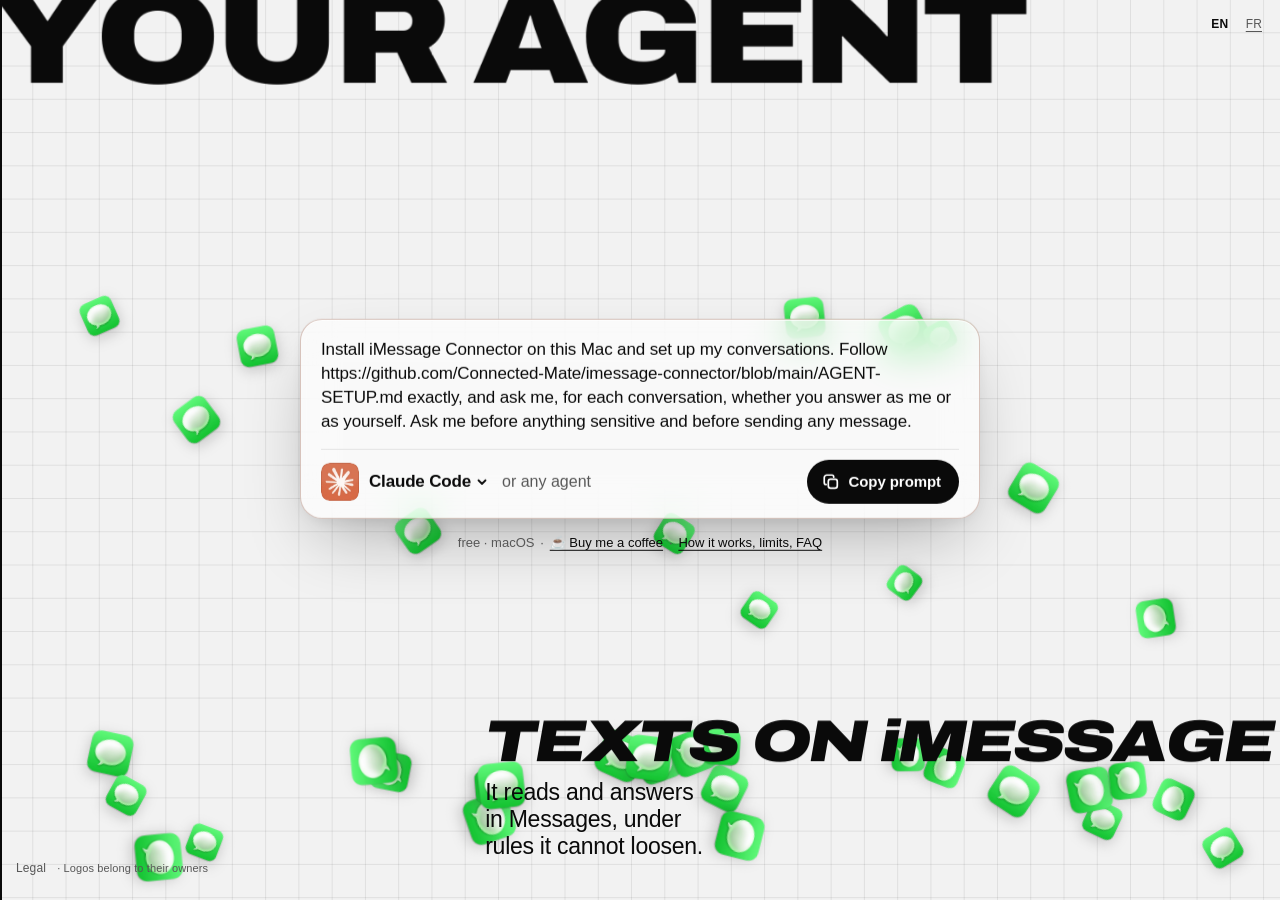
<file: docs/index.html>
<!DOCTYPE html>
<html lang="en" class="no-js">
<head>
<meta charset="utf-8">
<meta name="viewport" content="width=device-width, initial-scale=1, viewport-fit=cover">
<title>iMessage Connector — your coding agent texts you</title>
<meta name="description" content="Connect Claude Code, Codex or any MCP agent to Messages on your Mac. It texts you when a job is done and answers only under rules you set. Free.">
<meta name="color-scheme" content="light">
<link rel="canonical" href="https://connected-mate.github.io/imessage-connector/">
<link rel="alternate" hreflang="fr" href="https://connected-mate.github.io/imessage-connector/fr/">
<link rel="alternate" hreflang="en" href="https://connected-mate.github.io/imessage-connector/">
<link rel="alternate" hreflang="x-default" href="https://connected-mate.github.io/imessage-connector/">
<link rel="icon" href="assets/favicon-32.png" sizes="32x32" type="image/png">
<link rel="icon" href="assets/favicon-16.png" sizes="16x16" type="image/png">
<link rel="icon" href="assets/icon-192.png" sizes="192x192" type="image/png">
<link rel="apple-touch-icon" href="assets/apple-touch-icon.png">
<link rel="manifest" href="site.webmanifest">
<meta property="og:type" content="website">
<meta property="og:site_name" content="iMessage Connector">
<meta property="og:locale" content="en_US">
<meta property="og:locale:alternate" content="fr_FR">
<meta property="og:url" content="https://connected-mate.github.io/imessage-connector/">
<meta property="og:title" content="iMessage Connector — your coding agent texts you">
<meta property="og:description" content="Connect Claude Code, Codex or any MCP agent to Messages on your Mac. It texts you when a job is done and answers only under rules you set. Free.">
<meta property="og:image" content="https://connected-mate.github.io/imessage-connector/assets/og.jpg">
<meta property="og:image:width" content="1200">
<meta property="og:image:height" content="630">
<meta property="og:image:alt" content="iMessage Connector: “Your agent texts on iMessage”, with the setup prompt to copy into your coding agent">
<meta name="twitter:card" content="summary_large_image">
<meta name="twitter:title" content="iMessage Connector — your coding agent texts you">
<meta name="twitter:description" content="Connect Claude Code, Codex or any MCP agent to Messages on your Mac. It texts you when a job is done and answers only under rules you set. Free.">
<meta name="twitter:image" content="https://connected-mate.github.io/imessage-connector/assets/og.jpg">
<link rel="preload" href="assets/fonts/archivo-black.woff2" as="font" type="font/woff2" crossorigin>
<link rel="preload" href="assets/fonts/archivo-black-expanded-italic.woff2" as="font" type="font/woff2" crossorigin>
<link rel="stylesheet" href="style.css">
<script>
document.documentElement.classList.replace('no-js', 'js');
try {
  var pick = localStorage.getItem('imessage-connector-lang');
  if (!pick && !/^en/i.test(navigator.language || '')) { pick = 'fr'; localStorage.setItem('imessage-connector-lang', pick); }
  if (pick === 'fr') location.replace('fr/' + location.search + location.hash);
} catch (e) {}
</script>
<script type="application/ld+json">
{
  "@context": "https://schema.org",
  "@type": "SoftwareApplication",
  "name": "iMessage Connector",
  "applicationCategory": "DeveloperApplication",
  "operatingSystem": "macOS",
  "description": "Connect Claude Code, Codex or any MCP agent to Messages on your Mac. It texts you when a job is done and answers only under rules you set. Free.",
  "url": "https://connected-mate.github.io/imessage-connector/",
  "image": "https://connected-mate.github.io/imessage-connector/assets/og.jpg",
  "inLanguage": [
    "fr",
    "en"
  ],
  "isAccessibleForFree": true,
  "publisher": {
    "@type": "Organization",
    "name": "Connected Mate",
    "url": "https://connectedmate.com"
  },
  "author": {
    "@type": "Person",
    "name": "Alexandre Cormeraie",
    "url": "https://cormeraie.fr"
  },
  "offers": {
    "@type": "Offer",
    "price": "0",
    "priceCurrency": "EUR",
    "availability": "https://schema.org/InStock"
  },
  "license": "https://opensource.org/licenses/MIT",
  "codeRepository": "https://github.com/Connected-Mate/imessage-connector",
  "softwareRequirements": "Node.js 22.13 or later",
  "downloadUrl": "https://github.com/Connected-Mate/imessage-connector"
}
</script>
<meta name="theme-color" content="#f2f2f2">
</head>
<body>
<script>(function(h){try{if(/[?&]rm=1\b/.test(location.search)||matchMedia("(prefers-reduced-motion: reduce)").matches)return;h.classList.add("intro");window.__icIntroSafety=setTimeout(function(){h.classList.remove("intro")},4000)}catch(e){}})(document.documentElement)</script>
<a class="skip" href="#agent">Skip to the prompt</a>
<nav class="chrome chrome--lang" aria-label="Language"><span aria-current="true">EN</span> <a href="fr/" hreflang="fr" lang="fr" data-lang="fr" aria-label="Lire en français">FR</a></nav>
<main class="stage" style="--agent:#B06046;--agent2:#BE5837">
  <h1 class="hl"><span class="hl__top">YOUR AGENT</span><span class="sr-only"> TEXTS ON iMESSAGE</span></h1>
  <div class="center">
    <section class="pill" id="agent" aria-label="Copy the setup prompt">
      <p class="pill__prompt"><code data-prompt>Install iMessage Connector on this Mac and set up my conversations. Follow https://github.com/Connected-Mate/imessage-connector/blob/main/AGENT-SETUP.md exactly, and ask me, for each conversation, whether you answer as me or as yourself. Ask me before anything sensitive and before sending any message.</code></p>
      <hr class="pill__rule">
      <div class="pill__row">
        <span class="thumb" data-thumb aria-hidden="true"><picture><source srcset="assets/icons/tile/claude-code.webp" type="image/webp"><img src="assets/icons/tile/claude-code.png" alt="" width="38" height="38" decoding="async"></picture></span>
        <div class="picker" data-picker>
          <span class="sr-only" id="picker-label">Agent you will paste it into</span>
          <button class="picker__btn" type="button" aria-haspopup="listbox" aria-expanded="false" aria-controls="agents" aria-labelledby="picker-label picker-value"><span id="picker-value" data-picker-label>Claude Code</span><svg viewBox="0 0 12 12" aria-hidden="true" focusable="false"><path d="M2.5 4.5 6 8l3.5-3.5" fill="none" stroke="currentColor" stroke-width="1.8" stroke-linecap="round" stroke-linejoin="round"/></svg></button>
          <ul class="list" id="agents" role="listbox" tabindex="-1" aria-labelledby="picker-label" hidden><li role="option" id="ag-0" data-name="Claude Code" data-accent="#B06046" data-accent2="#BE5837" style="--i:0;--a:#B06046" aria-selected="true" class="opt"><span class="thumb" aria-hidden="true"><picture><source srcset="assets/icons/tile/claude-code.webp" type="image/webp"><img src="assets/icons/tile/claude-code.png" alt="" width="38" height="38" decoding="async"></picture></span><span class="opt__name">Claude Code</span></li><li role="option" id="ag-1" data-name="Codex" data-accent="#4C6BE7" data-accent2="#374CFF" style="--i:1;--a:#4C6BE7" aria-selected="false" class="opt"><span class="thumb" aria-hidden="true"><picture><source srcset="assets/icons/tile/codex.webp" type="image/webp"><img src="assets/icons/tile/codex.png" alt="" width="38" height="38" decoding="async"></picture></span><span class="opt__name">Codex</span></li><li role="option" id="ag-2" data-name="OpenCode" data-accent="#343432" data-accent2="#767675" style="--i:2;--a:#343432" aria-selected="false" class="opt"><span class="thumb" aria-hidden="true"><picture><source srcset="assets/icons/tile/opencode.webp" type="image/webp"><img src="assets/icons/tile/opencode.png" alt="" width="38" height="38" decoding="async"></picture></span><span class="opt__name">OpenCode</span></li><li role="option" id="ag-3" data-name="Kimi" data-accent="#2B77CF" data-accent2="#002E58" style="--i:3;--a:#2B77CF" aria-selected="false" class="opt"><span class="thumb" aria-hidden="true"><picture><source srcset="assets/icons/tile/kimi.webp" type="image/webp"><img src="assets/icons/tile/kimi.png" alt="" width="38" height="38" decoding="async"></picture></span><span class="opt__name">Kimi</span></li><li role="option" id="ag-4" data-name="Cursor" data-accent="#14120B" data-accent2="#777673" style="--i:4;--a:#14120B" aria-selected="false" class="opt"><span class="thumb" aria-hidden="true"><picture><source srcset="assets/icons/tile/cursor.webp" type="image/webp"><img src="assets/icons/tile/cursor.png" alt="" width="38" height="38" decoding="async"></picture></span><span class="opt__name">Cursor</span></li><li role="option" id="ag-5" data-name="Gemini CLI" data-accent="#2774D9" data-accent2="#7B6ABE" style="--i:5;--a:#2774D9" aria-selected="false" class="opt"><span class="thumb" aria-hidden="true"><picture><source srcset="assets/icons/tile/gemini-cli.webp" type="image/webp"><img src="assets/icons/tile/gemini-cli.png" alt="" width="38" height="38" decoding="async"></picture></span><span class="opt__name">Gemini CLI</span></li><li role="option" id="ag-6" data-name="Antigravity" data-accent="#BE573B" data-accent2="#3B76CC" style="--i:6;--a:#BE573B" aria-selected="false" class="opt"><span class="thumb" aria-hidden="true"><picture><source srcset="assets/icons/tile/antigravity.webp" type="image/webp"><img src="assets/icons/tile/antigravity.png" alt="" width="38" height="38" decoding="async"></picture></span><span class="opt__name">Antigravity</span></li><li role="option" id="ag-7" data-name="Copilot" data-accent="#2B2B2B" data-accent2="#767676" style="--i:7;--a:#2B2B2B" aria-selected="false" class="opt"><span class="thumb" aria-hidden="true"><picture><source srcset="assets/icons/tile/copilot.webp" type="image/webp"><img src="assets/icons/tile/copilot.png" alt="" width="38" height="38" decoding="async"></picture></span><span class="opt__name">Copilot</span></li><li role="option" id="ag-8" data-name="Windsurf" data-accent="#0B100F" data-accent2="#0C857A" style="--i:8;--a:#0B100F" aria-selected="false" class="opt"><span class="thumb" aria-hidden="true"><picture><source srcset="assets/icons/tile/windsurf.webp" type="image/webp"><img src="assets/icons/tile/windsurf.png" alt="" width="38" height="38" decoding="async"></picture></span><span class="opt__name">Windsurf</span></li></ul>
        </div>
        <span class="or">or any agent</span>
        <span class="spacer"></span>
        <button class="go" type="button" data-copy="Install iMessage Connector on this Mac and set up my conversations. Follow https://github.com/Connected-Mate/imessage-connector/blob/main/AGENT-SETUP.md exactly, and ask me, for each conversation, whether you answer as me or as yourself. Ask me before anything sensitive and before sending any message." data-copied="Copied — paste it into {agent}" data-manual="Selected — press {key}" data-manual-touch="Selected — tap Copy"><svg class="i-up" viewBox="0 0 20 20" aria-hidden="true" focusable="false"><rect x="7" y="7" width="10" height="10" rx="2.6" fill="none" stroke="currentColor" stroke-width="1.9"/><path d="M13 4.6V4.4A1.9 1.9 0 0 0 11.1 2.5H5.4A2.9 2.9 0 0 0 2.5 5.4v5.7a1.9 1.9 0 0 0 1.9 1.9h.2" fill="none" stroke="currentColor" stroke-width="1.9" stroke-linecap="round"/></svg><svg class="i-ok" viewBox="0 0 20 20" aria-hidden="true" focusable="false"><path d="M4.5 10.5 8.3 14.2 15.5 6.3" fill="none" stroke="currentColor" stroke-width="2.4" stroke-linecap="round" stroke-linejoin="round"/></svg><span class="go__label">Copy prompt</span><span class="go__ok">Copied</span></button>
      </div>
    </section>
    <p class="meta">free · macOS<span class="dot" aria-hidden="true">·</span><a href="https://revolut.me/alexcormeraie" rel="noopener">☕ Buy me a coffee</a><span class="dot" aria-hidden="true">·</span><a href="more.html">How it works, limits, FAQ</a></p>
    <p class="toast" role="status" aria-live="polite" data-toast></p>
  </div>
  <div class="foot">
    <p class="hl hl__bottom" aria-hidden="true">TEXTS ON iMESSAGE</p>
    <p class="sub">It reads and answers in Messages, under rules it cannot loosen.</p>
  </div>
</main>
<div class="trail" data-trail="assets/trail-imessage/" aria-hidden="true"></div>
<p class="chrome chrome--legal"><a href="https://connectedmate.com/en/legal/">Legal</a><span class="credits" title="iMessage, Messages and the app icons shown are trademarks of their owners, used only to identify compatible tools."> · Logos belong to their owners</span></p>
<script src="site.js" defer></script>
<script src="trail.js" defer></script>
<div data-heart data-href="https://revolut.me/alexcormeraie" data-text="Want to buy me a coffee? Thanks so much! ☕" data-close="Close" data-label="A thank-you note" data-img="assets/trail-imessage/" hidden></div>
<script src="intro.js" defer></script>
<script src="heart.js" defer></script>
</body>
</html>
</file>
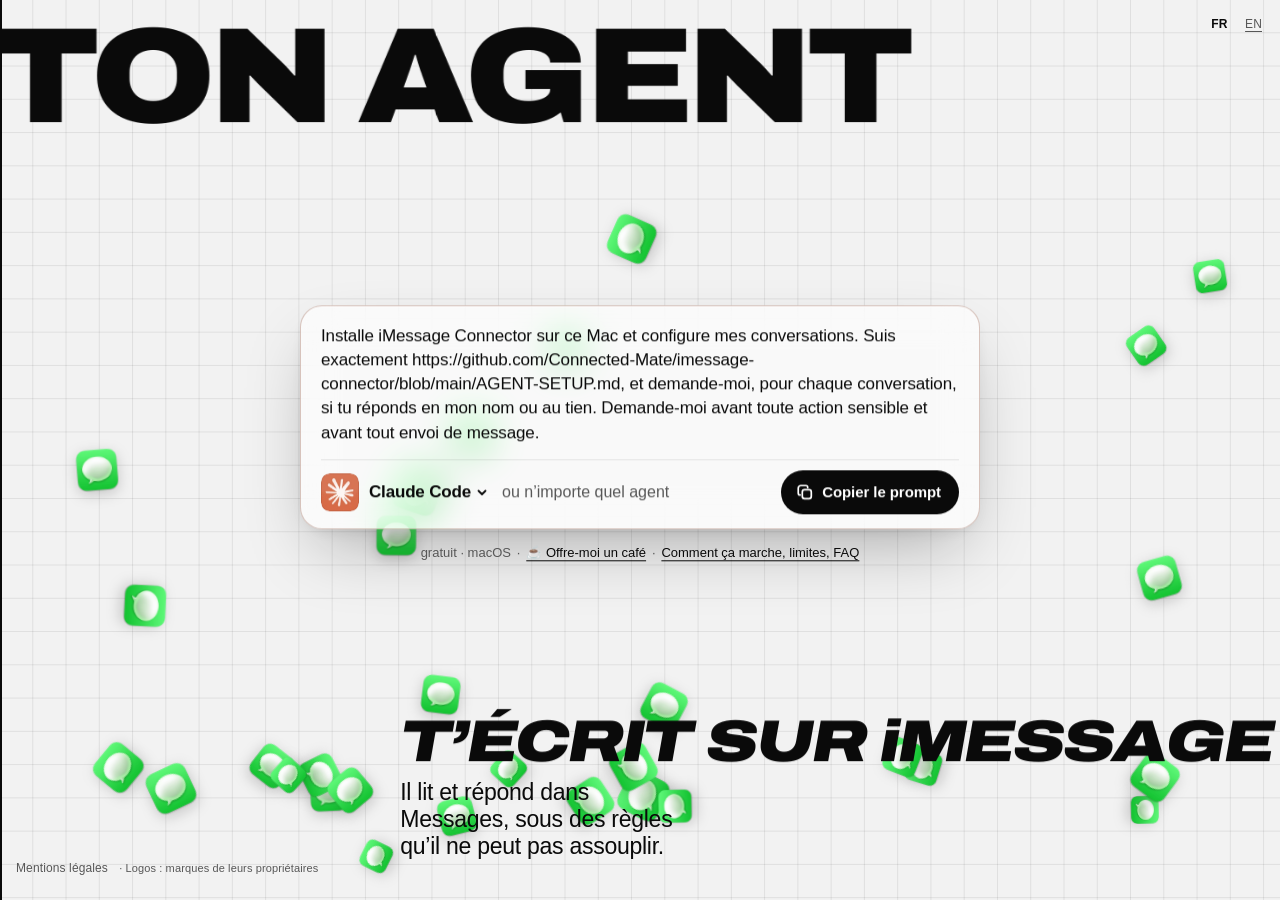
<file: docs/fr/index.html>
<!DOCTYPE html>
<html lang="fr" class="no-js">
<head>
<meta charset="utf-8">
<meta name="viewport" content="width=device-width, initial-scale=1, viewport-fit=cover">
<title>iMessage Connector — ton agent de code t’écrit</title>
<meta name="description" content="Relie Claude Code, Codex ou tout agent MCP à Messages sur ton Mac. Il t’écrit quand c’est fini et ne répond que selon tes règles. Gratuit.">
<meta name="color-scheme" content="light">
<link rel="canonical" href="https://connected-mate.github.io/imessage-connector/fr/">
<link rel="alternate" hreflang="fr" href="https://connected-mate.github.io/imessage-connector/fr/">
<link rel="alternate" hreflang="en" href="https://connected-mate.github.io/imessage-connector/">
<link rel="alternate" hreflang="x-default" href="https://connected-mate.github.io/imessage-connector/">
<link rel="icon" href="../assets/favicon-32.png" sizes="32x32" type="image/png">
<link rel="icon" href="../assets/favicon-16.png" sizes="16x16" type="image/png">
<link rel="icon" href="../assets/icon-192.png" sizes="192x192" type="image/png">
<link rel="apple-touch-icon" href="../assets/apple-touch-icon.png">
<link rel="manifest" href="../site.webmanifest">
<meta property="og:type" content="website">
<meta property="og:site_name" content="iMessage Connector">
<meta property="og:locale" content="fr_FR">
<meta property="og:locale:alternate" content="en_US">
<meta property="og:url" content="https://connected-mate.github.io/imessage-connector/fr/">
<meta property="og:title" content="iMessage Connector — ton agent de code t’écrit">
<meta property="og:description" content="Relie Claude Code, Codex ou tout agent MCP à Messages sur ton Mac. Il t’écrit quand c’est fini et ne répond que selon tes règles. Gratuit.">
<meta property="og:image" content="https://connected-mate.github.io/imessage-connector/assets/og-fr.jpg">
<meta property="og:image:width" content="1200">
<meta property="og:image:height" content="630">
<meta property="og:image:alt" content="iMessage Connector : « Ton agent t’écrit sur iMessage », avec le prompt d’installation à copier dans ton agent de code">
<meta name="twitter:card" content="summary_large_image">
<meta name="twitter:title" content="iMessage Connector — ton agent de code t’écrit">
<meta name="twitter:description" content="Relie Claude Code, Codex ou tout agent MCP à Messages sur ton Mac. Il t’écrit quand c’est fini et ne répond que selon tes règles. Gratuit.">
<meta name="twitter:image" content="https://connected-mate.github.io/imessage-connector/assets/og-fr.jpg">
<link rel="preload" href="../assets/fonts/archivo-black.woff2" as="font" type="font/woff2" crossorigin>
<link rel="preload" href="../assets/fonts/archivo-black-expanded-italic.woff2" as="font" type="font/woff2" crossorigin>
<link rel="stylesheet" href="../style.css">
<script>
document.documentElement.classList.replace('no-js', 'js');
</script>
<script type="application/ld+json">
{
  "@context": "https://schema.org",
  "@type": "SoftwareApplication",
  "name": "iMessage Connector",
  "applicationCategory": "DeveloperApplication",
  "operatingSystem": "macOS",
  "description": "Relie Claude Code, Codex ou tout agent MCP à Messages sur ton Mac. Il t’écrit quand c’est fini et ne répond que selon tes règles. Gratuit.",
  "url": "https://connected-mate.github.io/imessage-connector/fr/",
  "image": "https://connected-mate.github.io/imessage-connector/assets/og-fr.jpg",
  "inLanguage": [
    "fr",
    "en"
  ],
  "isAccessibleForFree": true,
  "publisher": {
    "@type": "Organization",
    "name": "Connected Mate",
    "url": "https://connectedmate.com"
  },
  "author": {
    "@type": "Person",
    "name": "Alexandre Cormeraie",
    "url": "https://cormeraie.fr"
  },
  "offers": {
    "@type": "Offer",
    "price": "0",
    "priceCurrency": "EUR",
    "availability": "https://schema.org/InStock"
  },
  "license": "https://opensource.org/licenses/MIT",
  "codeRepository": "https://github.com/Connected-Mate/imessage-connector",
  "softwareRequirements": "Node.js 22.13 ou plus récent",
  "downloadUrl": "https://github.com/Connected-Mate/imessage-connector"
}
</script>
<meta name="theme-color" content="#f2f2f2">
</head>
<body>
<script>(function(h){try{if(/[?&]rm=1\b/.test(location.search)||matchMedia("(prefers-reduced-motion: reduce)").matches)return;h.classList.add("intro");window.__icIntroSafety=setTimeout(function(){h.classList.remove("intro")},4000)}catch(e){}})(document.documentElement)</script>
<a class="skip" href="#agent">Aller au prompt</a>
<nav class="chrome chrome--lang" aria-label="Langue"><span aria-current="true">FR</span> <a href="../" hreflang="en" lang="en" data-lang="en" aria-label="Read in English">EN</a></nav>
<main class="stage" style="--agent:#B06046;--agent2:#BE5837">
  <h1 class="hl"><span class="hl__top">TON AGENT</span><span class="sr-only"> T’ÉCRIT SUR iMESSAGE</span></h1>
  <div class="center">
    <section class="pill" id="agent" aria-label="Copier le prompt d’installation">
      <p class="pill__prompt"><code data-prompt>Installe iMessage Connector sur ce Mac et configure mes conversations. Suis exactement https://github.com/Connected-Mate/imessage-connector/blob/main/AGENT-SETUP.md, et demande-moi, pour chaque conversation, si tu réponds en mon nom ou au tien. Demande-moi avant toute action sensible et avant tout envoi de message.</code></p>
      <hr class="pill__rule">
      <div class="pill__row">
        <span class="thumb" data-thumb aria-hidden="true"><picture><source srcset="../assets/icons/tile/claude-code.webp" type="image/webp"><img src="../assets/icons/tile/claude-code.png" alt="" width="38" height="38" decoding="async"></picture></span>
        <div class="picker" data-picker>
          <span class="sr-only" id="picker-label">L’agent dans lequel tu vas le coller</span>
          <button class="picker__btn" type="button" aria-haspopup="listbox" aria-expanded="false" aria-controls="agents" aria-labelledby="picker-label picker-value"><span id="picker-value" data-picker-label>Claude Code</span><svg viewBox="0 0 12 12" aria-hidden="true" focusable="false"><path d="M2.5 4.5 6 8l3.5-3.5" fill="none" stroke="currentColor" stroke-width="1.8" stroke-linecap="round" stroke-linejoin="round"/></svg></button>
          <ul class="list" id="agents" role="listbox" tabindex="-1" aria-labelledby="picker-label" hidden><li role="option" id="ag-0" data-name="Claude Code" data-accent="#B06046" data-accent2="#BE5837" style="--i:0;--a:#B06046" aria-selected="true" class="opt"><span class="thumb" aria-hidden="true"><picture><source srcset="../assets/icons/tile/claude-code.webp" type="image/webp"><img src="../assets/icons/tile/claude-code.png" alt="" width="38" height="38" decoding="async"></picture></span><span class="opt__name">Claude Code</span></li><li role="option" id="ag-1" data-name="Codex" data-accent="#4C6BE7" data-accent2="#374CFF" style="--i:1;--a:#4C6BE7" aria-selected="false" class="opt"><span class="thumb" aria-hidden="true"><picture><source srcset="../assets/icons/tile/codex.webp" type="image/webp"><img src="../assets/icons/tile/codex.png" alt="" width="38" height="38" decoding="async"></picture></span><span class="opt__name">Codex</span></li><li role="option" id="ag-2" data-name="OpenCode" data-accent="#343432" data-accent2="#767675" style="--i:2;--a:#343432" aria-selected="false" class="opt"><span class="thumb" aria-hidden="true"><picture><source srcset="../assets/icons/tile/opencode.webp" type="image/webp"><img src="../assets/icons/tile/opencode.png" alt="" width="38" height="38" decoding="async"></picture></span><span class="opt__name">OpenCode</span></li><li role="option" id="ag-3" data-name="Kimi" data-accent="#2B77CF" data-accent2="#002E58" style="--i:3;--a:#2B77CF" aria-selected="false" class="opt"><span class="thumb" aria-hidden="true"><picture><source srcset="../assets/icons/tile/kimi.webp" type="image/webp"><img src="../assets/icons/tile/kimi.png" alt="" width="38" height="38" decoding="async"></picture></span><span class="opt__name">Kimi</span></li><li role="option" id="ag-4" data-name="Cursor" data-accent="#14120B" data-accent2="#777673" style="--i:4;--a:#14120B" aria-selected="false" class="opt"><span class="thumb" aria-hidden="true"><picture><source srcset="../assets/icons/tile/cursor.webp" type="image/webp"><img src="../assets/icons/tile/cursor.png" alt="" width="38" height="38" decoding="async"></picture></span><span class="opt__name">Cursor</span></li><li role="option" id="ag-5" data-name="Gemini CLI" data-accent="#2774D9" data-accent2="#7B6ABE" style="--i:5;--a:#2774D9" aria-selected="false" class="opt"><span class="thumb" aria-hidden="true"><picture><source srcset="../assets/icons/tile/gemini-cli.webp" type="image/webp"><img src="../assets/icons/tile/gemini-cli.png" alt="" width="38" height="38" decoding="async"></picture></span><span class="opt__name">Gemini CLI</span></li><li role="option" id="ag-6" data-name="Antigravity" data-accent="#BE573B" data-accent2="#3B76CC" style="--i:6;--a:#BE573B" aria-selected="false" class="opt"><span class="thumb" aria-hidden="true"><picture><source srcset="../assets/icons/tile/antigravity.webp" type="image/webp"><img src="../assets/icons/tile/antigravity.png" alt="" width="38" height="38" decoding="async"></picture></span><span class="opt__name">Antigravity</span></li><li role="option" id="ag-7" data-name="Copilot" data-accent="#2B2B2B" data-accent2="#767676" style="--i:7;--a:#2B2B2B" aria-selected="false" class="opt"><span class="thumb" aria-hidden="true"><picture><source srcset="../assets/icons/tile/copilot.webp" type="image/webp"><img src="../assets/icons/tile/copilot.png" alt="" width="38" height="38" decoding="async"></picture></span><span class="opt__name">Copilot</span></li><li role="option" id="ag-8" data-name="Windsurf" data-accent="#0B100F" data-accent2="#0C857A" style="--i:8;--a:#0B100F" aria-selected="false" class="opt"><span class="thumb" aria-hidden="true"><picture><source srcset="../assets/icons/tile/windsurf.webp" type="image/webp"><img src="../assets/icons/tile/windsurf.png" alt="" width="38" height="38" decoding="async"></picture></span><span class="opt__name">Windsurf</span></li></ul>
        </div>
        <span class="or">ou n’importe quel agent</span>
        <span class="spacer"></span>
        <button class="go" type="button" data-copy="Installe iMessage Connector sur ce Mac et configure mes conversations. Suis exactement https://github.com/Connected-Mate/imessage-connector/blob/main/AGENT-SETUP.md, et demande-moi, pour chaque conversation, si tu réponds en mon nom ou au tien. Demande-moi avant toute action sensible et avant tout envoi de message." data-copied="Copié — colle-le dans {agent}" data-manual="Sélectionné — appuie sur {key}" data-manual-touch="Sélectionné — touche Copier"><svg class="i-up" viewBox="0 0 20 20" aria-hidden="true" focusable="false"><rect x="7" y="7" width="10" height="10" rx="2.6" fill="none" stroke="currentColor" stroke-width="1.9"/><path d="M13 4.6V4.4A1.9 1.9 0 0 0 11.1 2.5H5.4A2.9 2.9 0 0 0 2.5 5.4v5.7a1.9 1.9 0 0 0 1.9 1.9h.2" fill="none" stroke="currentColor" stroke-width="1.9" stroke-linecap="round"/></svg><svg class="i-ok" viewBox="0 0 20 20" aria-hidden="true" focusable="false"><path d="M4.5 10.5 8.3 14.2 15.5 6.3" fill="none" stroke="currentColor" stroke-width="2.4" stroke-linecap="round" stroke-linejoin="round"/></svg><span class="go__label">Copier le prompt</span><span class="go__ok">Copié</span></button>
      </div>
    </section>
    <p class="meta">gratuit · macOS<span class="dot" aria-hidden="true">·</span><a href="https://revolut.me/alexcormeraie" rel="noopener">☕ Offre-moi un café</a><span class="dot" aria-hidden="true">·</span><a href="more.html">Comment ça marche, limites, FAQ</a></p>
    <p class="toast" role="status" aria-live="polite" data-toast></p>
  </div>
  <div class="foot">
    <p class="hl hl__bottom" aria-hidden="true">T’ÉCRIT SUR iMESSAGE</p>
    <p class="sub">Il lit et répond dans Messages, sous des règles qu’il ne peut pas assouplir.</p>
  </div>
</main>
<div class="trail" data-trail="../assets/trail-imessage/" aria-hidden="true"></div>
<p class="chrome chrome--legal"><a href="https://connectedmate.com/fr/mentions-legales/">Mentions légales</a><span class="credits" title="iMessage, Messages et les icônes d’apps affichées sont des marques de leurs propriétaires, utilisées seulement pour identifier les outils compatibles."> · Logos : marques de leurs propriétaires</span></p>
<script src="../site.js" defer></script>
<script src="../trail.js" defer></script>
<div data-heart data-href="https://revolut.me/alexcormeraie" data-text="Tu m’offres un café ? Merci beaucoup ! ☕" data-close="Fermer" data-label="Un petit mot de remerciement" data-img="../assets/trail-imessage/" hidden></div>
<script src="../intro.js" defer></script>
<script src="../heart.js" defer></script>
</body>
</html>
</file>
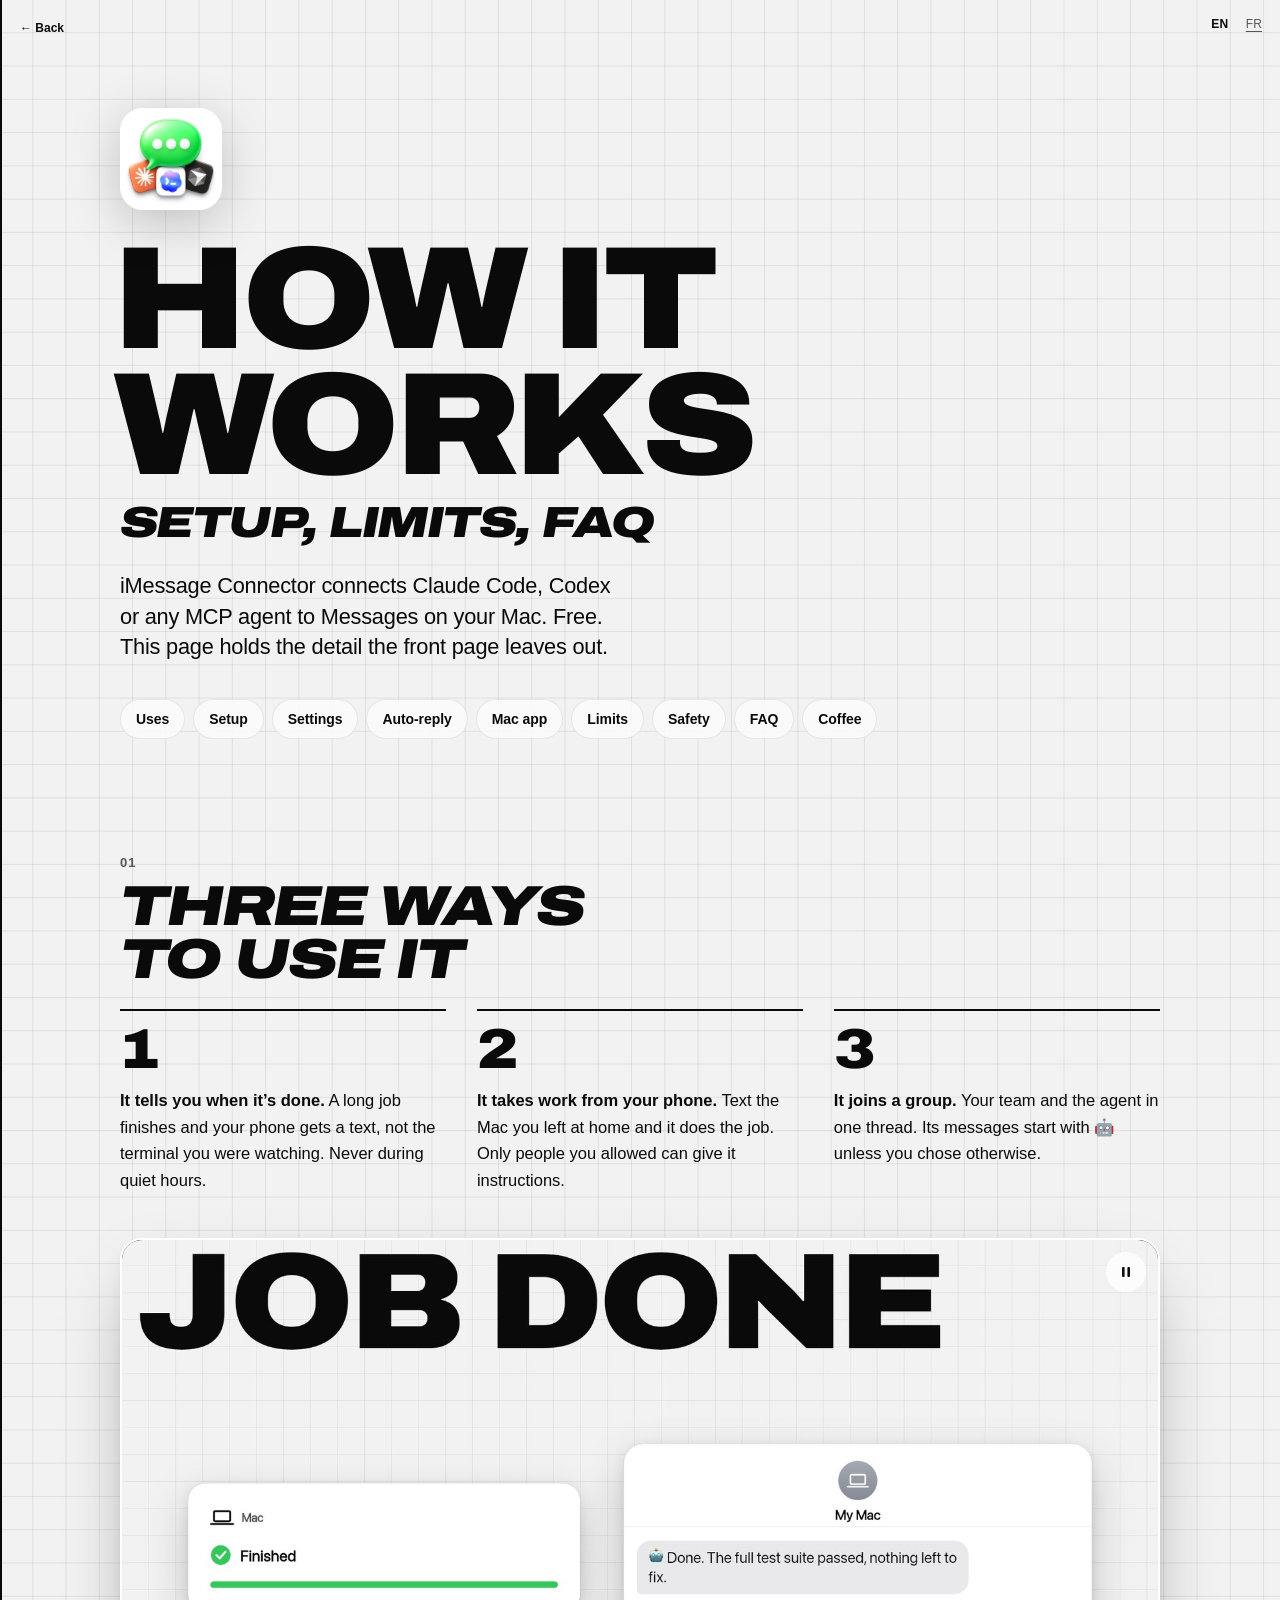
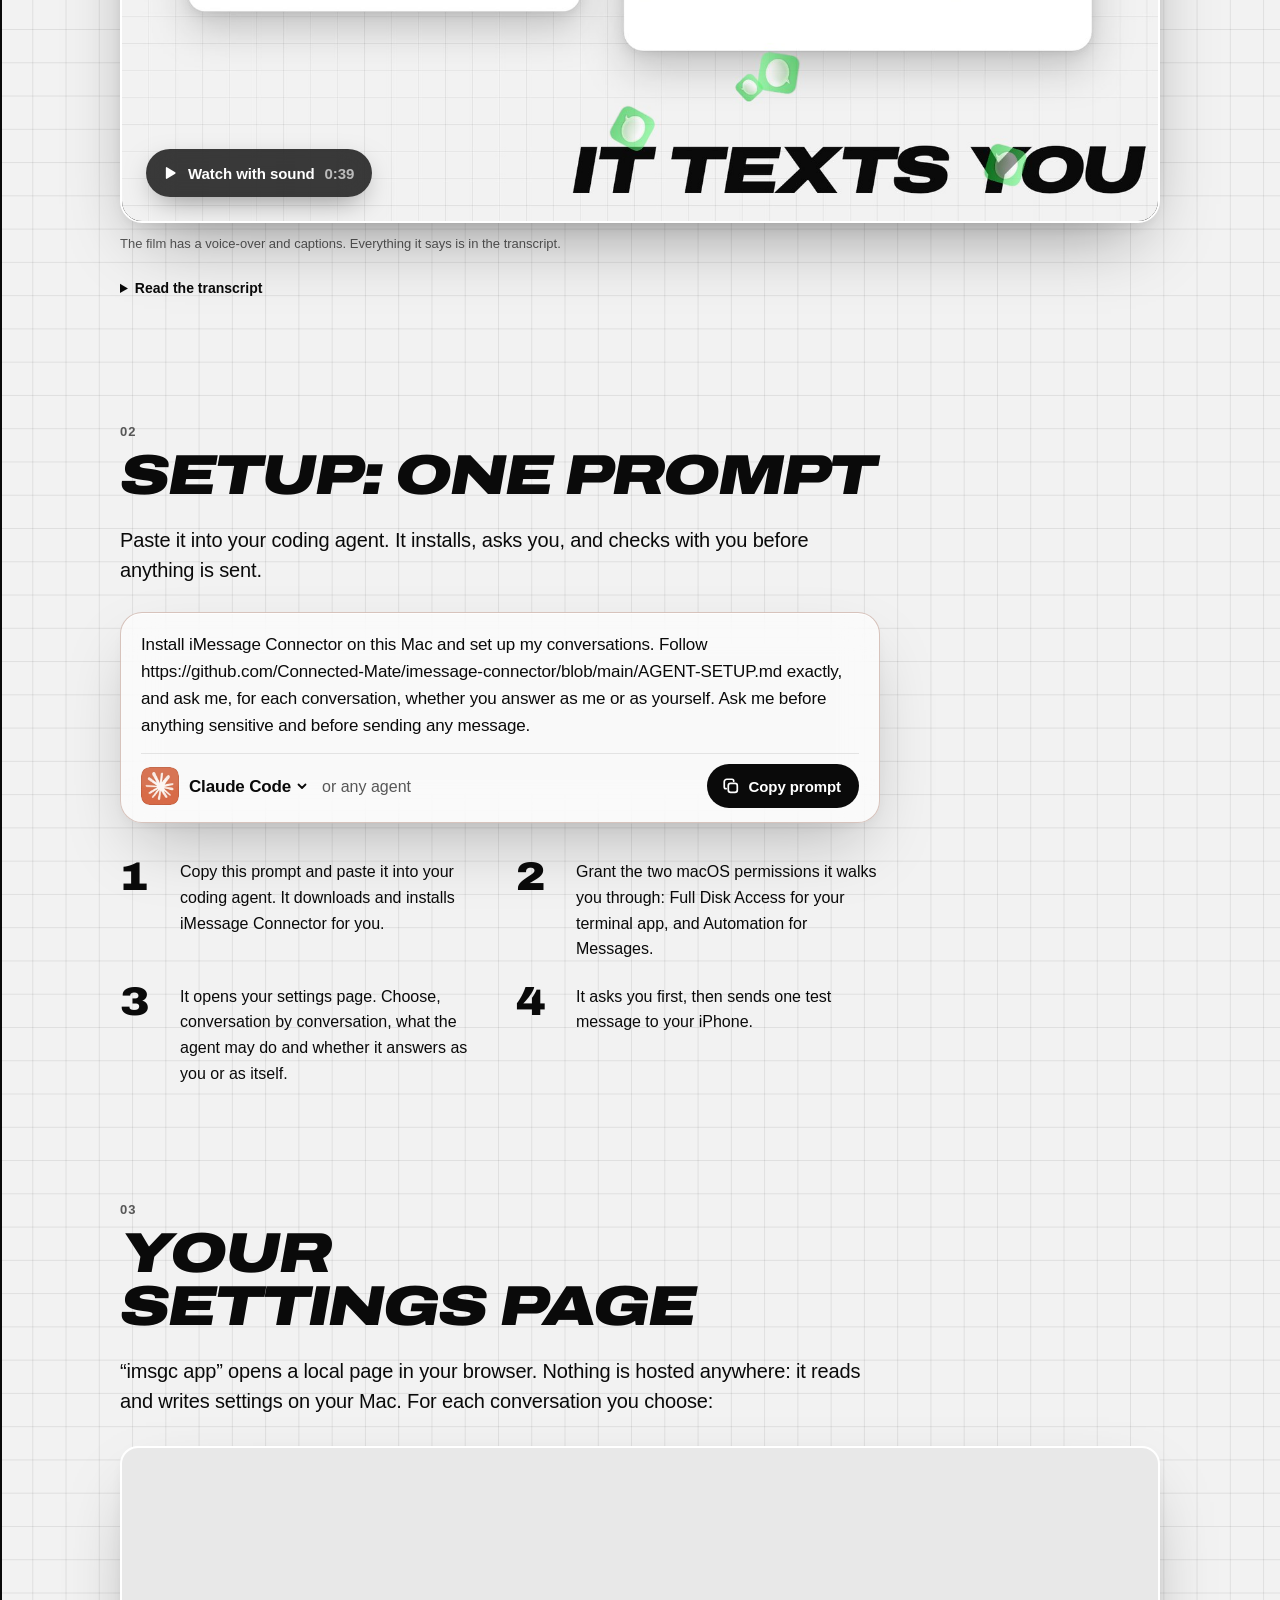
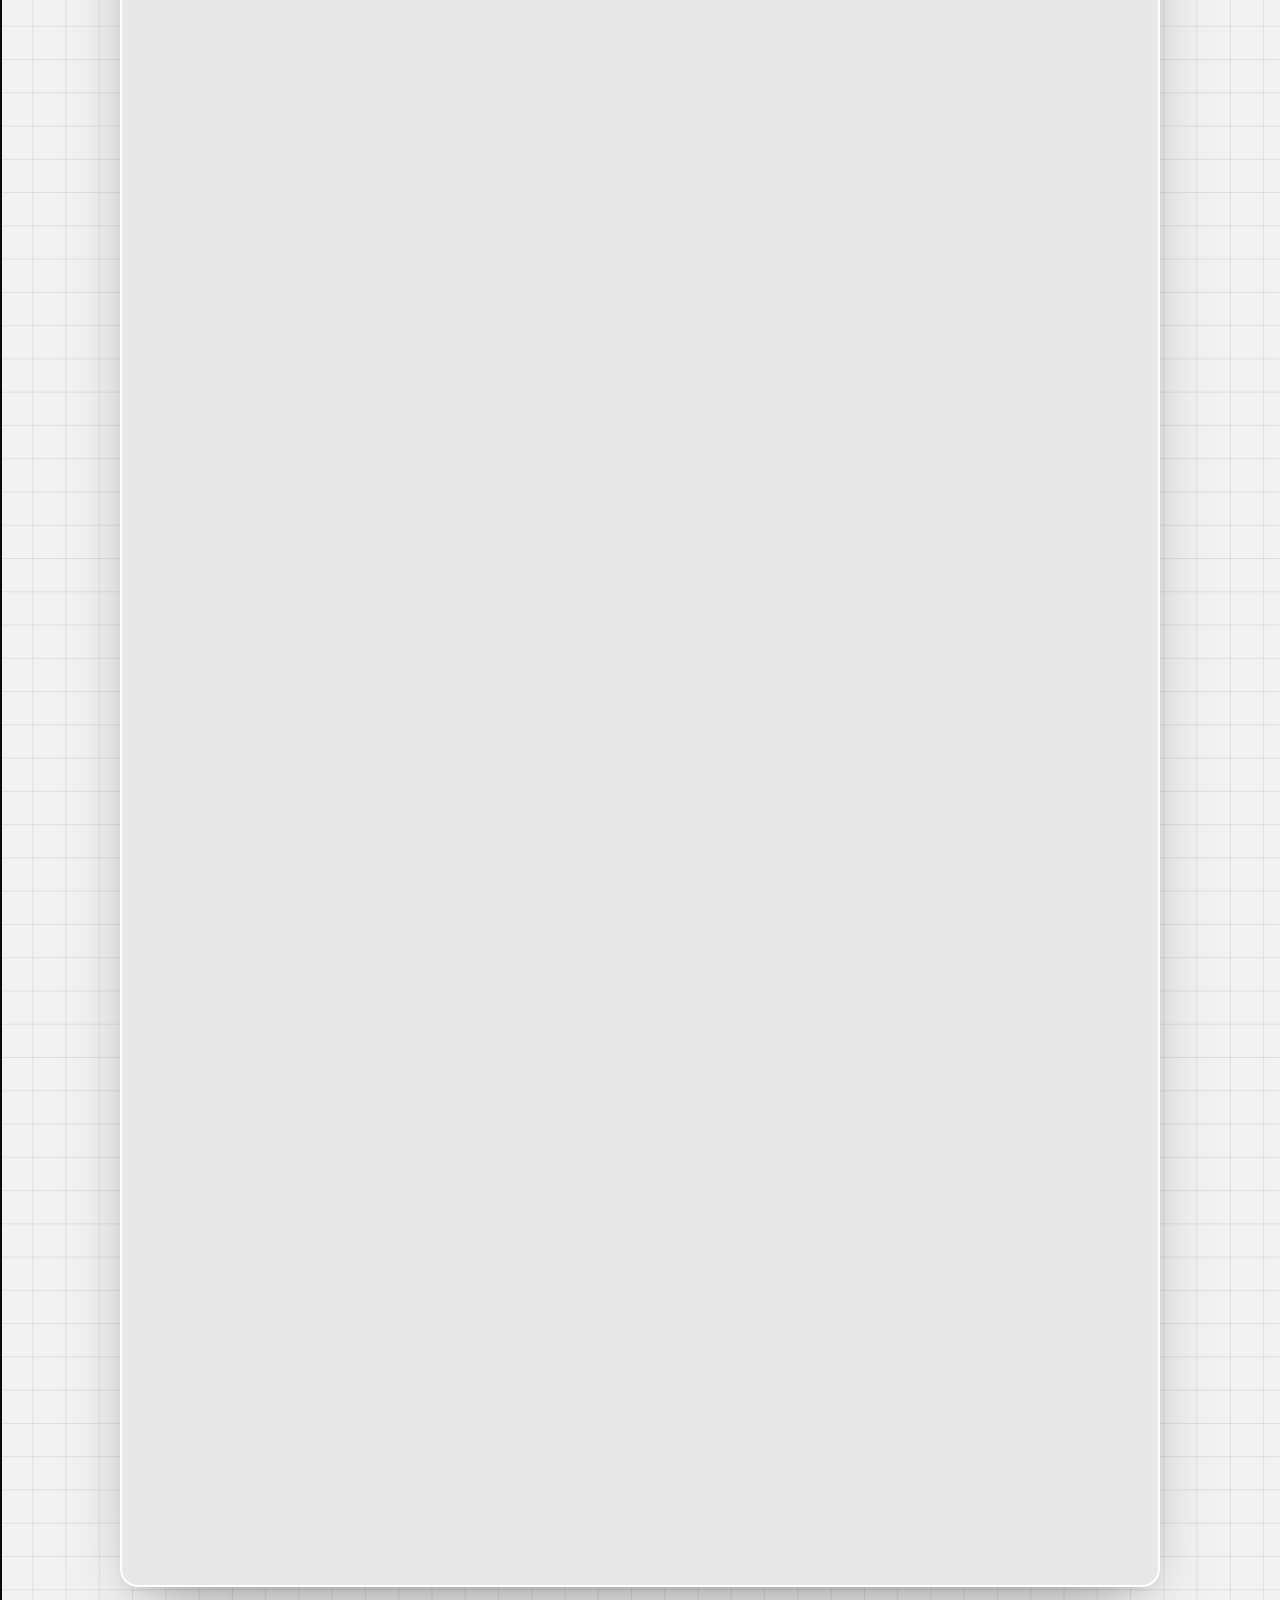
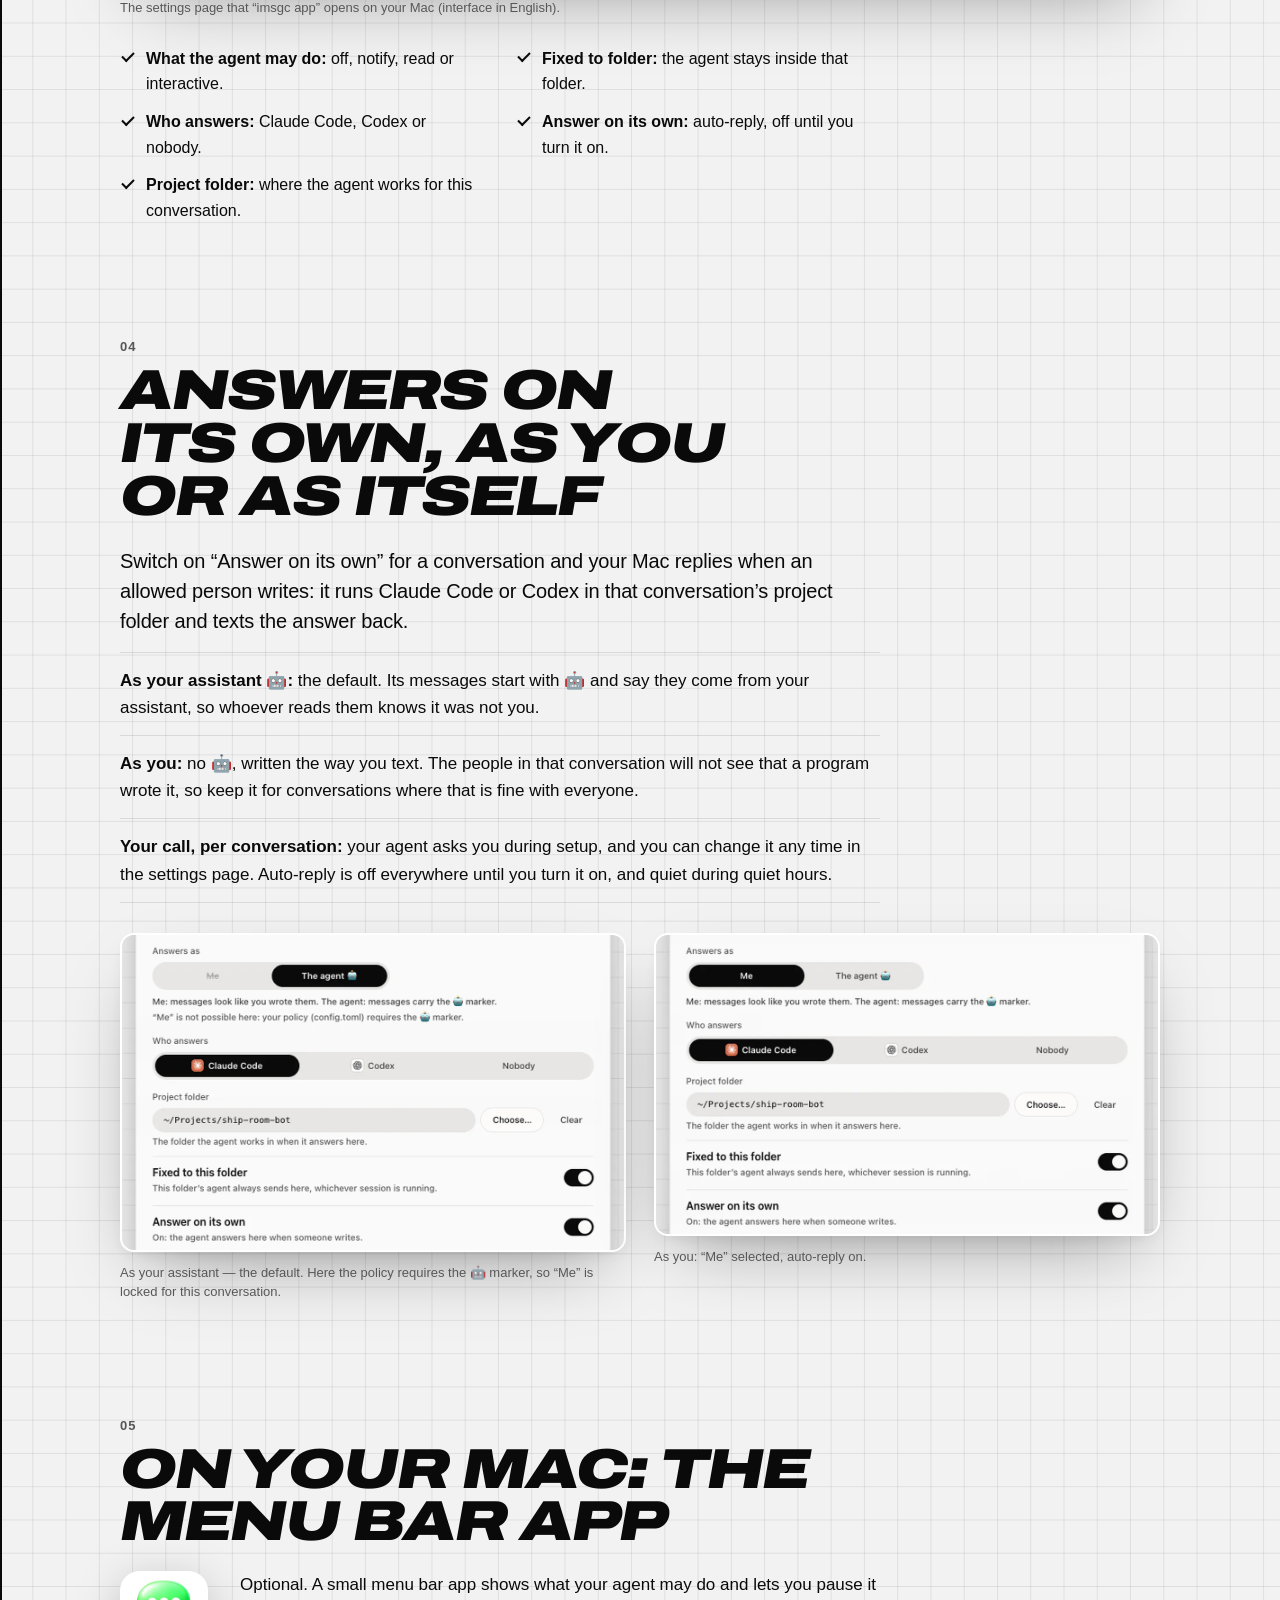
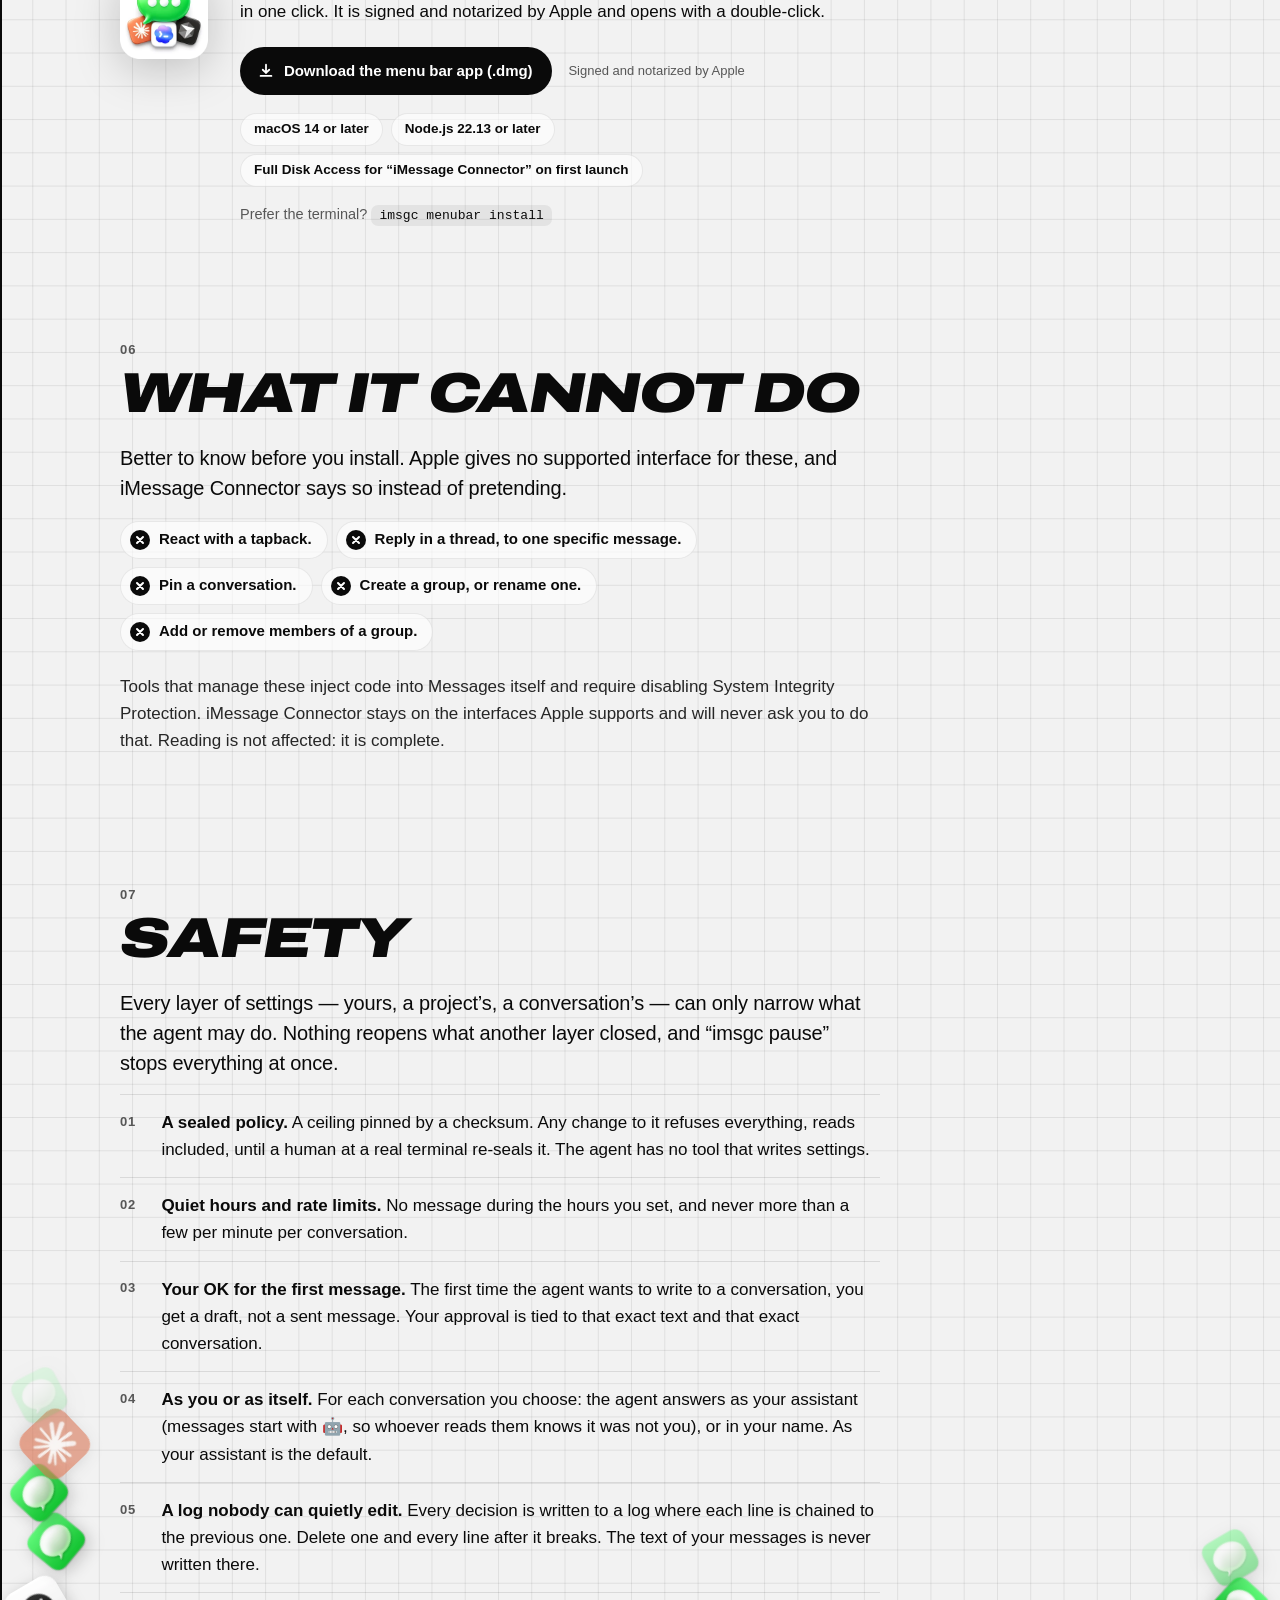
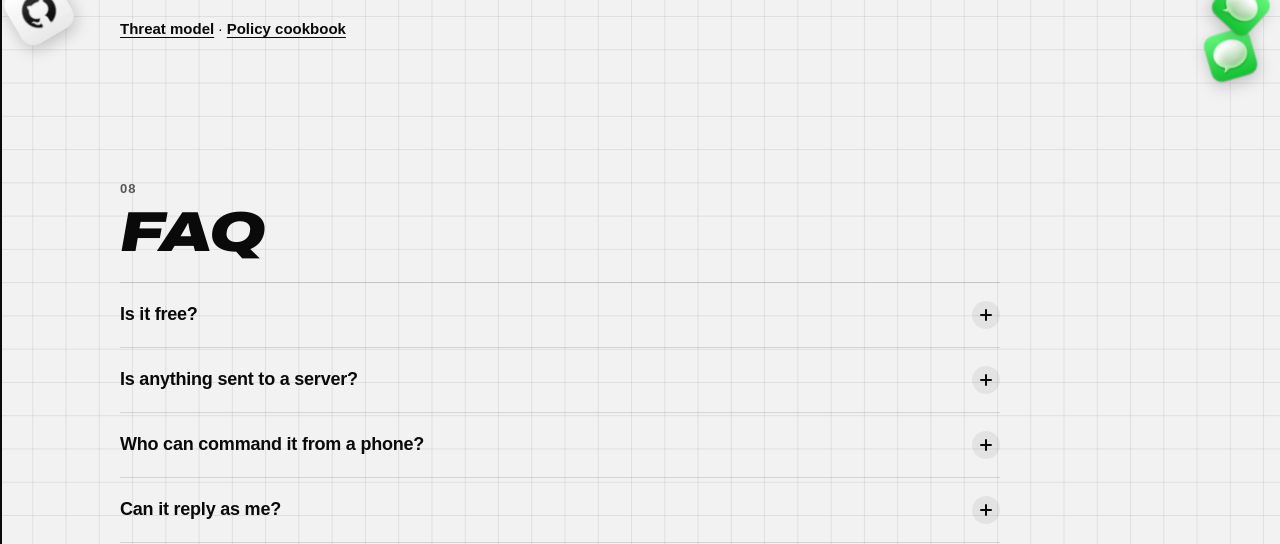
<file: docs/more.html>
<!DOCTYPE html>
<html lang="en" class="no-js">
<head>
<meta charset="utf-8">
<meta name="viewport" content="width=device-width, initial-scale=1, viewport-fit=cover">
<title>How it works, limits, FAQ — iMessage Connector</title>
<meta name="description" content="How iMessage Connector works: setup with your coding agent, the settings page, what it cannot do, the safety rules, and answers to common questions.">
<meta name="color-scheme" content="light">
<link rel="canonical" href="https://connected-mate.github.io/imessage-connector/more.html">
<link rel="alternate" hreflang="fr" href="https://connected-mate.github.io/imessage-connector/fr/more.html">
<link rel="alternate" hreflang="en" href="https://connected-mate.github.io/imessage-connector/more.html">
<link rel="alternate" hreflang="x-default" href="https://connected-mate.github.io/imessage-connector/more.html">
<link rel="icon" href="assets/favicon-32.png" sizes="32x32" type="image/png">
<link rel="icon" href="assets/favicon-16.png" sizes="16x16" type="image/png">
<link rel="icon" href="assets/icon-192.png" sizes="192x192" type="image/png">
<link rel="apple-touch-icon" href="assets/apple-touch-icon.png">
<link rel="manifest" href="site.webmanifest">
<meta property="og:type" content="article">
<meta property="og:site_name" content="iMessage Connector">
<meta property="og:locale" content="en_US">
<meta property="og:locale:alternate" content="fr_FR">
<meta property="og:url" content="https://connected-mate.github.io/imessage-connector/more.html">
<meta property="og:title" content="How it works, limits, FAQ — iMessage Connector">
<meta property="og:description" content="How iMessage Connector works: setup with your coding agent, the settings page, what it cannot do, the safety rules, and answers to common questions.">
<meta property="og:image" content="https://connected-mate.github.io/imessage-connector/assets/og.jpg">
<meta property="og:image:width" content="1200">
<meta property="og:image:height" content="630">
<meta property="og:image:alt" content="iMessage Connector: “Your agent texts on iMessage”, with the setup prompt to copy into your coding agent">
<meta name="twitter:card" content="summary_large_image">
<meta name="twitter:title" content="How it works, limits, FAQ — iMessage Connector">
<meta name="twitter:description" content="How iMessage Connector works: setup with your coding agent, the settings page, what it cannot do, the safety rules, and answers to common questions.">
<meta name="twitter:image" content="https://connected-mate.github.io/imessage-connector/assets/og.jpg">
<link rel="preload" href="assets/fonts/archivo-black.woff2" as="font" type="font/woff2" crossorigin>
<link rel="preload" href="assets/fonts/archivo-black-expanded-italic.woff2" as="font" type="font/woff2" crossorigin>
<link rel="stylesheet" href="style.css">
<script>
document.documentElement.classList.replace('no-js', 'js');
try {
  var pick = localStorage.getItem('imessage-connector-lang');
  if (!pick && !/^en/i.test(navigator.language || '')) { pick = 'fr'; localStorage.setItem('imessage-connector-lang', pick); }
  if (pick === 'fr') location.replace('fr/more.html' + location.search + location.hash);
} catch (e) {}
</script>
<meta name="theme-color" content="#f2f2f2">
<script type="application/ld+json">
{
  "@context": "https://schema.org",
  "@type": "BreadcrumbList",
  "itemListElement": [
    {
      "@type": "ListItem",
      "position": 1,
      "name": "iMessage Connector",
      "item": "https://connected-mate.github.io/imessage-connector/"
    },
    {
      "@type": "ListItem",
      "position": 2,
      "name": "How it works",
      "item": "https://connected-mate.github.io/imessage-connector/more.html"
    }
  ]
}
</script>
<script type="application/ld+json">
{
  "@context": "https://schema.org",
  "@type": "FAQPage",
  "inLanguage": "en",
  "mainEntity": [
    {
      "@type": "Question",
      "name": "Is it free?",
      "acceptedAnswer": {
        "@type": "Answer",
        "text": "Yes. No subscription, no account, no paid tier."
      }
    },
    {
      "@type": "Question",
      "name": "Is anything sent to a server?",
      "acceptedAnswer": {
        "@type": "Answer",
        "text": "Not by iMessage Connector: it has no server of its own. It runs on your Mac, opens the Messages database read-only, and its log never contains the text of your messages. What your agent does with what it reads depends on the agent you use: a cloud model receives what it is given."
      }
    },
    {
      "@type": "Question",
      "name": "Who can command it from a phone?",
      "acceptedAnswer": {
        "@type": "Answer",
        "text": "Only the people you allowed, in a conversation you set up for it. Anyone else’s message is just text, never an instruction, and the log says which check it failed."
      }
    },
    {
      "@type": "Question",
      "name": "Can it reply as me?",
      "acceptedAnswer": {
        "@type": "Answer",
        "text": "Yes, if you choose it, conversation by conversation. During setup your agent asks you, for each conversation: answer as your assistant (messages start with 🤖 and say it is your assistant) or as you (no 🤖, written the way you text). As your assistant is the default. If you pick “as me”, the people in that conversation will not see that a program wrote the message, so keep it for conversations where that is fine with you and with them. You can change it any time in the settings page."
      }
    },
    {
      "@type": "Question",
      "name": "Can it answer on its own while I’m away?",
      "acceptedAnswer": {
        "@type": "Answer",
        "text": "Yes, if you switch it on for a conversation. Your Mac then runs Claude Code or Codex in that conversation’s project folder and texts the answer back, signed 🤖 or in your name, as you chose. Only the people you allowed can trigger it, and it stays quiet during quiet hours. It is off everywhere until you turn it on."
      }
    },
    {
      "@type": "Question",
      "name": "Which agents does it work with?",
      "acceptedAnswer": {
        "@type": "Answer",
        "text": "Any agent that speaks MCP. Claude Code, Codex, OpenCode, Kimi, Cursor, Gemini CLI, Antigravity, Copilot, Windsurf and others. The setup prompt is the same for all of them."
      }
    },
    {
      "@type": "Question",
      "name": "Does it work with SMS or RCS?",
      "acceptedAnswer": {
        "@type": "Answer",
        "text": "It goes through the Messages app on your Mac, so it sees what Messages sees. iMessage works out of the box. SMS only if your Mac receives them through Text Message Forwarding from your iPhone. RCS has not been tested here, so no promise."
      }
    },
    {
      "@type": "Question",
      "name": "Which Mac and which macOS?",
      "acceptedAnswer": {
        "@type": "Answer",
        "text": "A Mac signed in to Messages, with Node 22.13 or later. Tested on macOS 26.6.2. “imsgc doctor” names anything missing on your machine."
      }
    },
    {
      "@type": "Question",
      "name": "How do I stop it or uninstall it?",
      "acceptedAnswer": {
        "@type": "Answer",
        "text": "“imsgc pause” refuses everything immediately; “imsgc resume” lifts it. To remove it entirely, ask your agent: the uninstall steps are in the same guide it used to install."
      }
    },
    {
      "@type": "Question",
      "name": "Why no reactions?",
      "acceptedAnswer": {
        "@type": "Answer",
        "text": "Apple never gave reactions a scripting interface, and driving the Messages window no longer works on recent macOS. Tools that manage it inject code into Messages and require disabling System Integrity Protection; iMessage Connector will not ask you to do that."
      }
    }
  ]
}
</script>
</head>
<body class="more">
<script>(function(h){try{if(/[?&]rm=1\b/.test(location.search)||matchMedia("(prefers-reduced-motion: reduce)").matches)return;h.classList.add("rv");window.__icRevealSafety=setTimeout(function(){h.classList.remove("rv")},4000)}catch(e){}})(document.documentElement)</script>
<a class="skip" href="#content">Skip to content</a>
<nav class="chrome chrome--lang" aria-label="Language"><span aria-current="true">EN</span> <a href="fr/more.html" hreflang="fr" lang="fr" data-lang="fr" aria-label="Lire en français">FR</a></nav>
<a class="back" href="./"><span aria-hidden="true">←</span> Back</a>
<main class="page" id="content">
  <header class="mh" data-reveal>
    <picture class="mh__logo"><source srcset="assets/logo-256.webp" type="image/webp"><img src="assets/logo-256.png" alt="iMessage Connector logo: a green message bubble in front of the Claude Code, Codex and Cursor app icons" width="112" height="112" decoding="async"></picture>
    <h1 class="mh__h1"><span class="mh__a">How it works</span> <span class="mh__b">Setup, limits, FAQ</span></h1>
    <p class="mh__lede">iMessage Connector connects Claude Code, Codex or any MCP agent to Messages on your Mac. Free. This page holds the detail the front page leaves out.</p>
    <nav class="toc" aria-label="On this page"><ul><li><a href="#does">Uses</a></li><li><a href="#setup">Setup</a></li><li><a href="#settings">Settings</a></li><li><a href="#autoreply">Auto-reply</a></li><li><a href="#menubar">Mac app</a></li><li><a href="#cannot">Limits</a></li><li><a href="#safety">Safety</a></li><li><a href="#faq">FAQ</a></li><li><a href="#coffee">Coffee</a></li></ul></nav>
  </header>
  <p class="toast toast--fixed" role="status" aria-live="polite" data-toast></p>
<section class="sec sec--does" aria-labelledby="does" data-reveal><header class="sec__head"><span class="sec__num" aria-hidden="true">01</span><h2 id="does">Three ways to use it</h2></header><ol class="uses"><li><span class="use__n" aria-hidden="true">1</span><p><strong>It tells you when it’s done.</strong> A long job finishes and your phone gets a text, not the terminal you were watching. Never during quiet hours.</p></li><li><span class="use__n" aria-hidden="true">2</span><p><strong>It takes work from your phone.</strong> Text the Mac you left at home and it does the job. Only people you allowed can give it instructions.</p></li><li><span class="use__n" aria-hidden="true">3</span><p><strong>It joins a group.</strong> Your team and the agent in one thread. Its messages start with 🤖 unless you chose otherwise.</p></li></ol>
<figure class="film wide" data-film>
  <div class="film__frame">
    <video class="film__teaser" data-teaser muted loop playsinline preload="metadata" poster="assets/poster-en.jpg?v=a4981aa1" width="1600" height="900" aria-label="Silent preview of the film: a Mac texts an iPhone when a job is done.">
      <source src="assets/teaser-en.mp4?v=a4981aa1" type="video/mp4"></video>
    <video class="film__full" data-full controls playsinline preload="none" poster="assets/poster-en.jpg?v=a4981aa1" width="1600" height="900" aria-label="iMessage Connector, the film (voiced, with captions)" hidden>
      <source src="assets/promo-en.webm?v=a4981aa1" type="video/webm"><source src="assets/promo-en.mp4?v=a4981aa1" type="video/mp4">
      <track kind="captions" src="assets/promo-en.vtt?v=a4981aa1" srclang="en" label="English" default>
      <p>Your browser cannot play this video. The transcript below says everything it shows.</p></video>
    <button class="film__play" type="button" data-watch><svg viewBox="0 0 20 20" aria-hidden="true" focusable="false"><path d="M6.5 4.2v11.6a.8.8 0 0 0 1.2.7l9.2-5.8a.8.8 0 0 0 0-1.4L7.7 3.5a.8.8 0 0 0-1.2.7Z" fill="currentColor"/></svg><span>Watch with sound</span><span class="film__len">0:39</span></button>
    <button class="film__loop" type="button" data-loop data-pause="Pause the preview" data-play="Play the preview" aria-label="Pause the preview"><svg class="i-pause" viewBox="0 0 16 16" aria-hidden="true" focusable="false"><rect x="4" y="3" width="2.6" height="10" rx="1" fill="currentColor"/><rect x="9.4" y="3" width="2.6" height="10" rx="1" fill="currentColor"/></svg><svg class="i-play" viewBox="0 0 16 16" aria-hidden="true" focusable="false"><path d="M5 3.4v9.2a.7.7 0 0 0 1 .6l7.3-4.6a.7.7 0 0 0 0-1.2L6 2.8a.7.7 0 0 0-1 .6Z" fill="currentColor"/></svg></button>
  </div>
  <figcaption>The film has a voice-over and captions. Everything it says is in the transcript.</figcaption>
</figure><details class="transcript"><summary>Read the transcript</summary><p>Your agent can text you now, on iMessage!</p><p>Start a big job, and walk away. The second it’s done, your agent texts you!</p><p>Out and about? Text your Mac from your phone. It does the work, and texts you back!</p><p>Drop it into a group chat. Now the whole team can ask it anything!</p><p>Setup takes one minute. Copy the prompt, paste it into your agent, and it sets everything up!</p><p>In every chat, it answers as you, or as itself. Your call!</p><p>iMessage Connector. Free. Copy the prompt. Your agent does the rest!</p></details></section>
<section class="sec sec--setup" aria-labelledby="setup" data-reveal><header class="sec__head"><span class="sec__num" aria-hidden="true">02</span><h2 id="setup" data-wave>Setup: one prompt</h2></header><p class="sec__lead">Paste it into your coding agent. It installs, asks you, and checks with you before anything is sent.</p><div class="pill pill--more" id="agent" role="group" aria-label="Copy the setup prompt">
      <p class="pill__prompt"><code data-prompt>Install iMessage Connector on this Mac and set up my conversations. Follow https://github.com/Connected-Mate/imessage-connector/blob/main/AGENT-SETUP.md exactly, and ask me, for each conversation, whether you answer as me or as yourself. Ask me before anything sensitive and before sending any message.</code></p>
      <hr class="pill__rule">
      <div class="pill__row">
        <span class="thumb" data-thumb aria-hidden="true"><picture><source srcset="assets/icons/tile/claude-code.webp" type="image/webp"><img src="assets/icons/tile/claude-code.png" alt="" width="38" height="38" decoding="async"></picture></span>
        <div class="picker" data-picker>
          <span class="sr-only" id="picker-label">Agent you will paste it into</span>
          <button class="picker__btn" type="button" aria-haspopup="listbox" aria-expanded="false" aria-controls="agents" aria-labelledby="picker-label picker-value"><span id="picker-value" data-picker-label>Claude Code</span><svg viewBox="0 0 12 12" aria-hidden="true" focusable="false"><path d="M2.5 4.5 6 8l3.5-3.5" fill="none" stroke="currentColor" stroke-width="1.8" stroke-linecap="round" stroke-linejoin="round"/></svg></button>
          <ul class="list" id="agents" role="listbox" tabindex="-1" aria-labelledby="picker-label" hidden><li role="option" id="ag-0" data-name="Claude Code" data-accent="#B06046" data-accent2="#BE5837" style="--i:0;--a:#B06046" aria-selected="true" class="opt"><span class="thumb" aria-hidden="true"><picture><source srcset="assets/icons/tile/claude-code.webp" type="image/webp"><img src="assets/icons/tile/claude-code.png" alt="" width="38" height="38" decoding="async"></picture></span><span class="opt__name">Claude Code</span></li><li role="option" id="ag-1" data-name="Codex" data-accent="#4C6BE7" data-accent2="#374CFF" style="--i:1;--a:#4C6BE7" aria-selected="false" class="opt"><span class="thumb" aria-hidden="true"><picture><source srcset="assets/icons/tile/codex.webp" type="image/webp"><img src="assets/icons/tile/codex.png" alt="" width="38" height="38" decoding="async"></picture></span><span class="opt__name">Codex</span></li><li role="option" id="ag-2" data-name="OpenCode" data-accent="#343432" data-accent2="#767675" style="--i:2;--a:#343432" aria-selected="false" class="opt"><span class="thumb" aria-hidden="true"><picture><source srcset="assets/icons/tile/opencode.webp" type="image/webp"><img src="assets/icons/tile/opencode.png" alt="" width="38" height="38" decoding="async"></picture></span><span class="opt__name">OpenCode</span></li><li role="option" id="ag-3" data-name="Kimi" data-accent="#2B77CF" data-accent2="#002E58" style="--i:3;--a:#2B77CF" aria-selected="false" class="opt"><span class="thumb" aria-hidden="true"><picture><source srcset="assets/icons/tile/kimi.webp" type="image/webp"><img src="assets/icons/tile/kimi.png" alt="" width="38" height="38" decoding="async"></picture></span><span class="opt__name">Kimi</span></li><li role="option" id="ag-4" data-name="Cursor" data-accent="#14120B" data-accent2="#777673" style="--i:4;--a:#14120B" aria-selected="false" class="opt"><span class="thumb" aria-hidden="true"><picture><source srcset="assets/icons/tile/cursor.webp" type="image/webp"><img src="assets/icons/tile/cursor.png" alt="" width="38" height="38" decoding="async"></picture></span><span class="opt__name">Cursor</span></li><li role="option" id="ag-5" data-name="Gemini CLI" data-accent="#2774D9" data-accent2="#7B6ABE" style="--i:5;--a:#2774D9" aria-selected="false" class="opt"><span class="thumb" aria-hidden="true"><picture><source srcset="assets/icons/tile/gemini-cli.webp" type="image/webp"><img src="assets/icons/tile/gemini-cli.png" alt="" width="38" height="38" decoding="async"></picture></span><span class="opt__name">Gemini CLI</span></li><li role="option" id="ag-6" data-name="Antigravity" data-accent="#BE573B" data-accent2="#3B76CC" style="--i:6;--a:#BE573B" aria-selected="false" class="opt"><span class="thumb" aria-hidden="true"><picture><source srcset="assets/icons/tile/antigravity.webp" type="image/webp"><img src="assets/icons/tile/antigravity.png" alt="" width="38" height="38" decoding="async"></picture></span><span class="opt__name">Antigravity</span></li><li role="option" id="ag-7" data-name="Copilot" data-accent="#2B2B2B" data-accent2="#767676" style="--i:7;--a:#2B2B2B" aria-selected="false" class="opt"><span class="thumb" aria-hidden="true"><picture><source srcset="assets/icons/tile/copilot.webp" type="image/webp"><img src="assets/icons/tile/copilot.png" alt="" width="38" height="38" decoding="async"></picture></span><span class="opt__name">Copilot</span></li><li role="option" id="ag-8" data-name="Windsurf" data-accent="#0B100F" data-accent2="#0C857A" style="--i:8;--a:#0B100F" aria-selected="false" class="opt"><span class="thumb" aria-hidden="true"><picture><source srcset="assets/icons/tile/windsurf.webp" type="image/webp"><img src="assets/icons/tile/windsurf.png" alt="" width="38" height="38" decoding="async"></picture></span><span class="opt__name">Windsurf</span></li></ul>
        </div>
        <span class="or">or any agent</span>
        <span class="spacer"></span>
        <button class="go" type="button" data-copy="Install iMessage Connector on this Mac and set up my conversations. Follow https://github.com/Connected-Mate/imessage-connector/blob/main/AGENT-SETUP.md exactly, and ask me, for each conversation, whether you answer as me or as yourself. Ask me before anything sensitive and before sending any message." data-copied="Copied — paste it into {agent}" data-manual="Selected — press {key}" data-manual-touch="Selected — tap Copy"><svg class="i-up" viewBox="0 0 20 20" aria-hidden="true" focusable="false"><rect x="7" y="7" width="10" height="10" rx="2.6" fill="none" stroke="currentColor" stroke-width="1.9"/><path d="M13 4.6V4.4A1.9 1.9 0 0 0 11.1 2.5H5.4A2.9 2.9 0 0 0 2.5 5.4v5.7a1.9 1.9 0 0 0 1.9 1.9h.2" fill="none" stroke="currentColor" stroke-width="1.9" stroke-linecap="round"/></svg><svg class="i-ok" viewBox="0 0 20 20" aria-hidden="true" focusable="false"><path d="M4.5 10.5 8.3 14.2 15.5 6.3" fill="none" stroke="currentColor" stroke-width="2.4" stroke-linecap="round" stroke-linejoin="round"/></svg><span class="go__label">Copy prompt</span><span class="go__ok">Copied</span></button>
      </div>
    </div>
<ol class="steps"><li><span class="step__n" aria-hidden="true">1</span><p>Copy this prompt and paste it into your coding agent. It downloads and installs iMessage Connector for you.</p></li><li><span class="step__n" aria-hidden="true">2</span><p>Grant the two macOS permissions it walks you through: Full Disk Access for your terminal app, and Automation for Messages.</p></li><li><span class="step__n" aria-hidden="true">3</span><p>It opens your settings page. Choose, conversation by conversation, what the agent may do and whether it answers as you or as itself.</p></li><li><span class="step__n" aria-hidden="true">4</span><p>It asks you first, then sends one test message to your iPhone.</p></li></ol></section>
<section class="sec sec--settings" aria-labelledby="settings" data-reveal><header class="sec__head"><span class="sec__num" aria-hidden="true">03</span><h2 id="settings">Your settings page</h2></header><p class="sec__lead">“imsgc app” opens a local page in your browser. Nothing is hosted anywhere: it reads and writes settings on your Mac. For each conversation you choose:</p><figure class="shot wide"><picture class=""><source media="(max-width: 640px)" type="image/webp" srcset="assets/more/settings-phone.webp" width="720" height="1207"><source media="(max-width: 640px)" srcset="assets/more/settings-phone.jpg" width="720" height="1207"><source media="(prefers-color-scheme: dark)" type="image/webp" srcset="assets/more/settings-dark.webp"><source media="(prefers-color-scheme: dark)" srcset="assets/more/settings-dark.jpg"><source type="image/webp" srcset="assets/more/settings-light.webp"><img src="assets/more/settings-light.jpg" alt="The iMessage Connector settings page: the Ship Room conversation set to Interactive, answered by Claude Code in a project folder, with auto-reply on" width="1440" height="1222" loading="lazy" decoding="async"></picture><figcaption>The settings page that “imsgc app” opens on your Mac (interface in English).</figcaption></figure><ul class="ticks"><li><strong>What the agent may do:</strong> off, notify, read or interactive.</li><li><strong>Who answers:</strong> Claude Code, Codex or nobody.</li><li><strong>Project folder:</strong> where the agent works for this conversation.</li><li><strong>Fixed to folder:</strong> the agent stays inside that folder.</li><li><strong>Answer on its own:</strong> auto-reply, off until you turn it on.</li></ul></section>
<section class="sec sec--autoreply" aria-labelledby="autoreply" data-reveal><header class="sec__head"><span class="sec__num" aria-hidden="true">04</span><h2 id="autoreply">Answers on its own, as you or as itself</h2></header><p class="sec__lead">Switch on “Answer on its own” for a conversation and your Mac replies when an allowed person writes: it runs Claude Code or Codex in that conversation’s project folder and texts the answer back.</p><ul class="ruled"><li><strong>As your assistant 🤖:</strong> the default. Its messages start with 🤖 and say they come from your assistant, so whoever reads them knows it was not you.</li><li><strong>As you:</strong> no 🤖, written the way you text. The people in that conversation will not see that a program wrote it, so keep it for conversations where that is fine with everyone.</li><li><strong>Your call, per conversation:</strong> your agent asks you during setup, and you can change it any time in the settings page. Auto-reply is off everywhere until you turn it on, and quiet during quiet hours.</li></ul><div class="pair wide"><figure class="shot shot--sm"><picture class=""><source type="image/webp" srcset="assets/more/voice-agent-light.webp"><img src="assets/more/voice-agent-light.jpg" alt="Settings for the Ship Room conversation: Answers as “The agent 🤖” selected, “Me” crossed out because the policy requires the marker, Claude Code answers in ~/Projects/ship-room-bot, Answer on its own switched on" width="1116" height="699" loading="lazy" decoding="async"></picture><figcaption>As your assistant — the default. Here the policy requires the 🤖 marker, so “Me” is locked for this conversation.</figcaption></figure><figure class="shot shot--sm"><picture class=""><source type="image/webp" srcset="assets/more/voice-me-light.webp"><img src="assets/more/voice-me-light.jpg" alt="Settings for the Ship Room conversation: Answers as “Me” selected, Claude Code answers in ~/Projects/ship-room-bot, Answer on its own switched on" width="1116" height="664" loading="lazy" decoding="async"></picture><figcaption>As you: “Me” selected, auto-reply on.</figcaption></figure></div></section>
<section class="sec sec--menubar" aria-labelledby="menubar" data-reveal><header class="sec__head"><span class="sec__num" aria-hidden="true">05</span><h2 id="menubar">On your Mac: the menu bar app</h2></header><div class="mac"><picture class="mac__logo"><source srcset="assets/logo-256.webp" type="image/webp"><img src="assets/logo-256.png" alt="" width="88" height="88" loading="lazy" decoding="async"></picture><div class="mac__text"><p>Optional. A small menu bar app shows what your agent may do and lets you pause it in one click. It is signed and notarized by Apple and opens with a double-click.</p><p class="mac__cta"><a class="btn btn--dark" href="https://github.com/Connected-Mate/imessage-connector/releases/latest/download/iMessage-Connector-macOS.dmg" download><svg viewBox="0 0 20 20" aria-hidden="true" focusable="false"><path d="M10 3v9.2m0 0 3.6-3.6M10 12.2 6.4 8.6M4 15.5h12" fill="none" stroke="currentColor" stroke-width="2" stroke-linecap="round" stroke-linejoin="round"/></svg>Download the menu bar app (.dmg)</a><span class="mac__meta">Signed and notarized by Apple</span></p><p class="sr-only" id="req-label">Requirements</p><ul class="chips" aria-labelledby="req-label"><li>macOS 14 or later</li><li>Node.js 22.13 or later</li><li>Full Disk Access for “iMessage Connector” on first launch</li></ul><p class="mac__alt">Prefer the terminal? <code>imsgc menubar install</code></p></div></div></section>
<section class="sec sec--cannot" aria-labelledby="cannot" data-reveal><header class="sec__head"><span class="sec__num" aria-hidden="true">06</span><h2 id="cannot">What it cannot do</h2></header><p class="sec__lead">Better to know before you install. Apple gives no supported interface for these, and iMessage Connector says so instead of pretending.</p><ul class="nope"><li>React with a tapback.</li><li>Reply in a thread, to one specific message.</li><li>Pin a conversation.</li><li>Create a group, or rename one.</li><li>Add or remove members of a group.</li></ul><p class="sec__after">Tools that manage these inject code into Messages itself and require disabling System Integrity Protection. iMessage Connector stays on the interfaces Apple supports and will never ask you to do that. Reading is not affected: it is complete.</p></section>
<section class="sec sec--safety" aria-labelledby="safety" data-reveal><header class="sec__head"><span class="sec__num" aria-hidden="true">07</span><h2 id="safety">Safety</h2></header><p class="sec__lead">Every layer of settings — yours, a project’s, a conversation’s — can only narrow what the agent may do. Nothing reopens what another layer closed, and “imsgc pause” stops everything at once.</p><ol class="ruled ruled--num"><li><span><strong>A sealed policy.</strong> A ceiling pinned by a checksum. Any change to it refuses everything, reads included, until a human at a real terminal re-seals it. The agent has no tool that writes settings.</span></li><li><span><strong>Quiet hours and rate limits.</strong> No message during the hours you set, and never more than a few per minute per conversation.</span></li><li><span><strong>Your OK for the first message.</strong> The first time the agent wants to write to a conversation, you get a draft, not a sent message. Your approval is tied to that exact text and that exact conversation.</span></li><li><span><strong>As you or as itself.</strong> For each conversation you choose: the agent answers as your assistant (messages start with 🤖, so whoever reads them knows it was not you), or in your name. As your assistant is the default.</span></li><li><span><strong>A log nobody can quietly edit.</strong> Every decision is written to a log where each line is chained to the previous one. Delete one and every line after it breaks. The text of your messages is never written there.</span></li></ol><p class="links"><a href="https://github.com/Connected-Mate/imessage-connector/blob/main/docs/THREAT-MODEL.md" rel="noopener">Threat model</a><span aria-hidden="true"> · </span><a href="https://github.com/Connected-Mate/imessage-connector/blob/main/docs/policy-cookbook.md" rel="noopener">Policy cookbook</a></p></section>
<section class="sec sec--faq" aria-labelledby="faq" data-reveal><header class="sec__head"><span class="sec__num" aria-hidden="true">08</span><h2 id="faq">FAQ</h2></header><div class="faq"><details><summary><span>Is it free?</span><span class="faq__x" aria-hidden="true"></span></summary><div class="faq__a"><p>Yes. No subscription, no account, no paid tier.</p></div></details><details><summary><span>Is anything sent to a server?</span><span class="faq__x" aria-hidden="true"></span></summary><div class="faq__a"><p>Not by iMessage Connector: it has no server of its own. It runs on your Mac, opens the Messages database read-only, and its log never contains the text of your messages. What your agent does with what it reads depends on the agent you use: a cloud model receives what it is given.</p></div></details><details><summary><span>Who can command it from a phone?</span><span class="faq__x" aria-hidden="true"></span></summary><div class="faq__a"><p>Only the people you allowed, in a conversation you set up for it. Anyone else’s message is just text, never an instruction, and the log says which check it failed.</p></div></details><details><summary><span>Can it reply as me?</span><span class="faq__x" aria-hidden="true"></span></summary><div class="faq__a"><p>Yes, if you choose it, conversation by conversation. During setup your agent asks you, for each conversation: answer as your assistant (messages start with 🤖 and say it is your assistant) or as you (no 🤖, written the way you text). As your assistant is the default. If you pick “as me”, the people in that conversation will not see that a program wrote the message, so keep it for conversations where that is fine with you and with them. You can change it any time in the settings page.</p></div></details><details><summary><span>Can it answer on its own while I’m away?</span><span class="faq__x" aria-hidden="true"></span></summary><div class="faq__a"><p>Yes, if you switch it on for a conversation. Your Mac then runs Claude Code or Codex in that conversation’s project folder and texts the answer back, signed 🤖 or in your name, as you chose. Only the people you allowed can trigger it, and it stays quiet during quiet hours. It is off everywhere until you turn it on.</p></div></details><details><summary><span>Which agents does it work with?</span><span class="faq__x" aria-hidden="true"></span></summary><div class="faq__a"><p>Any agent that speaks MCP. Claude Code, Codex, OpenCode, Kimi, Cursor, Gemini CLI, Antigravity, Copilot, Windsurf and others. The setup prompt is the same for all of them.</p><ul class="agents" aria-label="Works with any MCP agent, including:"><li><span class="thumb"><picture><source srcset="assets/icons/tile/claude-code.webp" type="image/webp"><img src="assets/icons/tile/claude-code.png" alt="" width="38" height="38" decoding="async"></picture></span><span>Claude Code</span></li><li><span class="thumb"><picture><source srcset="assets/icons/tile/codex.webp" type="image/webp"><img src="assets/icons/tile/codex.png" alt="" width="38" height="38" decoding="async"></picture></span><span>Codex</span></li><li><span class="thumb"><picture><source srcset="assets/icons/tile/opencode.webp" type="image/webp"><img src="assets/icons/tile/opencode.png" alt="" width="38" height="38" decoding="async"></picture></span><span>OpenCode</span></li><li><span class="thumb"><picture><source srcset="assets/icons/tile/kimi.webp" type="image/webp"><img src="assets/icons/tile/kimi.png" alt="" width="38" height="38" decoding="async"></picture></span><span>Kimi</span></li><li><span class="thumb"><picture><source srcset="assets/icons/tile/cursor.webp" type="image/webp"><img src="assets/icons/tile/cursor.png" alt="" width="38" height="38" decoding="async"></picture></span><span>Cursor</span></li><li><span class="thumb"><picture><source srcset="assets/icons/tile/gemini-cli.webp" type="image/webp"><img src="assets/icons/tile/gemini-cli.png" alt="" width="38" height="38" decoding="async"></picture></span><span>Gemini CLI</span></li><li><span class="thumb"><picture><source srcset="assets/icons/tile/antigravity.webp" type="image/webp"><img src="assets/icons/tile/antigravity.png" alt="" width="38" height="38" decoding="async"></picture></span><span>Antigravity</span></li><li><span class="thumb"><picture><source srcset="assets/icons/tile/copilot.webp" type="image/webp"><img src="assets/icons/tile/copilot.png" alt="" width="38" height="38" decoding="async"></picture></span><span>Copilot</span></li><li><span class="thumb"><picture><source srcset="assets/icons/tile/windsurf.webp" type="image/webp"><img src="assets/icons/tile/windsurf.png" alt="" width="38" height="38" decoding="async"></picture></span><span>Windsurf</span></li></ul></div></details><details><summary><span>Does it work with SMS or RCS?</span><span class="faq__x" aria-hidden="true"></span></summary><div class="faq__a"><p>It goes through the Messages app on your Mac, so it sees what Messages sees. iMessage works out of the box. SMS only if your Mac receives them through Text Message Forwarding from your iPhone. RCS has not been tested here, so no promise.</p></div></details><details><summary><span>Which Mac and which macOS?</span><span class="faq__x" aria-hidden="true"></span></summary><div class="faq__a"><p>A Mac signed in to Messages, with Node 22.13 or later. Tested on macOS 26.6.2. “imsgc doctor” names anything missing on your machine.</p></div></details><details><summary><span>How do I stop it or uninstall it?</span><span class="faq__x" aria-hidden="true"></span></summary><div class="faq__a"><p>“imsgc pause” refuses everything immediately; “imsgc resume” lifts it. To remove it entirely, ask your agent: the uninstall steps are in the same guide it used to install.</p></div></details><details><summary><span>Why no reactions?</span><span class="faq__x" aria-hidden="true"></span></summary><div class="faq__a"><p>Apple never gave reactions a scripting interface, and driving the Messages window no longer works on recent macOS. Tools that manage it inject code into Messages and require disabling System Integrity Protection; iMessage Connector will not ask you to do that.</p></div></details></div><div class="faq__end" data-pile-trigger aria-hidden="true"></div></section>
<section class="sec sec--coffee" aria-labelledby="coffee" data-reveal><header class="sec__head"><span class="sec__num" aria-hidden="true">09</span><h2 id="coffee">Buy me a coffee</h2></header><p>iMessage Connector is free and stays free: no subscription, no pro version, no account. If it saves you an evening, a coffee keeps me building. ☕</p><p class="btns"><a class="btn btn--light" href="https://revolut.me/alexcormeraie" rel="noopener"><span aria-hidden="true">☕</span> Buy a coffee</a></p></section>
  <footer class="fine">
    <p><a href="./">← Front page</a><span aria-hidden="true"> · </span><a href="https://connectedmate.com/en/legal/">Legal</a><span aria-hidden="true"> · </span><a href="#content">Back to top ↑</a></p>
    <p>iMessage, Messages and the app icons shown are trademarks of their owners, used only to identify compatible tools.</p>
  </footer>
</main>
<div class="pile-floor" aria-hidden="true"></div>
<div class="pile" data-pile="assets/trail-imessage/messages-256.webp,assets/icons/tile/claude-code.webp,assets/icons/tile/codex.webp,assets/icons/tile/opencode.webp,assets/icons/tile/kimi.webp,assets/icons/tile/cursor.webp,assets/icons/tile/gemini-cli.webp,assets/icons/tile/antigravity.webp,assets/icons/tile/copilot.webp,assets/icons/tile/windsurf.webp" aria-hidden="true"></div>
<script src="site.js" defer></script>
<script src="more.js" defer></script>
<script src="pile.js" defer></script>
</body>
</html>
</file>
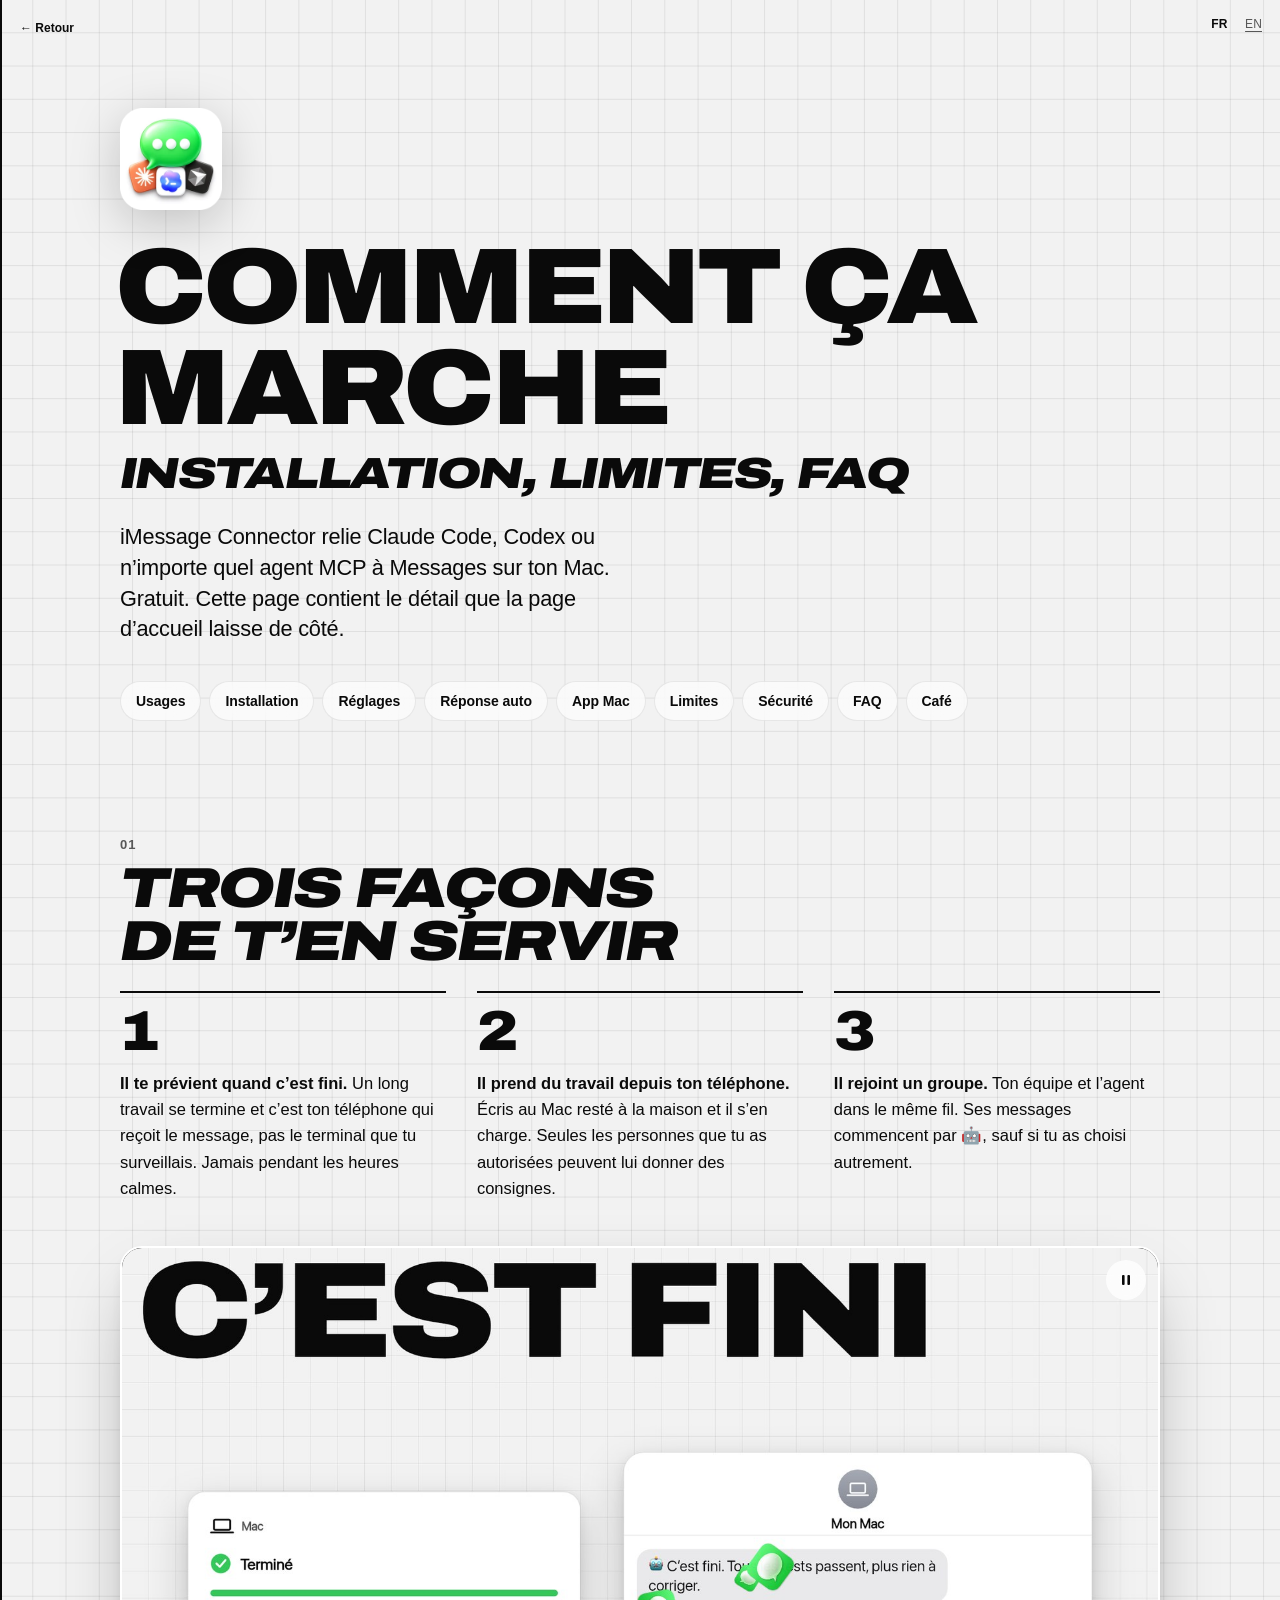
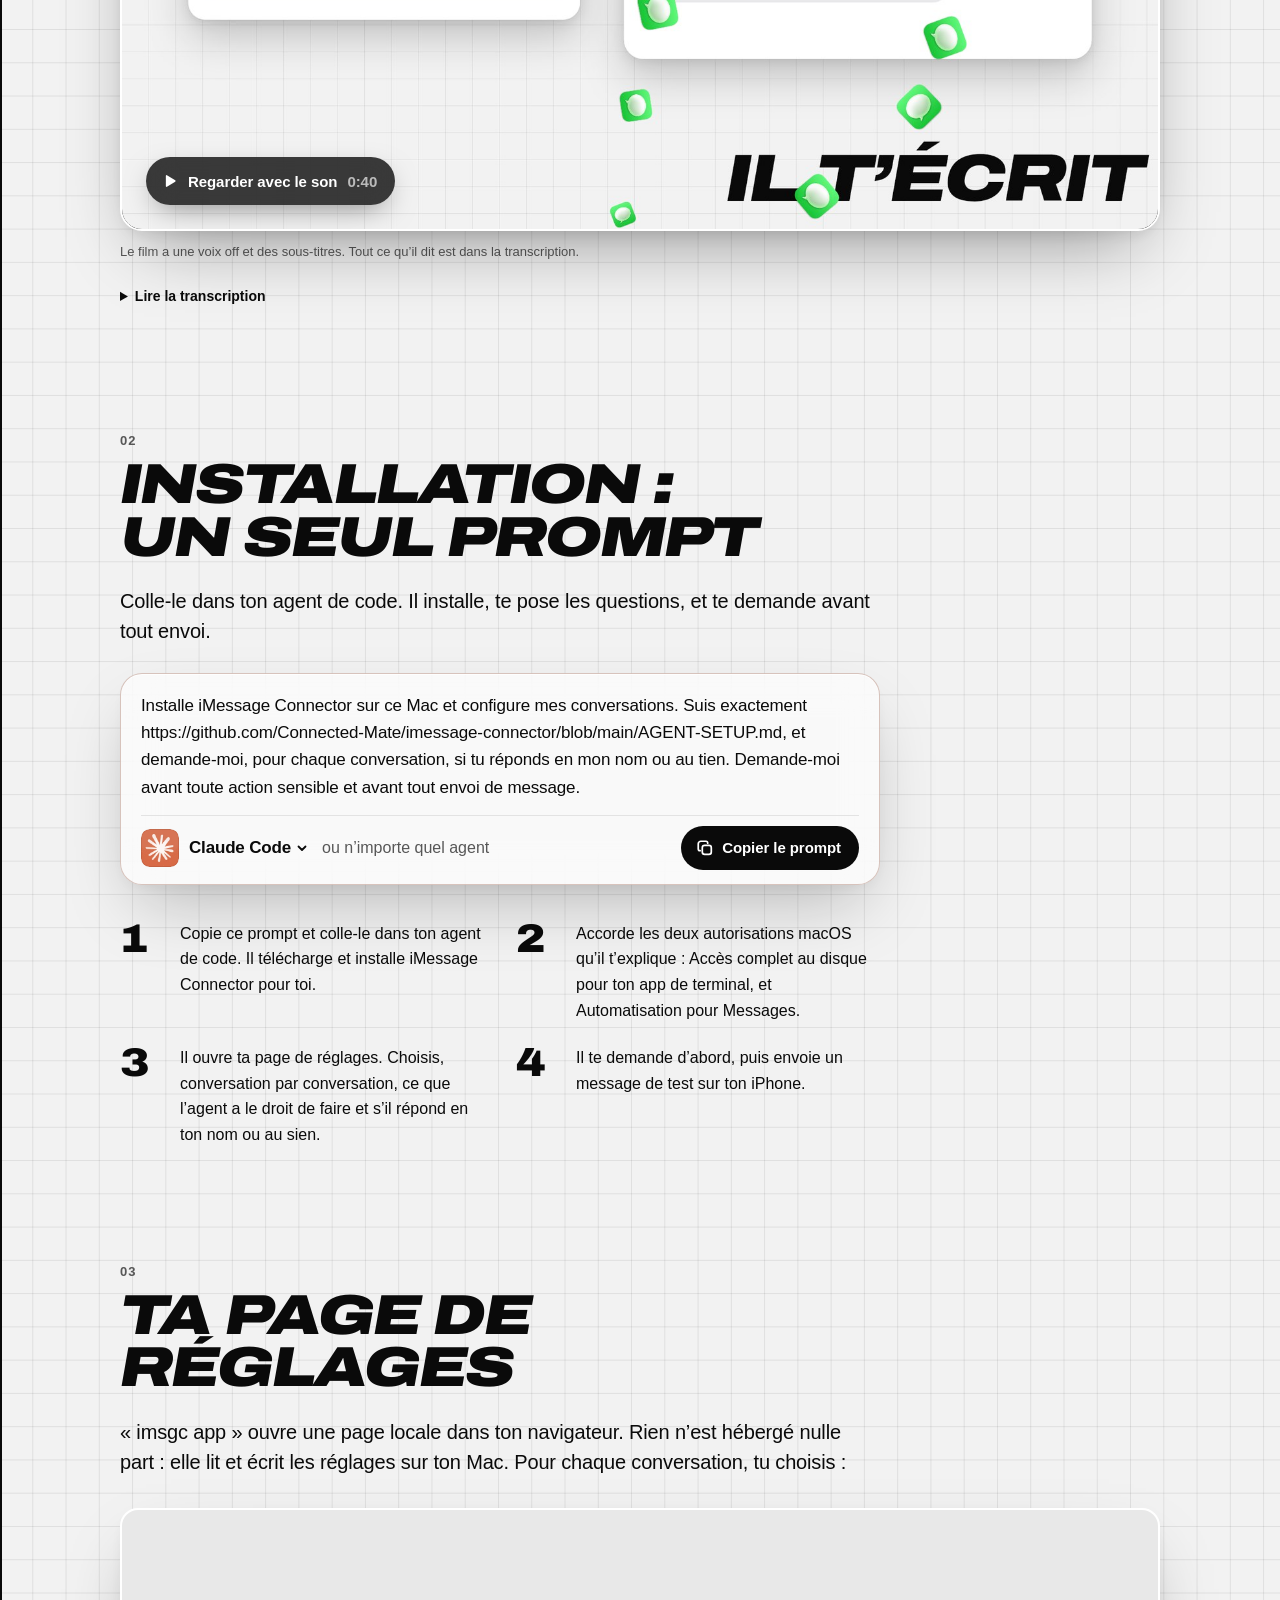
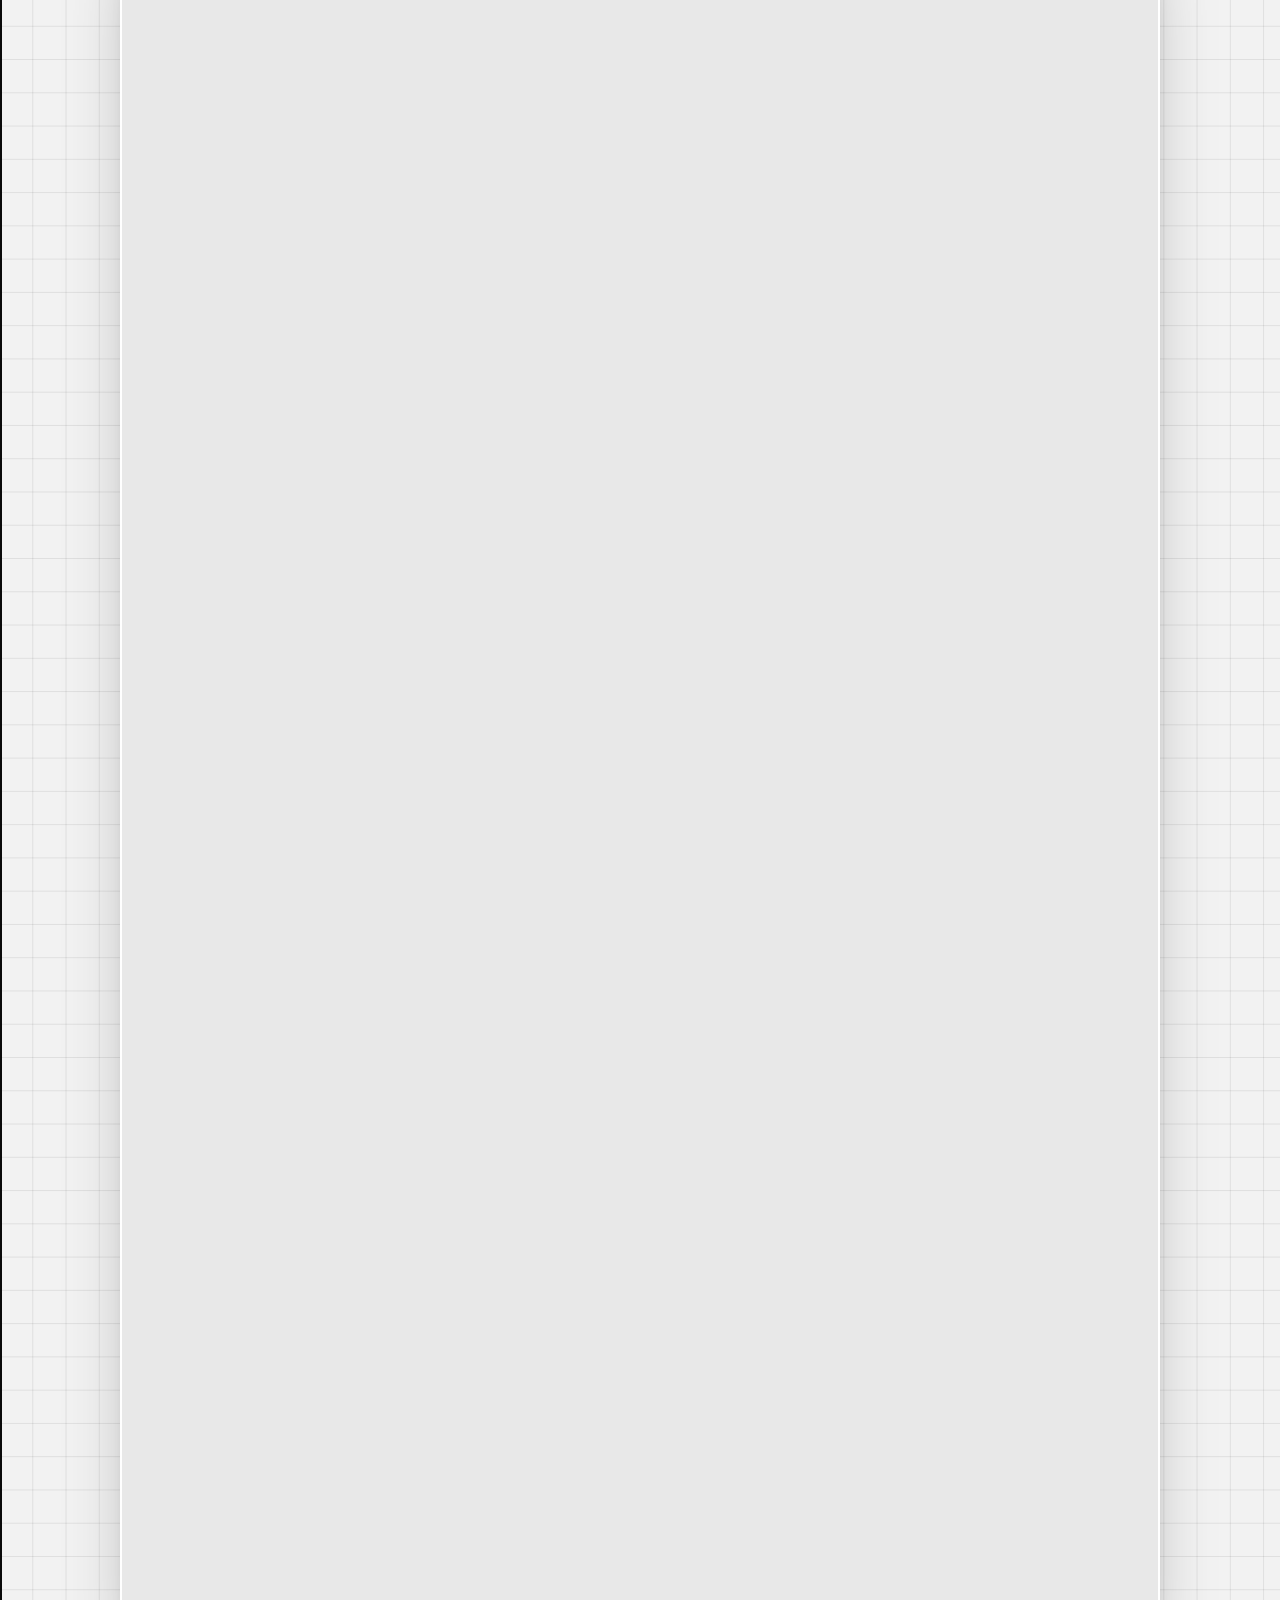
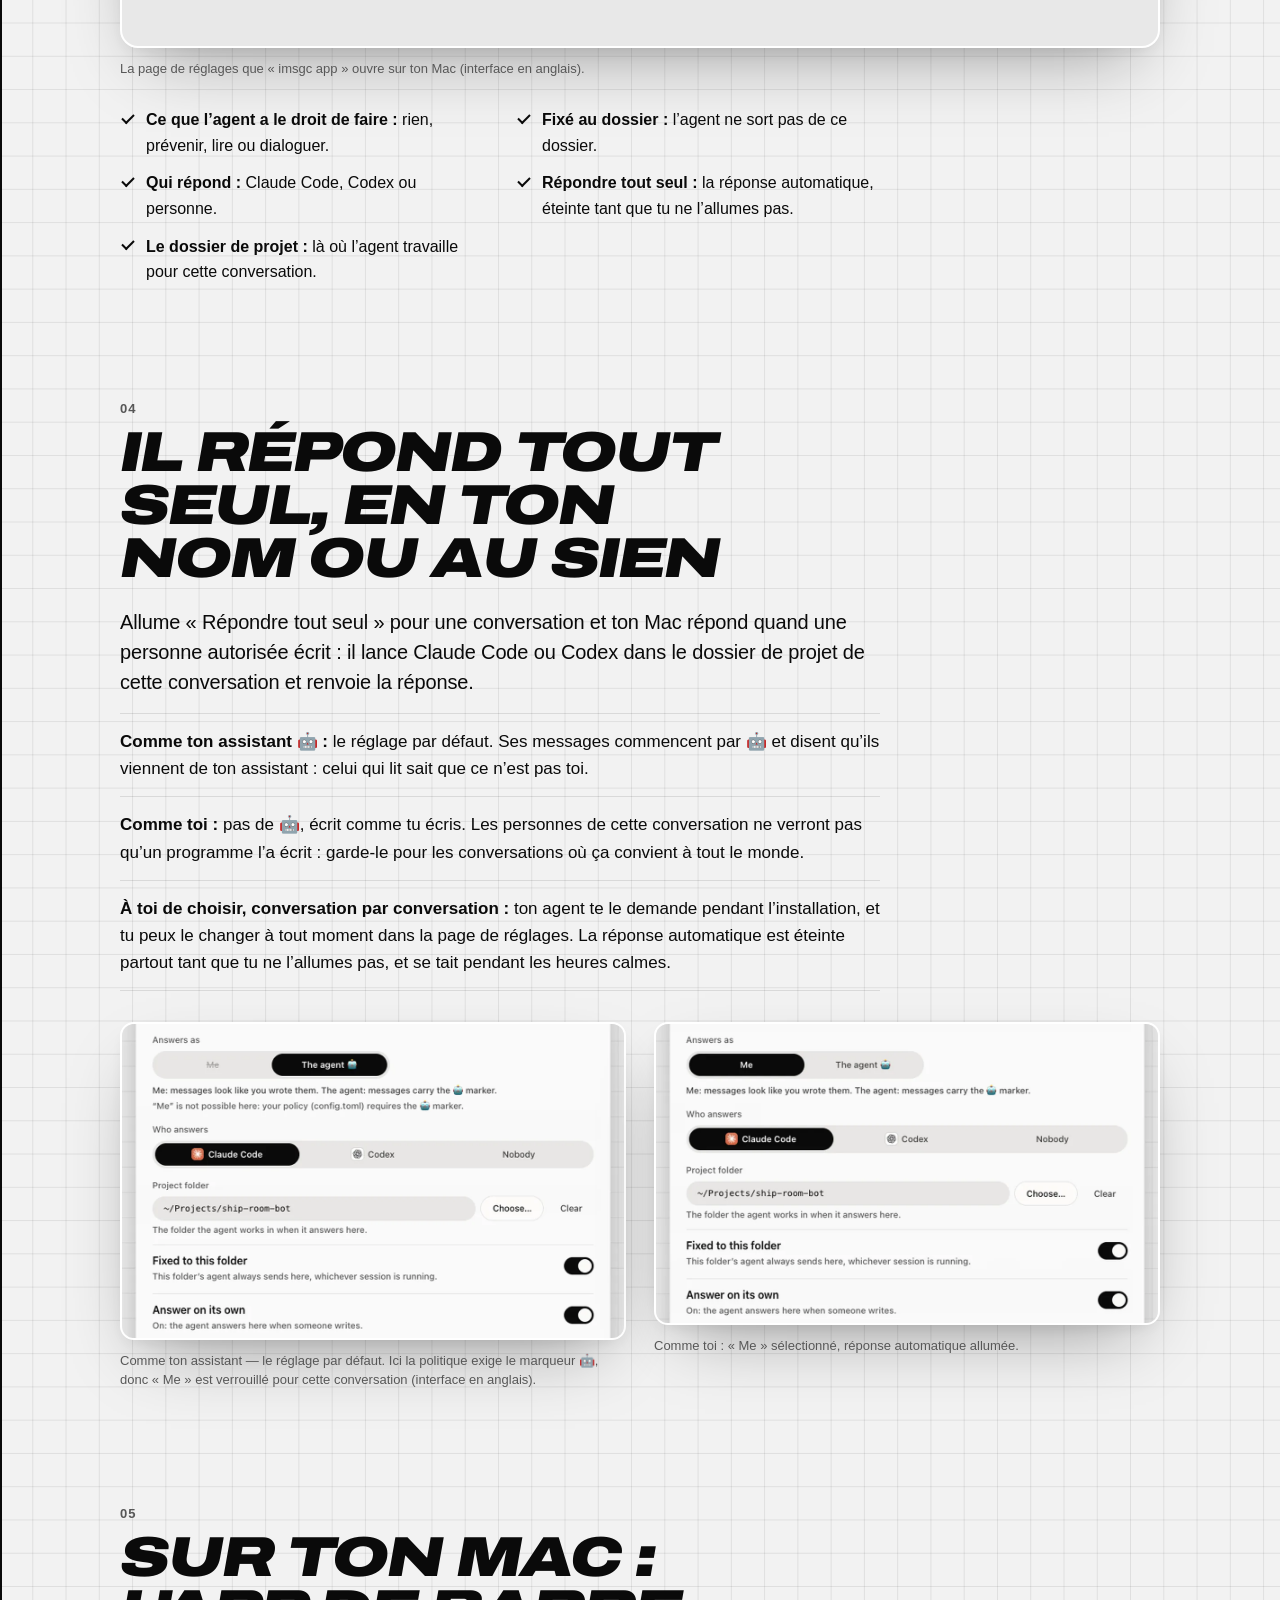
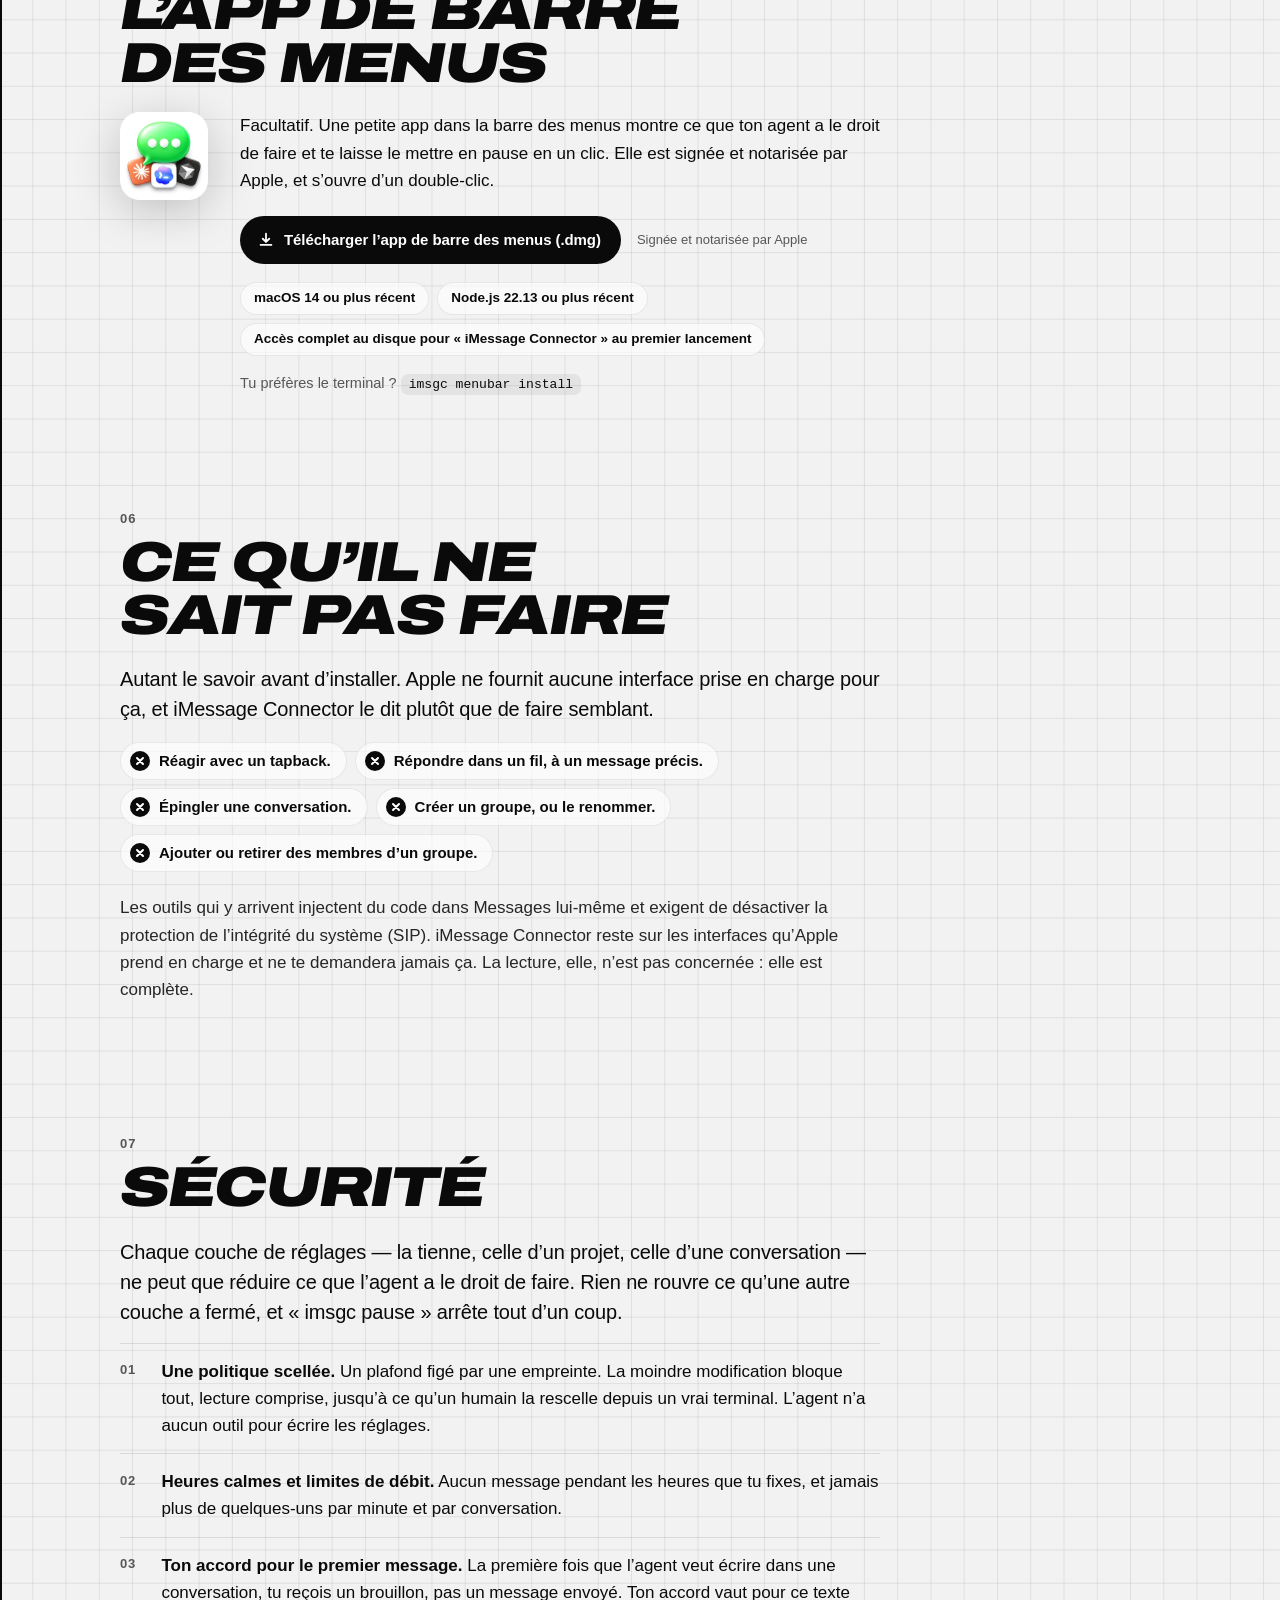
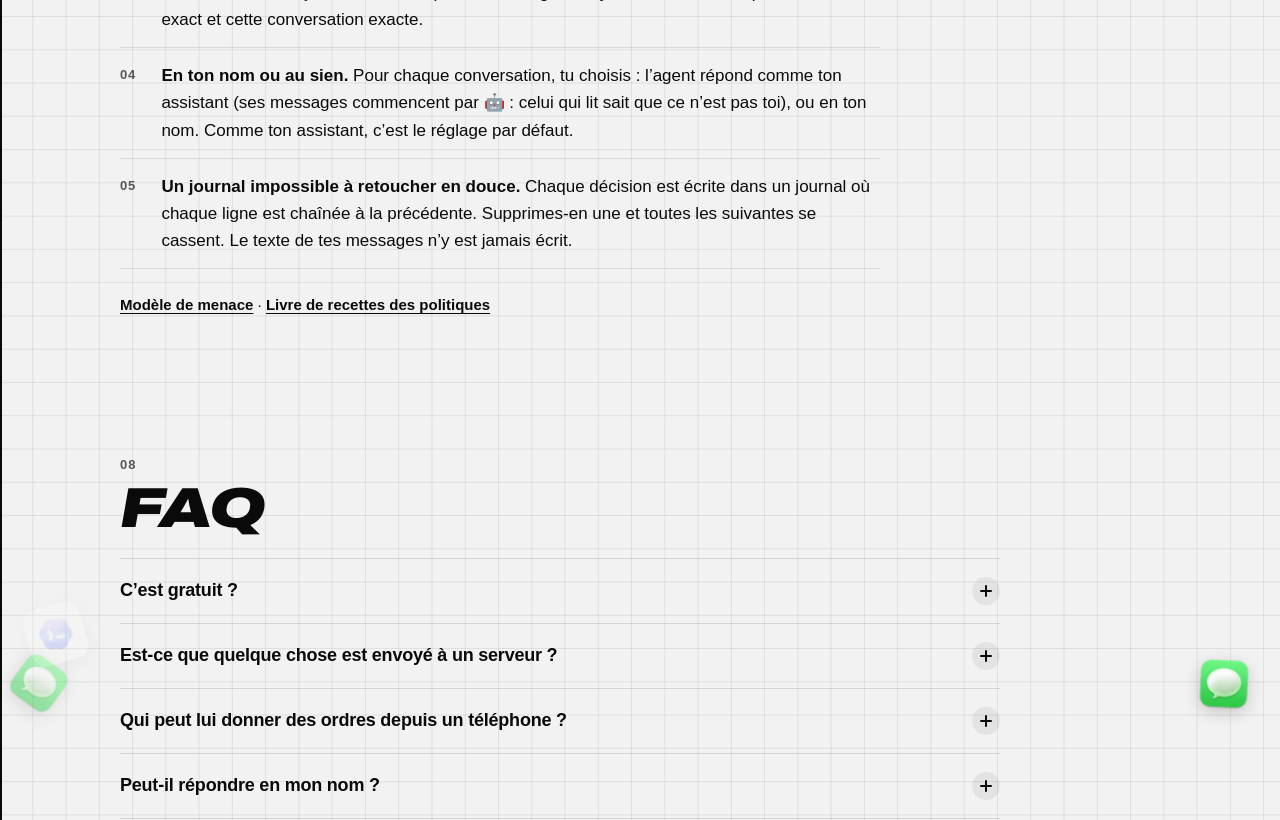
<file: docs/fr/more.html>
<!DOCTYPE html>
<html lang="fr" class="no-js">
<head>
<meta charset="utf-8">
<meta name="viewport" content="width=device-width, initial-scale=1, viewport-fit=cover">
<title>Comment ça marche, limites, FAQ — iMessage Connector</title>
<meta name="description" content="Comment marche iMessage Connector : installation avec ton agent de code, page de réglages, limites, règles de sécurité et réponses aux questions fréquentes.">
<meta name="color-scheme" content="light">
<link rel="canonical" href="https://connected-mate.github.io/imessage-connector/fr/more.html">
<link rel="alternate" hreflang="fr" href="https://connected-mate.github.io/imessage-connector/fr/more.html">
<link rel="alternate" hreflang="en" href="https://connected-mate.github.io/imessage-connector/more.html">
<link rel="alternate" hreflang="x-default" href="https://connected-mate.github.io/imessage-connector/more.html">
<link rel="icon" href="../assets/favicon-32.png" sizes="32x32" type="image/png">
<link rel="icon" href="../assets/favicon-16.png" sizes="16x16" type="image/png">
<link rel="icon" href="../assets/icon-192.png" sizes="192x192" type="image/png">
<link rel="apple-touch-icon" href="../assets/apple-touch-icon.png">
<link rel="manifest" href="../site.webmanifest">
<meta property="og:type" content="article">
<meta property="og:site_name" content="iMessage Connector">
<meta property="og:locale" content="fr_FR">
<meta property="og:locale:alternate" content="en_US">
<meta property="og:url" content="https://connected-mate.github.io/imessage-connector/fr/more.html">
<meta property="og:title" content="Comment ça marche, limites, FAQ — iMessage Connector">
<meta property="og:description" content="Comment marche iMessage Connector : installation avec ton agent de code, page de réglages, limites, règles de sécurité et réponses aux questions fréquentes.">
<meta property="og:image" content="https://connected-mate.github.io/imessage-connector/assets/og-fr.jpg">
<meta property="og:image:width" content="1200">
<meta property="og:image:height" content="630">
<meta property="og:image:alt" content="iMessage Connector : « Ton agent t’écrit sur iMessage », avec le prompt d’installation à copier dans ton agent de code">
<meta name="twitter:card" content="summary_large_image">
<meta name="twitter:title" content="Comment ça marche, limites, FAQ — iMessage Connector">
<meta name="twitter:description" content="Comment marche iMessage Connector : installation avec ton agent de code, page de réglages, limites, règles de sécurité et réponses aux questions fréquentes.">
<meta name="twitter:image" content="https://connected-mate.github.io/imessage-connector/assets/og-fr.jpg">
<link rel="preload" href="../assets/fonts/archivo-black.woff2" as="font" type="font/woff2" crossorigin>
<link rel="preload" href="../assets/fonts/archivo-black-expanded-italic.woff2" as="font" type="font/woff2" crossorigin>
<link rel="stylesheet" href="../style.css">
<script>
document.documentElement.classList.replace('no-js', 'js');
</script>
<meta name="theme-color" content="#f2f2f2">
<script type="application/ld+json">
{
  "@context": "https://schema.org",
  "@type": "BreadcrumbList",
  "itemListElement": [
    {
      "@type": "ListItem",
      "position": 1,
      "name": "iMessage Connector",
      "item": "https://connected-mate.github.io/imessage-connector/fr/"
    },
    {
      "@type": "ListItem",
      "position": 2,
      "name": "Comment ça marche",
      "item": "https://connected-mate.github.io/imessage-connector/fr/more.html"
    }
  ]
}
</script>
<script type="application/ld+json">
{
  "@context": "https://schema.org",
  "@type": "FAQPage",
  "inLanguage": "fr",
  "mainEntity": [
    {
      "@type": "Question",
      "name": "C’est gratuit ?",
      "acceptedAnswer": {
        "@type": "Answer",
        "text": "Oui. Sans abonnement, sans compte, sans version payante."
      }
    },
    {
      "@type": "Question",
      "name": "Est-ce que quelque chose est envoyé à un serveur ?",
      "acceptedAnswer": {
        "@type": "Answer",
        "text": "Pas par iMessage Connector : il n’a pas de serveur à lui. Il tourne sur ton Mac, ouvre la base de Messages en lecture seule, et son journal ne contient jamais le texte de tes messages. Ce que ton agent fait de ce qu’il lit dépend de l’agent que tu utilises : un modèle dans le cloud reçoit ce qu’on lui donne."
      }
    },
    {
      "@type": "Question",
      "name": "Qui peut lui donner des ordres depuis un téléphone ?",
      "acceptedAnswer": {
        "@type": "Answer",
        "text": "Seulement les personnes que tu as autorisées, dans une conversation que tu as réglée pour ça. Le message de n’importe qui d’autre reste un simple texte, jamais une consigne, et le journal dit quelle vérification il a ratée."
      }
    },
    {
      "@type": "Question",
      "name": "Peut-il répondre en mon nom ?",
      "acceptedAnswer": {
        "@type": "Answer",
        "text": "Oui, si tu le choisis, conversation par conversation. Pendant l’installation, ton agent te demande pour chaque conversation : répondre comme ton assistant (ses messages commencent par 🤖 et disent qu’il est ton assistant) ou comme toi (pas de 🤖, écrit comme tu écris). Comme ton assistant, c’est le réglage par défaut. Si tu choisis « en mon nom », les personnes de cette conversation ne verront pas qu’un programme a écrit le message : garde-le pour les conversations où ça vous convient, à toi comme à elles. Tu peux le changer à tout moment dans la page de réglages."
      }
    },
    {
      "@type": "Question",
      "name": "Peut-il répondre tout seul quand je ne suis pas là ?",
      "acceptedAnswer": {
        "@type": "Answer",
        "text": "Oui, si tu l’allumes pour une conversation. Ton Mac lance alors Claude Code ou Codex dans le dossier de projet de cette conversation et renvoie la réponse, signée 🤖 ou en ton nom, comme tu l’as choisi. Seules les personnes que tu as autorisées peuvent le déclencher, et il se tait pendant les heures calmes. C’est éteint partout tant que tu ne l’allumes pas."
      }
    },
    {
      "@type": "Question",
      "name": "Avec quels agents ça marche ?",
      "acceptedAnswer": {
        "@type": "Answer",
        "text": "Tout agent qui parle MCP. Claude Code, Codex, OpenCode, Kimi, Cursor, Gemini CLI, Antigravity, Copilot, Windsurf et les autres. Le prompt d’installation est le même pour tous."
      }
    },
    {
      "@type": "Question",
      "name": "Ça marche avec les SMS ou le RCS ?",
      "acceptedAnswer": {
        "@type": "Answer",
        "text": "Il passe par l’app Messages de ton Mac, donc il voit ce que Messages voit. iMessage marche directement. Les SMS seulement si ton Mac les reçoit grâce au transfert des SMS (Text Message Forwarding) depuis ton iPhone. Le RCS n’a pas été testé ici : pas de promesse."
      }
    },
    {
      "@type": "Question",
      "name": "Quel Mac, quel macOS ?",
      "acceptedAnswer": {
        "@type": "Answer",
        "text": "Un Mac connecté à Messages, avec Node 22.13 ou plus récent. Testé sur macOS 26.6.2. « imsgc doctor » nomme ce qui manque sur ta machine."
      }
    },
    {
      "@type": "Question",
      "name": "Comment l’arrêter ou le désinstaller ?",
      "acceptedAnswer": {
        "@type": "Answer",
        "text": "« imsgc pause » refuse tout immédiatement ; « imsgc resume » relance. Pour tout enlever, demande à ton agent : les étapes de désinstallation sont dans le guide qui lui a servi à l’installer."
      }
    },
    {
      "@type": "Question",
      "name": "Pourquoi pas de réactions ?",
      "acceptedAnswer": {
        "@type": "Answer",
        "text": "Apple n’a jamais donné d’interface de script aux réactions, et piloter la fenêtre de Messages ne fonctionne plus sur les macOS récents. Les outils qui y arrivent injectent du code dans Messages et exigent de désactiver la protection de l’intégrité du système ; iMessage Connector ne te demandera pas ça."
      }
    }
  ]
}
</script>
</head>
<body class="more">
<script>(function(h){try{if(/[?&]rm=1\b/.test(location.search)||matchMedia("(prefers-reduced-motion: reduce)").matches)return;h.classList.add("rv");window.__icRevealSafety=setTimeout(function(){h.classList.remove("rv")},4000)}catch(e){}})(document.documentElement)</script>
<a class="skip" href="#content">Aller au contenu</a>
<nav class="chrome chrome--lang" aria-label="Langue"><span aria-current="true">FR</span> <a href="../more.html" hreflang="en" lang="en" data-lang="en" aria-label="Read in English">EN</a></nav>
<a class="back" href="./"><span aria-hidden="true">←</span> Retour</a>
<main class="page" id="content">
  <header class="mh" data-reveal>
    <picture class="mh__logo"><source srcset="../assets/logo-256.webp" type="image/webp"><img src="../assets/logo-256.png" alt="Logo d’iMessage Connector : une bulle de message verte devant les icônes de Claude Code, Codex et Cursor" width="112" height="112" decoding="async"></picture>
    <h1 class="mh__h1"><span class="mh__a">Comment ça marche</span> <span class="mh__b">Installation, limites, FAQ</span></h1>
    <p class="mh__lede">iMessage Connector relie Claude Code, Codex ou n’importe quel agent MCP à Messages sur ton Mac. Gratuit. Cette page contient le détail que la page d’accueil laisse de côté.</p>
    <nav class="toc" aria-label="Sur cette page"><ul><li><a href="#does">Usages</a></li><li><a href="#setup">Installation</a></li><li><a href="#settings">Réglages</a></li><li><a href="#autoreply">Réponse auto</a></li><li><a href="#menubar">App Mac</a></li><li><a href="#cannot">Limites</a></li><li><a href="#safety">Sécurité</a></li><li><a href="#faq">FAQ</a></li><li><a href="#coffee">Café</a></li></ul></nav>
  </header>
  <p class="toast toast--fixed" role="status" aria-live="polite" data-toast></p>
<section class="sec sec--does" aria-labelledby="does" data-reveal><header class="sec__head"><span class="sec__num" aria-hidden="true">01</span><h2 id="does">Trois façons de t’en servir</h2></header><ol class="uses"><li><span class="use__n" aria-hidden="true">1</span><p><strong>Il te prévient quand c’est fini.</strong> Un long travail se termine et c’est ton téléphone qui reçoit le message, pas le terminal que tu surveillais. Jamais pendant les heures calmes.</p></li><li><span class="use__n" aria-hidden="true">2</span><p><strong>Il prend du travail depuis ton téléphone.</strong> Écris au Mac resté à la maison et il s’en charge. Seules les personnes que tu as autorisées peuvent lui donner des consignes.</p></li><li><span class="use__n" aria-hidden="true">3</span><p><strong>Il rejoint un groupe.</strong> Ton équipe et l’agent dans le même fil. Ses messages commencent par 🤖, sauf si tu as choisi autrement.</p></li></ol>
<figure class="film wide" data-film>
  <div class="film__frame">
    <video class="film__teaser" data-teaser muted loop playsinline preload="metadata" poster="../assets/poster-fr.jpg?v=20c83227" width="1600" height="900" aria-label="Aperçu muet du film : un Mac écrit à un iPhone quand un travail est fini.">
      <source src="../assets/teaser-fr.mp4?v=20c83227" type="video/mp4"></video>
    <video class="film__full" data-full controls playsinline preload="none" poster="../assets/poster-fr.jpg?v=20c83227" width="1600" height="900" aria-label="iMessage Connector, le film (voix off, sous-titré)" hidden>
      <source src="../assets/promo-fr.webm?v=20c83227" type="video/webm"><source src="../assets/promo-fr.mp4?v=20c83227" type="video/mp4">
      <track kind="captions" src="../assets/promo-fr.vtt?v=20c83227" srclang="fr" label="Français" default>
      <p>Ton navigateur ne peut pas lire cette vidéo. La transcription ci-dessous dit tout ce qu’elle montre.</p></video>
    <button class="film__play" type="button" data-watch><svg viewBox="0 0 20 20" aria-hidden="true" focusable="false"><path d="M6.5 4.2v11.6a.8.8 0 0 0 1.2.7l9.2-5.8a.8.8 0 0 0 0-1.4L7.7 3.5a.8.8 0 0 0-1.2.7Z" fill="currentColor"/></svg><span>Regarder avec le son</span><span class="film__len">0:40</span></button>
    <button class="film__loop" type="button" data-loop data-pause="Mettre l’aperçu en pause" data-play="Relancer l’aperçu" aria-label="Mettre l’aperçu en pause"><svg class="i-pause" viewBox="0 0 16 16" aria-hidden="true" focusable="false"><rect x="4" y="3" width="2.6" height="10" rx="1" fill="currentColor"/><rect x="9.4" y="3" width="2.6" height="10" rx="1" fill="currentColor"/></svg><svg class="i-play" viewBox="0 0 16 16" aria-hidden="true" focusable="false"><path d="M5 3.4v9.2a.7.7 0 0 0 1 .6l7.3-4.6a.7.7 0 0 0 0-1.2L6 2.8a.7.7 0 0 0-1 .6Z" fill="currentColor"/></svg></button>
  </div>
  <figcaption>Le film a une voix off et des sous-titres. Tout ce qu’il dit est dans la transcription.</figcaption>
</figure><details class="transcript"><summary>Lire la transcription</summary><p>Ton agent peut t’écrire sur iMessage !</p><p>Lance une grosse tâche et va te balader. Dès que c’est fini, ton agent t’écrit !</p><p>Pas devant ton Mac ? Écris-lui depuis ton téléphone. Il fait le travail et il te répond !</p><p>Ajoute-le à un groupe. Toute l’équipe peut lui demander n’importe quoi !</p><p>L’installation prend une minute. Copie le prompt, colle-le dans ton agent et il installe tout !</p><p>Dans chaque conversation, il répond en ton nom ou au sien. C’est toi qui décides !</p><p>iMessage Connector. Gratuit. Copie le prompt. Ton agent fait le reste !</p></details></section>
<section class="sec sec--setup" aria-labelledby="setup" data-reveal><header class="sec__head"><span class="sec__num" aria-hidden="true">02</span><h2 id="setup" data-wave>Installation : un seul prompt</h2></header><p class="sec__lead">Colle-le dans ton agent de code. Il installe, te pose les questions, et te demande avant tout envoi.</p><div class="pill pill--more" id="agent" role="group" aria-label="Copier le prompt d’installation">
      <p class="pill__prompt"><code data-prompt>Installe iMessage Connector sur ce Mac et configure mes conversations. Suis exactement https://github.com/Connected-Mate/imessage-connector/blob/main/AGENT-SETUP.md, et demande-moi, pour chaque conversation, si tu réponds en mon nom ou au tien. Demande-moi avant toute action sensible et avant tout envoi de message.</code></p>
      <hr class="pill__rule">
      <div class="pill__row">
        <span class="thumb" data-thumb aria-hidden="true"><picture><source srcset="../assets/icons/tile/claude-code.webp" type="image/webp"><img src="../assets/icons/tile/claude-code.png" alt="" width="38" height="38" decoding="async"></picture></span>
        <div class="picker" data-picker>
          <span class="sr-only" id="picker-label">L’agent dans lequel tu vas le coller</span>
          <button class="picker__btn" type="button" aria-haspopup="listbox" aria-expanded="false" aria-controls="agents" aria-labelledby="picker-label picker-value"><span id="picker-value" data-picker-label>Claude Code</span><svg viewBox="0 0 12 12" aria-hidden="true" focusable="false"><path d="M2.5 4.5 6 8l3.5-3.5" fill="none" stroke="currentColor" stroke-width="1.8" stroke-linecap="round" stroke-linejoin="round"/></svg></button>
          <ul class="list" id="agents" role="listbox" tabindex="-1" aria-labelledby="picker-label" hidden><li role="option" id="ag-0" data-name="Claude Code" data-accent="#B06046" data-accent2="#BE5837" style="--i:0;--a:#B06046" aria-selected="true" class="opt"><span class="thumb" aria-hidden="true"><picture><source srcset="../assets/icons/tile/claude-code.webp" type="image/webp"><img src="../assets/icons/tile/claude-code.png" alt="" width="38" height="38" decoding="async"></picture></span><span class="opt__name">Claude Code</span></li><li role="option" id="ag-1" data-name="Codex" data-accent="#4C6BE7" data-accent2="#374CFF" style="--i:1;--a:#4C6BE7" aria-selected="false" class="opt"><span class="thumb" aria-hidden="true"><picture><source srcset="../assets/icons/tile/codex.webp" type="image/webp"><img src="../assets/icons/tile/codex.png" alt="" width="38" height="38" decoding="async"></picture></span><span class="opt__name">Codex</span></li><li role="option" id="ag-2" data-name="OpenCode" data-accent="#343432" data-accent2="#767675" style="--i:2;--a:#343432" aria-selected="false" class="opt"><span class="thumb" aria-hidden="true"><picture><source srcset="../assets/icons/tile/opencode.webp" type="image/webp"><img src="../assets/icons/tile/opencode.png" alt="" width="38" height="38" decoding="async"></picture></span><span class="opt__name">OpenCode</span></li><li role="option" id="ag-3" data-name="Kimi" data-accent="#2B77CF" data-accent2="#002E58" style="--i:3;--a:#2B77CF" aria-selected="false" class="opt"><span class="thumb" aria-hidden="true"><picture><source srcset="../assets/icons/tile/kimi.webp" type="image/webp"><img src="../assets/icons/tile/kimi.png" alt="" width="38" height="38" decoding="async"></picture></span><span class="opt__name">Kimi</span></li><li role="option" id="ag-4" data-name="Cursor" data-accent="#14120B" data-accent2="#777673" style="--i:4;--a:#14120B" aria-selected="false" class="opt"><span class="thumb" aria-hidden="true"><picture><source srcset="../assets/icons/tile/cursor.webp" type="image/webp"><img src="../assets/icons/tile/cursor.png" alt="" width="38" height="38" decoding="async"></picture></span><span class="opt__name">Cursor</span></li><li role="option" id="ag-5" data-name="Gemini CLI" data-accent="#2774D9" data-accent2="#7B6ABE" style="--i:5;--a:#2774D9" aria-selected="false" class="opt"><span class="thumb" aria-hidden="true"><picture><source srcset="../assets/icons/tile/gemini-cli.webp" type="image/webp"><img src="../assets/icons/tile/gemini-cli.png" alt="" width="38" height="38" decoding="async"></picture></span><span class="opt__name">Gemini CLI</span></li><li role="option" id="ag-6" data-name="Antigravity" data-accent="#BE573B" data-accent2="#3B76CC" style="--i:6;--a:#BE573B" aria-selected="false" class="opt"><span class="thumb" aria-hidden="true"><picture><source srcset="../assets/icons/tile/antigravity.webp" type="image/webp"><img src="../assets/icons/tile/antigravity.png" alt="" width="38" height="38" decoding="async"></picture></span><span class="opt__name">Antigravity</span></li><li role="option" id="ag-7" data-name="Copilot" data-accent="#2B2B2B" data-accent2="#767676" style="--i:7;--a:#2B2B2B" aria-selected="false" class="opt"><span class="thumb" aria-hidden="true"><picture><source srcset="../assets/icons/tile/copilot.webp" type="image/webp"><img src="../assets/icons/tile/copilot.png" alt="" width="38" height="38" decoding="async"></picture></span><span class="opt__name">Copilot</span></li><li role="option" id="ag-8" data-name="Windsurf" data-accent="#0B100F" data-accent2="#0C857A" style="--i:8;--a:#0B100F" aria-selected="false" class="opt"><span class="thumb" aria-hidden="true"><picture><source srcset="../assets/icons/tile/windsurf.webp" type="image/webp"><img src="../assets/icons/tile/windsurf.png" alt="" width="38" height="38" decoding="async"></picture></span><span class="opt__name">Windsurf</span></li></ul>
        </div>
        <span class="or">ou n’importe quel agent</span>
        <span class="spacer"></span>
        <button class="go" type="button" data-copy="Installe iMessage Connector sur ce Mac et configure mes conversations. Suis exactement https://github.com/Connected-Mate/imessage-connector/blob/main/AGENT-SETUP.md, et demande-moi, pour chaque conversation, si tu réponds en mon nom ou au tien. Demande-moi avant toute action sensible et avant tout envoi de message." data-copied="Copié — colle-le dans {agent}" data-manual="Sélectionné — appuie sur {key}" data-manual-touch="Sélectionné — touche Copier"><svg class="i-up" viewBox="0 0 20 20" aria-hidden="true" focusable="false"><rect x="7" y="7" width="10" height="10" rx="2.6" fill="none" stroke="currentColor" stroke-width="1.9"/><path d="M13 4.6V4.4A1.9 1.9 0 0 0 11.1 2.5H5.4A2.9 2.9 0 0 0 2.5 5.4v5.7a1.9 1.9 0 0 0 1.9 1.9h.2" fill="none" stroke="currentColor" stroke-width="1.9" stroke-linecap="round"/></svg><svg class="i-ok" viewBox="0 0 20 20" aria-hidden="true" focusable="false"><path d="M4.5 10.5 8.3 14.2 15.5 6.3" fill="none" stroke="currentColor" stroke-width="2.4" stroke-linecap="round" stroke-linejoin="round"/></svg><span class="go__label">Copier le prompt</span><span class="go__ok">Copié</span></button>
      </div>
    </div>
<ol class="steps"><li><span class="step__n" aria-hidden="true">1</span><p>Copie ce prompt et colle-le dans ton agent de code. Il télécharge et installe iMessage Connector pour toi.</p></li><li><span class="step__n" aria-hidden="true">2</span><p>Accorde les deux autorisations macOS qu’il t’explique : Accès complet au disque pour ton app de terminal, et Automatisation pour Messages.</p></li><li><span class="step__n" aria-hidden="true">3</span><p>Il ouvre ta page de réglages. Choisis, conversation par conversation, ce que l’agent a le droit de faire et s’il répond en ton nom ou au sien.</p></li><li><span class="step__n" aria-hidden="true">4</span><p>Il te demande d’abord, puis envoie un message de test sur ton iPhone.</p></li></ol></section>
<section class="sec sec--settings" aria-labelledby="settings" data-reveal><header class="sec__head"><span class="sec__num" aria-hidden="true">03</span><h2 id="settings">Ta page de réglages</h2></header><p class="sec__lead">« imsgc app » ouvre une page locale dans ton navigateur. Rien n’est hébergé nulle part : elle lit et écrit les réglages sur ton Mac. Pour chaque conversation, tu choisis :</p><figure class="shot wide"><picture class=""><source media="(max-width: 640px)" type="image/webp" srcset="../assets/more/settings-phone.webp" width="720" height="1207"><source media="(max-width: 640px)" srcset="../assets/more/settings-phone.jpg" width="720" height="1207"><source media="(prefers-color-scheme: dark)" type="image/webp" srcset="../assets/more/settings-dark.webp"><source media="(prefers-color-scheme: dark)" srcset="../assets/more/settings-dark.jpg"><source type="image/webp" srcset="../assets/more/settings-light.webp"><img src="../assets/more/settings-light.jpg" alt="La page de réglages d’iMessage Connector (interface en anglais) : la conversation Ship Room en mode Interactive, Claude Code répond dans un dossier de projet, réponse automatique activée" width="1440" height="1222" loading="lazy" decoding="async"></picture><figcaption>La page de réglages que « imsgc app » ouvre sur ton Mac (interface en anglais).</figcaption></figure><ul class="ticks"><li><strong>Ce que l’agent a le droit de faire :</strong> rien, prévenir, lire ou dialoguer.</li><li><strong>Qui répond :</strong> Claude Code, Codex ou personne.</li><li><strong>Le dossier de projet :</strong> là où l’agent travaille pour cette conversation.</li><li><strong>Fixé au dossier :</strong> l’agent ne sort pas de ce dossier.</li><li><strong>Répondre tout seul :</strong> la réponse automatique, éteinte tant que tu ne l’allumes pas.</li></ul></section>
<section class="sec sec--autoreply" aria-labelledby="autoreply" data-reveal><header class="sec__head"><span class="sec__num" aria-hidden="true">04</span><h2 id="autoreply">Il répond tout seul, en ton nom ou au sien</h2></header><p class="sec__lead">Allume « Répondre tout seul » pour une conversation et ton Mac répond quand une personne autorisée écrit : il lance Claude Code ou Codex dans le dossier de projet de cette conversation et renvoie la réponse.</p><ul class="ruled"><li><strong>Comme ton assistant 🤖 :</strong> le réglage par défaut. Ses messages commencent par 🤖 et disent qu’ils viennent de ton assistant : celui qui lit sait que ce n’est pas toi.</li><li><strong>Comme toi :</strong> pas de 🤖, écrit comme tu écris. Les personnes de cette conversation ne verront pas qu’un programme l’a écrit : garde-le pour les conversations où ça convient à tout le monde.</li><li><strong>À toi de choisir, conversation par conversation :</strong> ton agent te le demande pendant l’installation, et tu peux le changer à tout moment dans la page de réglages. La réponse automatique est éteinte partout tant que tu ne l’allumes pas, et se tait pendant les heures calmes.</li></ul><div class="pair wide"><figure class="shot shot--sm"><picture class=""><source type="image/webp" srcset="../assets/more/voice-agent-light.webp"><img src="../assets/more/voice-agent-light.jpg" alt="Réglages de la conversation Ship Room (interface en anglais) : « Answers as » sur « The agent 🤖 », « Me » barré car la politique exige le marqueur, Claude Code répond dans ~/Projects/ship-room-bot, « Answer on its own » activé" width="1116" height="699" loading="lazy" decoding="async"></picture><figcaption>Comme ton assistant — le réglage par défaut. Ici la politique exige le marqueur 🤖, donc « Me » est verrouillé pour cette conversation (interface en anglais).</figcaption></figure><figure class="shot shot--sm"><picture class=""><source type="image/webp" srcset="../assets/more/voice-me-light.webp"><img src="../assets/more/voice-me-light.jpg" alt="Réglages de la conversation Ship Room (interface en anglais) : « Answers as » sur « Me », Claude Code répond dans ~/Projects/ship-room-bot, « Answer on its own » activé" width="1116" height="664" loading="lazy" decoding="async"></picture><figcaption>Comme toi : « Me » sélectionné, réponse automatique allumée.</figcaption></figure></div></section>
<section class="sec sec--menubar" aria-labelledby="menubar" data-reveal><header class="sec__head"><span class="sec__num" aria-hidden="true">05</span><h2 id="menubar">Sur ton Mac : l’app de barre des menus</h2></header><div class="mac"><picture class="mac__logo"><source srcset="../assets/logo-256.webp" type="image/webp"><img src="../assets/logo-256.png" alt="" width="88" height="88" loading="lazy" decoding="async"></picture><div class="mac__text"><p>Facultatif. Une petite app dans la barre des menus montre ce que ton agent a le droit de faire et te laisse le mettre en pause en un clic. Elle est signée et notarisée par Apple, et s’ouvre d’un double-clic.</p><p class="mac__cta"><a class="btn btn--dark" href="https://github.com/Connected-Mate/imessage-connector/releases/latest/download/iMessage-Connector-macOS.dmg" download><svg viewBox="0 0 20 20" aria-hidden="true" focusable="false"><path d="M10 3v9.2m0 0 3.6-3.6M10 12.2 6.4 8.6M4 15.5h12" fill="none" stroke="currentColor" stroke-width="2" stroke-linecap="round" stroke-linejoin="round"/></svg>Télécharger l’app de barre des menus (.dmg)</a><span class="mac__meta">Signée et notarisée par Apple</span></p><p class="sr-only" id="req-label">Prérequis</p><ul class="chips" aria-labelledby="req-label"><li>macOS 14 ou plus récent</li><li>Node.js 22.13 ou plus récent</li><li>Accès complet au disque pour « iMessage Connector » au premier lancement</li></ul><p class="mac__alt">Tu préfères le terminal ? <code>imsgc menubar install</code></p></div></div></section>
<section class="sec sec--cannot" aria-labelledby="cannot" data-reveal><header class="sec__head"><span class="sec__num" aria-hidden="true">06</span><h2 id="cannot">Ce qu’il ne sait pas faire</h2></header><p class="sec__lead">Autant le savoir avant d’installer. Apple ne fournit aucune interface prise en charge pour ça, et iMessage Connector le dit plutôt que de faire semblant.</p><ul class="nope"><li>Réagir avec un tapback.</li><li>Répondre dans un fil, à un message précis.</li><li>Épingler une conversation.</li><li>Créer un groupe, ou le renommer.</li><li>Ajouter ou retirer des membres d’un groupe.</li></ul><p class="sec__after">Les outils qui y arrivent injectent du code dans Messages lui-même et exigent de désactiver la protection de l’intégrité du système (SIP). iMessage Connector reste sur les interfaces qu’Apple prend en charge et ne te demandera jamais ça. La lecture, elle, n’est pas concernée : elle est complète.</p></section>
<section class="sec sec--safety" aria-labelledby="safety" data-reveal><header class="sec__head"><span class="sec__num" aria-hidden="true">07</span><h2 id="safety">Sécurité</h2></header><p class="sec__lead">Chaque couche de réglages — la tienne, celle d’un projet, celle d’une conversation — ne peut que réduire ce que l’agent a le droit de faire. Rien ne rouvre ce qu’une autre couche a fermé, et « imsgc pause » arrête tout d’un coup.</p><ol class="ruled ruled--num"><li><span><strong>Une politique scellée.</strong> Un plafond figé par une empreinte. La moindre modification bloque tout, lecture comprise, jusqu’à ce qu’un humain la rescelle depuis un vrai terminal. L’agent n’a aucun outil pour écrire les réglages.</span></li><li><span><strong>Heures calmes et limites de débit.</strong> Aucun message pendant les heures que tu fixes, et jamais plus de quelques-uns par minute et par conversation.</span></li><li><span><strong>Ton accord pour le premier message.</strong> La première fois que l’agent veut écrire dans une conversation, tu reçois un brouillon, pas un message envoyé. Ton accord vaut pour ce texte exact et cette conversation exacte.</span></li><li><span><strong>En ton nom ou au sien.</strong> Pour chaque conversation, tu choisis : l’agent répond comme ton assistant (ses messages commencent par 🤖 : celui qui lit sait que ce n’est pas toi), ou en ton nom. Comme ton assistant, c’est le réglage par défaut.</span></li><li><span><strong>Un journal impossible à retoucher en douce.</strong> Chaque décision est écrite dans un journal où chaque ligne est chaînée à la précédente. Supprimes-en une et toutes les suivantes se cassent. Le texte de tes messages n’y est jamais écrit.</span></li></ol><p class="links"><a href="https://github.com/Connected-Mate/imessage-connector/blob/main/docs/THREAT-MODEL.md" rel="noopener">Modèle de menace</a><span aria-hidden="true"> · </span><a href="https://github.com/Connected-Mate/imessage-connector/blob/main/docs/policy-cookbook.md" rel="noopener">Livre de recettes des politiques</a></p></section>
<section class="sec sec--faq" aria-labelledby="faq" data-reveal><header class="sec__head"><span class="sec__num" aria-hidden="true">08</span><h2 id="faq">FAQ</h2></header><div class="faq"><details><summary><span>C’est gratuit ?</span><span class="faq__x" aria-hidden="true"></span></summary><div class="faq__a"><p>Oui. Sans abonnement, sans compte, sans version payante.</p></div></details><details><summary><span>Est-ce que quelque chose est envoyé à un serveur ?</span><span class="faq__x" aria-hidden="true"></span></summary><div class="faq__a"><p>Pas par iMessage Connector : il n’a pas de serveur à lui. Il tourne sur ton Mac, ouvre la base de Messages en lecture seule, et son journal ne contient jamais le texte de tes messages. Ce que ton agent fait de ce qu’il lit dépend de l’agent que tu utilises : un modèle dans le cloud reçoit ce qu’on lui donne.</p></div></details><details><summary><span>Qui peut lui donner des ordres depuis un téléphone ?</span><span class="faq__x" aria-hidden="true"></span></summary><div class="faq__a"><p>Seulement les personnes que tu as autorisées, dans une conversation que tu as réglée pour ça. Le message de n’importe qui d’autre reste un simple texte, jamais une consigne, et le journal dit quelle vérification il a ratée.</p></div></details><details><summary><span>Peut-il répondre en mon nom ?</span><span class="faq__x" aria-hidden="true"></span></summary><div class="faq__a"><p>Oui, si tu le choisis, conversation par conversation. Pendant l’installation, ton agent te demande pour chaque conversation : répondre comme ton assistant (ses messages commencent par 🤖 et disent qu’il est ton assistant) ou comme toi (pas de 🤖, écrit comme tu écris). Comme ton assistant, c’est le réglage par défaut. Si tu choisis « en mon nom », les personnes de cette conversation ne verront pas qu’un programme a écrit le message : garde-le pour les conversations où ça vous convient, à toi comme à elles. Tu peux le changer à tout moment dans la page de réglages.</p></div></details><details><summary><span>Peut-il répondre tout seul quand je ne suis pas là ?</span><span class="faq__x" aria-hidden="true"></span></summary><div class="faq__a"><p>Oui, si tu l’allumes pour une conversation. Ton Mac lance alors Claude Code ou Codex dans le dossier de projet de cette conversation et renvoie la réponse, signée 🤖 ou en ton nom, comme tu l’as choisi. Seules les personnes que tu as autorisées peuvent le déclencher, et il se tait pendant les heures calmes. C’est éteint partout tant que tu ne l’allumes pas.</p></div></details><details><summary><span>Avec quels agents ça marche ?</span><span class="faq__x" aria-hidden="true"></span></summary><div class="faq__a"><p>Tout agent qui parle MCP. Claude Code, Codex, OpenCode, Kimi, Cursor, Gemini CLI, Antigravity, Copilot, Windsurf et les autres. Le prompt d’installation est le même pour tous.</p><ul class="agents" aria-label="Marche avec tout agent MCP, dont :"><li><span class="thumb"><picture><source srcset="../assets/icons/tile/claude-code.webp" type="image/webp"><img src="../assets/icons/tile/claude-code.png" alt="" width="38" height="38" decoding="async"></picture></span><span>Claude Code</span></li><li><span class="thumb"><picture><source srcset="../assets/icons/tile/codex.webp" type="image/webp"><img src="../assets/icons/tile/codex.png" alt="" width="38" height="38" decoding="async"></picture></span><span>Codex</span></li><li><span class="thumb"><picture><source srcset="../assets/icons/tile/opencode.webp" type="image/webp"><img src="../assets/icons/tile/opencode.png" alt="" width="38" height="38" decoding="async"></picture></span><span>OpenCode</span></li><li><span class="thumb"><picture><source srcset="../assets/icons/tile/kimi.webp" type="image/webp"><img src="../assets/icons/tile/kimi.png" alt="" width="38" height="38" decoding="async"></picture></span><span>Kimi</span></li><li><span class="thumb"><picture><source srcset="../assets/icons/tile/cursor.webp" type="image/webp"><img src="../assets/icons/tile/cursor.png" alt="" width="38" height="38" decoding="async"></picture></span><span>Cursor</span></li><li><span class="thumb"><picture><source srcset="../assets/icons/tile/gemini-cli.webp" type="image/webp"><img src="../assets/icons/tile/gemini-cli.png" alt="" width="38" height="38" decoding="async"></picture></span><span>Gemini CLI</span></li><li><span class="thumb"><picture><source srcset="../assets/icons/tile/antigravity.webp" type="image/webp"><img src="../assets/icons/tile/antigravity.png" alt="" width="38" height="38" decoding="async"></picture></span><span>Antigravity</span></li><li><span class="thumb"><picture><source srcset="../assets/icons/tile/copilot.webp" type="image/webp"><img src="../assets/icons/tile/copilot.png" alt="" width="38" height="38" decoding="async"></picture></span><span>Copilot</span></li><li><span class="thumb"><picture><source srcset="../assets/icons/tile/windsurf.webp" type="image/webp"><img src="../assets/icons/tile/windsurf.png" alt="" width="38" height="38" decoding="async"></picture></span><span>Windsurf</span></li></ul></div></details><details><summary><span>Ça marche avec les SMS ou le RCS ?</span><span class="faq__x" aria-hidden="true"></span></summary><div class="faq__a"><p>Il passe par l’app Messages de ton Mac, donc il voit ce que Messages voit. iMessage marche directement. Les SMS seulement si ton Mac les reçoit grâce au transfert des SMS (Text Message Forwarding) depuis ton iPhone. Le RCS n’a pas été testé ici : pas de promesse.</p></div></details><details><summary><span>Quel Mac, quel macOS ?</span><span class="faq__x" aria-hidden="true"></span></summary><div class="faq__a"><p>Un Mac connecté à Messages, avec Node 22.13 ou plus récent. Testé sur macOS 26.6.2. « imsgc doctor » nomme ce qui manque sur ta machine.</p></div></details><details><summary><span>Comment l’arrêter ou le désinstaller ?</span><span class="faq__x" aria-hidden="true"></span></summary><div class="faq__a"><p>« imsgc pause » refuse tout immédiatement ; « imsgc resume » relance. Pour tout enlever, demande à ton agent : les étapes de désinstallation sont dans le guide qui lui a servi à l’installer.</p></div></details><details><summary><span>Pourquoi pas de réactions ?</span><span class="faq__x" aria-hidden="true"></span></summary><div class="faq__a"><p>Apple n’a jamais donné d’interface de script aux réactions, et piloter la fenêtre de Messages ne fonctionne plus sur les macOS récents. Les outils qui y arrivent injectent du code dans Messages et exigent de désactiver la protection de l’intégrité du système ; iMessage Connector ne te demandera pas ça.</p></div></details></div><div class="faq__end" data-pile-trigger aria-hidden="true"></div></section>
<section class="sec sec--coffee" aria-labelledby="coffee" data-reveal><header class="sec__head"><span class="sec__num" aria-hidden="true">09</span><h2 id="coffee">Offre-moi un café</h2></header><p>iMessage Connector est gratuit et le restera : pas d’abonnement, pas de version pro, pas de compte. S’il t’a fait gagner une soirée, un café me donne envie de continuer. ☕</p><p class="btns"><a class="btn btn--light" href="https://revolut.me/alexcormeraie" rel="noopener"><span aria-hidden="true">☕</span> Offrir un café</a></p></section>
  <footer class="fine">
    <p><a href="./">← Page d’accueil</a><span aria-hidden="true"> · </span><a href="https://connectedmate.com/fr/mentions-legales/">Mentions légales</a><span aria-hidden="true"> · </span><a href="#content">Revenir en haut ↑</a></p>
    <p>iMessage, Messages et les icônes d’apps affichées sont des marques de leurs propriétaires, utilisées seulement pour identifier les outils compatibles.</p>
  </footer>
</main>
<div class="pile-floor" aria-hidden="true"></div>
<div class="pile" data-pile="../assets/trail-imessage/messages-256.webp,../assets/icons/tile/claude-code.webp,../assets/icons/tile/codex.webp,../assets/icons/tile/opencode.webp,../assets/icons/tile/kimi.webp,../assets/icons/tile/cursor.webp,../assets/icons/tile/gemini-cli.webp,../assets/icons/tile/antigravity.webp,../assets/icons/tile/copilot.webp,../assets/icons/tile/windsurf.webp" aria-hidden="true"></div>
<script src="../site.js" defer></script>
<script src="../more.js" defer></script>
<script src="../pile.js" defer></script>
</body>
</html>
</file>
<file: docs/style.css>
/* iMessage Connector — one-screen canvas. Light only, on purpose. */
@font-face{font-family:"IC Display";src:url("assets/fonts/archivo-black.woff2") format("woff2");font-weight:900;font-style:normal;font-display:swap}
@font-face{font-family:"IC Wide";src:url("assets/fonts/archivo-black-expanded-italic.woff2") format("woff2");font-weight:900;font-style:italic;font-display:swap}

:root{
  color-scheme:light;
  --canvas:#f2f2f2;
  --ink:#0a0a0a;
  --muted:#575757;           /* 6.4:1 on canvas, 7.2:1 on white */
  --line:rgba(0,0,0,.08);
  --cell:clamp(28px,2.6vw,50px);
  --ui:-apple-system,BlinkMacSystemFont,"SF Pro Text","Helvetica Neue",Helvetica,Arial,sans-serif;
  --ease-out:cubic-bezier(.23,1,.32,1);
  --gutter:16px;
}
*,*::before,*::after{box-sizing:border-box}
html{-webkit-text-size-adjust:100%;text-size-adjust:100%}
body{
  margin:0;min-height:100vh;min-height:100svh;
  background-color:var(--canvas);
  background-image:linear-gradient(var(--line) 1px,transparent 1px),linear-gradient(90deg,var(--line) 1px,transparent 1px);
  background-size:var(--cell) var(--cell);
  background-position:-1px -1px;
  box-shadow:inset 2px 0 0 var(--ink);
  color:var(--ink);font:500 16px/1.45 var(--ui);
  -webkit-font-smoothing:antialiased;overflow-x:hidden;
}
a{color:inherit}
:focus-visible{outline:2px solid var(--ink);outline-offset:3px;border-radius:6px}
.sr-only{position:absolute;width:1px;height:1px;padding:0;margin:-1px;overflow:hidden;clip:rect(0 0 0 0);white-space:nowrap;border:0}
.skip{position:absolute;left:12px;top:-60px;z-index:50;background:var(--ink);color:#fff;padding:8px 14px;border-radius:10px;text-decoration:none;font-size:14px}
.skip:focus{top:12px}

/* --- tiny chrome ----------------------------------------------------------------------- */
.chrome{position:fixed;z-index:30;font-size:12px;line-height:1;letter-spacing:.01em}
.chrome a{text-decoration:none;color:var(--ink);padding:10px 8px;display:inline-block}
.chrome a:hover{text-decoration:underline;text-underline-offset:3px}
.chrome--lang{position:absolute;top:8px;right:10px;font-weight:600}
.chrome--lang [aria-current]{color:var(--ink);font-weight:800;padding:10px 6px;display:inline-block}
.chrome--lang a{color:var(--muted);font-weight:500;text-decoration:underline;text-underline-offset:3px;min-width:32px;text-align:center}
.chrome--lang a:hover{color:var(--ink)}
.chrome--legal{left:8px;bottom:2px;font-size:12px}
.chrome--legal a{color:var(--muted)}

/* --- stage ----------------------------------------------------------------------------- */
.stage{position:relative;min-height:100vh;min-height:100svh;overflow:hidden}
.hl{margin:0;font-weight:900;line-height:.86;white-space:nowrap;pointer-events:none;user-select:none}
.hl__top,.hl__bottom{display:block}
.hl__top{
  position:absolute;z-index:1;left:0;top:0;
  font-family:"IC Display","Helvetica Neue",Arial Black,sans-serif;font-stretch:112%;
  font-size:clamp(64px,10.6vw,210px);letter-spacing:-.035em;
  transform:translate(-.09em,-.15em);
}
/* accented capitals (É, À) rise above the cap line: keep them inside the page */
.hl__top:lang(fr){transform:translate(-.06em,.14em)}
.foot{position:absolute;z-index:1;right:0;bottom:clamp(28px,4.4vh,56px)}
.hl__bottom{
  font-family:"IC Wide","Helvetica Neue",Arial Black,sans-serif;font-style:italic;font-stretch:125%;
  font-size:clamp(36px,4.6vw,96px);letter-spacing:-.04em;padding-right:.1em;
  margin-right:.03em;text-align:left;
}
.sub{margin:.55em 0 0;padding-right:clamp(16px,3vw,48px);font-size:clamp(18px,1.8vw,26px);font-weight:500;line-height:1.18;letter-spacing:-.012em;max-width:30ch;text-wrap:balance}

/* --- the pill -------------------------------------------------------------------------- */
.center{position:absolute;z-index:3;left:50%;top:50%;transform:translate(-50%,-56%);width:min(680px,calc(100vw - 2*var(--gutter)))}
.pill{
  position:relative;border-radius:22px;padding:18px 20px 14px;
  background:rgba(255,255,255,.62);
  -webkit-backdrop-filter:blur(18px) saturate(1.4);backdrop-filter:blur(18px) saturate(1.4);
  border:1px solid rgba(0,0,0,.07);
  box-shadow:0 1px 0 rgba(255,255,255,.8) inset;
}
/* the drop shadow lives on its own layer so the entrance can bloom it with opacity only */
.pill::before{content:"";position:absolute;inset:-1px;z-index:-1;border-radius:inherit;pointer-events:none;box-shadow:0 30px 70px -18px rgba(0,0,0,.30),0 6px 18px -6px rgba(0,0,0,.10)}
.pill__prompt{margin:0;font-size:17px;font-weight:500;line-height:1.42;letter-spacing:-.008em;overflow-wrap:anywhere;user-select:text}
.pill__prompt code{font:inherit}
.pill__rule{height:1px;background:rgba(0,0,0,.09);margin:14px 0 10px;border:0}
.pill__row{display:flex;align-items:center;gap:10px;min-height:44px}
.thumb{flex:none;width:38px;height:38px;border-radius:10px;display:grid;place-items:center;background:#1b1b1b;color:#fff;box-shadow:0 0 0 1px rgba(0,0,0,.06) inset}
.thumb{background:none;box-shadow:none;overflow:hidden}
.thumb picture,.thumb img{display:block;width:38px;height:38px}
.thumb svg{width:20px;height:20px;fill:currentColor}
.thumb .mono{font:800 17px/1 var(--ui)}
.picker{position:relative;min-width:0}
.picker__btn{
  appearance:none;border:0;background:none;color:var(--ink);cursor:pointer;
  font:700 17px/1 var(--ui);letter-spacing:-.01em;padding:10px 4px;margin-left:-4px;border-radius:8px;
  display:inline-flex;align-items:center;gap:5px;white-space:nowrap;
}
.picker__btn svg{width:12px;height:12px;transition:transform 160ms var(--ease-out)}
.picker__btn[aria-expanded="true"] svg{transform:rotate(180deg)}
.or{color:var(--muted);font-size:16px;font-weight:500;white-space:nowrap}
.spacer{flex:1}
.go{
  flex:none;height:44px;padding:0 18px 0 15px;border-radius:999px;border:0;cursor:pointer;
  background:var(--ink);color:#fff;display:inline-flex;align-items:center;gap:8px;
  font:650 15px/1 var(--ui);letter-spacing:-.005em;white-space:nowrap;
  transition:transform 160ms var(--ease-out),background-color 160ms ease;
  position:relative;
}
.go::after{content:"";position:absolute;inset:-4px;border-radius:999px}
.go svg{width:18px;height:18px}
.go .i-ok,.go .go__ok{display:none}
.go.is-ok .i-up,.go.is-ok .go__label{display:none}
.go.is-ok .i-ok{display:block}
.go.is-ok .go__ok{display:inline}
.go:active{transform:scale(.94)}
@media (hover:hover) and (pointer:fine){.go:hover{background:#2a2a2a}.picker__btn:hover{background:rgba(0,0,0,.05)}}

.list{
  position:absolute;z-index:10;left:-4px;top:calc(100% + 6px);margin:0;padding:6px;list-style:none;min-width:220px;
  background:rgba(255,255,255,.96);-webkit-backdrop-filter:blur(16px);backdrop-filter:blur(16px);
  border:1px solid rgba(0,0,0,.08);border-radius:14px;box-shadow:0 18px 48px -12px rgba(0,0,0,.30);
  transform-origin:top left;transition:opacity 150ms var(--ease-out),transform 150ms var(--ease-out);
}
.list.is-up{top:auto;bottom:calc(100% + 6px);transform-origin:bottom left}
.list[hidden]{display:block;visibility:hidden;opacity:0;transform:scale(.97);pointer-events:none}
.opt{display:flex;align-items:center;gap:10px;padding:8px 10px;border-radius:9px;cursor:pointer;font-size:15px;font-weight:600}
.opt .thumb{width:28px;height:28px;border-radius:8px}
.opt .thumb svg{width:15px;height:15px}
.opt .thumb .mono{font-size:13px}
.opt[aria-selected="true"]::after{content:"";margin-left:auto;width:8px;height:8px;border-radius:50%;background:var(--ink)}
.opt.is-active{background:rgba(0,0,0,.06)}
.list:focus{outline:none}
.list:focus-visible{outline:2px solid var(--ink);outline-offset:2px}

.meta{margin:14px 0 0;text-align:center;font-size:13px;color:var(--muted);line-height:1.6}
.meta a{color:var(--ink);text-underline-offset:3px;text-decoration-thickness:1px;padding:6px 0}
.meta .dot{margin:0 .45em}

.toast{
  position:absolute;left:50%;top:calc(100% + 44px);z-index:4;
  background:var(--ink);color:#fff;font-size:14px;font-weight:600;padding:10px 16px;border-radius:999px;white-space:nowrap;
  transform:translate(-50%,6px);opacity:0;transition:opacity 180ms var(--ease-out),transform 220ms var(--ease-out);pointer-events:none;
  max-width:calc(100vw - 32px);overflow:hidden;text-overflow:ellipsis;
}
.toast.is-on{opacity:1;transform:translate(-50%,0)}

/* --- trail ----------------------------------------------------------------------------- */
.trail{position:fixed;inset:0;z-index:2;pointer-events:none;overflow:hidden;contain:strict}
.card{
  position:absolute;left:0;top:0;width:140px;height:176px;margin:-88px 0 0 -70px;border-radius:14px;
  border:2px solid #fff;box-shadow:0 6px 40px rgba(0,0,0,.35);overflow:hidden;background:#ddd;
  will-change:transform,opacity;opacity:0;backface-visibility:hidden;
}
.card img{display:block;width:100%;height:100%;object-fit:cover}
.card.p0{background:linear-gradient(150deg,#ffb36b,#ff6a2b 60%,#c2410c)}
.card.p1{background:linear-gradient(160deg,#2c3e70,#0f1a3a)}
.card.p2{background:linear-gradient(140deg,#efe6d6,#c9b48f)}
.card.p3{background:linear-gradient(160deg,#b8c7b0,#5f7a5a)}
.card.p4{background:linear-gradient(150deg,#3a3a3a,#0d0d0d)}
.card.p5{background:linear-gradient(150deg,#ffd9c2,#ff9a76)}
.trail.is-static .card{opacity:1}
/* the real Messages icon: the icon itself is never altered, only how it is presented */
.card--icon{width:56px;height:56px;margin:-28px 0 0 -28px;border:0;border-radius:0;background:none;box-shadow:none;overflow:visible}
.card--icon img{object-fit:contain;filter:drop-shadow(0 5px 9px rgba(0,0,0,.22))}
.card--icon.t1 img{filter:drop-shadow(0 11px 16px rgba(0,0,0,.32))}
.card--icon.t2 img{transform:perspective(200px) rotateY(-22deg) rotateX(10deg);filter:drop-shadow(7px 8px 11px rgba(0,0,0,.26))}
.card--icon.t3{background:rgba(255,255,255,.7);border:1px solid rgba(255,255,255,.9);border-radius:15px;padding:7px;box-shadow:0 9px 22px -7px rgba(0,0,0,.30);-webkit-backdrop-filter:blur(8px);backdrop-filter:blur(8px);width:64px;height:64px;margin:-32px 0 0 -32px}
.card--icon.t3 img{filter:none}
.credits{color:var(--muted);font-size:11px}
.chrome--legal{max-width:min(560px,44vw);line-height:1.35}

/* --- small screens: stack -------------------------------------------------------------- */
@media (max-width:820px),(max-height:600px){
  .stage{display:flex;flex-direction:column;justify-content:space-between;gap:28px;padding:0 0 40px}
  .hl__top{position:relative;font-size:clamp(52px,21vw,150px);white-space:normal;line-height:.84;transform:translate(-.06em,-.1em);margin-bottom:-.1em}
  .hl__top,.hl__top:lang(fr){padding-top:40px;transform:translateX(-.06em);margin-bottom:0}
  .chrome--lang{top:4px;right:4px}
  .center{position:relative;left:auto;top:auto;transform:none;margin:0 auto;width:calc(100% - 2*var(--gutter))}
  .foot{position:relative;right:auto;bottom:auto;max-width:none;align-self:flex-end;padding-left:var(--gutter)}
  .hl__bottom{font-size:clamp(36px,10.6vw,96px);text-align:right;white-space:normal;line-height:.9;margin-right:0;padding-right:.07em}
  .chrome--legal{position:relative;left:auto;bottom:auto;margin:-36px 0 0;padding:0 8px 10px}
  .sub{margin-left:auto;padding-right:var(--gutter);text-align:right}
  .toast{top:auto;bottom:calc(100% + 10px)}
  .card{width:105px;height:132px;margin:-66px 0 0 -52px;border-radius:12px}
  .card--icon{width:44px;height:44px;margin:-22px 0 0 -22px;border-radius:0}
  .card--icon.t3{width:50px;height:50px;margin:-25px 0 0 -25px;padding:6px;border-radius:12px}
}
@media (max-width:520px){
  .pill__row{flex-wrap:wrap;row-gap:10px}
  .pill__row .spacer{display:none}
  .go{flex:1 0 100%;justify-content:center;height:48px}
}
@media (max-width:420px){
  .pill{padding:16px 14px 12px}
  .pill__prompt{font-size:16px}
  .or{display:none}
}

/* --- entrance (docs/intro.js) ----------------------------------------------------------
   Hidden start states exist only under html.intro, which an inline script sets before first
   paint (never with reduced motion) and a 4 s safety timer removes. No JS → no hiding. */
.intro .hl__top{opacity:0;transform-origin:18% 60%;will-change:transform,opacity,filter}
.intro .hl__bottom{opacity:0}
.intro .hl__bottom.is-split{opacity:1}
.hl__bottom .w{white-space:nowrap}
.hl__bottom .l{display:inline-block}
.intro .hl__bottom .l{will-change:transform,opacity}
.intro .foot .sub,.intro .pill,.intro .pill__row>*,.intro .center .meta{opacity:0}
.intro .pill{will-change:transform,opacity}
.intro .pill::before{opacity:0}
.intro .pill.is-bloom::before{opacity:1;transition:opacity 900ms cubic-bezier(.23,1,.32,1)}
.intro .pill.is-instant::before{transition:none}
.rain{position:fixed;inset:0;z-index:0;pointer-events:none;overflow:hidden;contain:strict}
.rain img{position:absolute;left:0;top:0;display:block;opacity:0;will-change:transform,opacity;user-select:none;
  filter:drop-shadow(0 4px 7px rgba(0,0,0,.18))}

@media (prefers-reduced-motion:reduce){
  *,*::before,*::after{transition-duration:1ms!important;animation-duration:1ms!important}
}
@media (max-width:820px),(max-height:600px){.chrome--legal{max-width:none}}
/* phones: the whole landing (and its intro) fits one screen, sized from the dynamic viewport height */
@media (max-width:820px){
  .stage{min-height:100vh;min-height:100svh;gap:clamp(6px,1.4svh,18px);padding:0 0 30px}
  .hl__top,.hl__top:lang(fr){font-size:min(21vw,9.4svh);padding-top:clamp(26px,4.4svh,40px)}
  .hl__bottom{font-size:min(10.6vw,5.4svh)}
  .sub{font-size:clamp(14px,2.15svh,18px);margin-top:.35em}
  .pill{padding:12px 13px 10px;border-radius:18px}
  .pill__prompt{font-size:clamp(12.5px,1.95svh,16px);line-height:1.38}
  .pill__rule{margin:9px 0 7px}
  .pill__row{min-height:40px;row-gap:8px}
  .go{height:clamp(40px,5.6svh,48px)}
  .meta{font-size:12.5px;margin-top:8px}
  .chrome--legal{margin-top:-40px;padding-bottom:6px;font-size:11px;white-space:nowrap}
  .chrome--legal .credits{font-size:10.5px}
}

/* --- agent tiles: one tile for every vendor (docs/assets/icons/tile, site/make_tiles.py) ---- */
.thumb{position:relative;border-radius:22.5%}
.thumb picture,.thumb img{border-radius:inherit}
.thumb::after{content:"";position:absolute;inset:0;border-radius:inherit;pointer-events:none;
  box-shadow:inset 0 0 0 1px rgba(0,0,0,.09),inset 0 1px 0 rgba(255,255,255,.18)}
.opt{gap:12px;padding:6px 10px 6px 8px;min-height:42px;line-height:1.2}
.opt .thumb,.opt .thumb picture,.opt .thumb img{width:30px;height:30px}
.opt__name{flex:1;min-width:0}
.list{overflow-y:auto;overscroll-behavior:contain}
@media (max-width:820px){.opt{min-height:38px;padding-top:4px;padding-bottom:4px}}
.opt[aria-selected="true"]::after{background:var(--a,var(--ink))}

/* agent accent: a thin tint on the pill border and the picker focus ring */
.pill{transition:border-color 280ms ease}
.pill{border-color:color-mix(in oklab,var(--agent,#000) 26%,rgba(0,0,0,.07))}
.pill .thumb::after{box-shadow:inset 0 0 0 1px rgba(0,0,0,.09),0 0 0 2px color-mix(in oklab,var(--agent,#000) 22%,transparent)}
.picker__btn:focus-visible,.list:focus-visible{outline-color:var(--agent,var(--ink))}

/* dropdown: items fall in one by one on a short spring, close is one quick fade (120 ms) */
.list[hidden]{transition-duration:120ms}
@keyframes opt-in{from{opacity:0;transform:translateY(var(--dy,-8px))}to{opacity:1;transform:none}}
.list.is-anim .opt{animation:opt-in 320ms cubic-bezier(.23,1,.32,1) both;animation-delay:calc(var(--i) * 45ms)}
@supports (animation-timing-function:linear(0,1)){
  .list.is-anim .opt{animation-timing-function:linear(0, 0.041, 0.144, 0.285, 0.44, 0.595, 0.738, 0.86, 0.959, 1.033, 1.083, 1.113, 1.125, 1.125, 1.114, 1.098, 1.079, 1.059, 1.041, 1.024, 1.01, 1, 0.992, 0.987, 1)}
}
.list.is-up.is-anim .opt{--dy:8px;animation-delay:calc((var(--n,9) - 1 - var(--i)) * 45ms)}

/* copy wave: the headlines and the button take the agent colours for one sweep */
.go>*{position:relative;z-index:1}
.go::before{content:"";position:absolute;inset:0;border-radius:inherit;opacity:0;pointer-events:none;
  background:linear-gradient(100deg,var(--agent,#0a0a0a),var(--agent2,#0a0a0a));
  transition:opacity 260ms ease;transition-delay:0ms}
.go.is-ok.is-fill::before{opacity:1;transition-delay:var(--fill-delay,0ms)}
.is-waving .hl__top,.is-waving .hl__bottom:not(.is-split),.is-waving .hl__bottom .l{
  background-image:var(--wave);background-repeat:no-repeat;background-size:var(--wave-w,300vw) 100%;
  -webkit-background-clip:text;background-clip:text;color:transparent;-webkit-text-fill-color:transparent}
/* glyphs overhang their boxes (italic, accents): pad the paint box, cancel it in layout */
.is-waving .hl__bottom .l{padding:.2em .14em;margin:-.2em -.14em}
.is-waving .hl__top{padding:.25em .12em;margin:-.25em -.12em}
.is-waving .hl__bottom:not(.is-split){padding-top:.2em;padding-bottom:.2em;margin-top:-.2em;margin-bottom:-.2em}
/* reduced motion: a still two-second tint, no sweep */
.is-tinted .hl__top,.is-tinted .hl__bottom{color:var(--tint,var(--ink))}

/* heart easter egg (docs/heart.js) */
.heart-pop{position:fixed;z-index:60;left:0;top:0;display:flex;align-items:center;gap:2px;
  max-width:calc(100vw - 32px);padding:4px 4px 4px 16px;border-radius:999px;
  background:var(--ink);color:#fff;font:600 14px/1.25 var(--ui);letter-spacing:-.005em;
  box-shadow:0 14px 34px -10px rgba(0,0,0,.45);opacity:0;transform:translateY(6px) scale(.96);
  transition:opacity 220ms var(--ease-out),transform 260ms var(--ease-out)}
.heart-pop.is-on{opacity:1;transform:none}
.heart-pop:focus{outline:none}
.heart-pop:focus-visible{outline:2px solid rgba(10,10,10,.3);outline-offset:3px}
.heart-pop a{color:#fff;text-decoration:underline;text-underline-offset:3px;text-decoration-thickness:1px;padding:8px 6px 8px 0;border-radius:6px}
.heart-pop a:focus-visible,.heart-pop button:focus-visible{outline:2px solid #fff;outline-offset:1px}
.heart-pop button{appearance:none;border:0;background:rgba(255,255,255,.14);color:#fff;cursor:pointer;flex:none;
  width:32px;height:32px;border-radius:50%;display:grid;place-items:center;font:500 18px/1 var(--ui);margin-left:6px;
  transition:background-color 160ms ease,transform 160ms var(--ease-out)}
.heart-pop button:active{transform:scale(.94)}
@media (hover:hover) and (pointer:fine){.heart-pop button:hover{background:rgba(255,255,255,.26)}}
.heart-pop button::after{content:"";position:absolute;width:44px;height:44px}
.confetti{position:fixed;inset:0;z-index:59;pointer-events:none;overflow:hidden;contain:strict}
.confetti img{position:absolute;left:0;top:0;width:30px;height:30px;margin:-15px 0 0 -15px;will-change:transform,opacity;
  filter:drop-shadow(0 4px 6px rgba(0,0,0,.2))}

/* ?rm=1 behaves like the system "reduce motion" setting */
html.rm *,html.rm *::before,html.rm *::after{transition-duration:1ms!important;animation:none!important}
@media (prefers-reduced-motion:reduce){.list.is-anim .opt{animation:none}.heart-pop{transform:none}}
html.rm .heart-pop{transform:none}

/* =========================================================================================
   more.html — the detail page in the landing's language. Everything below is scoped to
   body.more (or to elements that only exist there), so the landing never changes.
   ========================================================================================= */
@media (prefers-reduced-motion:no-preference){html:not(.rm):has(body.more){scroll-behavior:smooth}}
.more{--col:760px;--wide:min(1040px,calc(100vw - 2*var(--gutter)));position:relative}
.more .page{position:relative;z-index:1;padding:0 var(--gutter)}
.more .back{position:absolute;z-index:30;top:8px;left:10px;font-size:12px;font-weight:600;line-height:1;color:var(--ink);text-decoration:none;padding:10px 8px}
.more .back:hover{text-decoration:underline;text-underline-offset:3px}
.more .wide{width:100%}
.more p,.more li{font-size:17px;line-height:1.6;font-weight:450}
.more strong{font-weight:700}
.more code:not([data-prompt]){font:500 .9em/1.4 ui-monospace,"SF Mono",Menlo,monospace}

/* hero */
.mh{max-width:var(--wide);margin:0 auto;padding:clamp(76px,12vh,132px) 0 0}
.mh__logo img{display:block;width:clamp(76px,8vw,112px);height:auto;filter:drop-shadow(0 12px 24px rgba(0,0,0,.2))}
.mh__h1{margin:clamp(18px,3vh,28px) 0 0;font-weight:900;text-transform:uppercase}
.mh__a{display:block;font-family:"IC Display","Helvetica Neue",Arial Black,sans-serif;font-stretch:112%;
  font-size:clamp(54px,11.4vw,164px);line-height:.86;letter-spacing:-.035em;margin-left:-.05em;text-wrap:balance}
.mh__b{display:block;margin-top:.32em;font-family:"IC Wide","Helvetica Neue",Arial Black,sans-serif;font-style:italic;
  font-stretch:125%;font-size:clamp(22px,3.4vw,50px);line-height:.95;letter-spacing:-.035em}
.more .mh__lede{max-width:42ch;margin:clamp(20px,3vh,30px) 0 0;font-size:clamp(18px,1.7vw,22px);line-height:1.42;font-weight:500;letter-spacing:-.01em;text-wrap:pretty}
.toc{margin:clamp(24px,4vh,36px) 0 0}
.toc ul{display:flex;flex-wrap:wrap;gap:8px;margin:0;padding:0;list-style:none}
.toc a{display:inline-flex;align-items:center;min-height:40px;padding:0 15px;border-radius:999px;text-decoration:none;
  font:600 14px/1 var(--ui);letter-spacing:-.005em;background:rgba(255,255,255,.62);border:1px solid rgba(0,0,0,.08);
  -webkit-backdrop-filter:blur(12px);backdrop-filter:blur(12px);transition:background-color 160ms ease,transform 160ms var(--ease-out)}
.toc a:active{transform:scale(.96)}
@media (hover:hover) and (pointer:fine){.toc a:hover{background:#fff}}

/* sections */
.sec{max-width:var(--wide);margin:0 auto;padding-top:clamp(84px,13vh,148px);scroll-margin-top:24px}
.sec>:not(.wide):not(.uses):not(.faq){max-width:var(--col)}
.sec__head{margin:0 0 clamp(16px,2.4vh,24px)}
.sec__num{display:block;font:800 13px/1 var(--ui);letter-spacing:.08em;color:var(--muted);margin-bottom:12px}
.sec h2{margin:0;font-family:"IC Wide","Helvetica Neue",Arial Black,sans-serif;font-style:italic;font-weight:900;font-stretch:125%;
  text-transform:uppercase;font-size:clamp(30px,4.4vw,58px);line-height:.94;letter-spacing:-.035em;text-wrap:balance}
.more .sec__lead{font-size:clamp(18px,1.6vw,20px);line-height:1.5;font-weight:500;letter-spacing:-.008em;margin:0 0 8px;text-wrap:pretty}
.more .sec__after{color:#262626}
.more .links a{font-weight:600;text-underline-offset:3px}
.more .links{font-size:15px}

/* 01 uses + film */
.uses{list-style:none;margin:8px 0 0;padding:0;display:grid;grid-template-columns:repeat(3,1fr);gap:clamp(16px,2.4vw,32px);
}
.uses li{margin:0;border-top:2px solid var(--ink);padding-top:14px}
.use__n{display:block;font:900 clamp(40px,4.4vw,64px)/.9 "IC Display","Helvetica Neue",Arial Black,sans-serif;letter-spacing:-.04em;margin-bottom:12px}
.uses p{margin:0;font-size:16.5px}
.film{margin:clamp(36px,5vh,56px) 0 0}
.film__frame{position:relative;aspect-ratio:16/9;border-radius:22px;overflow:hidden;background:#0d0d0d;border:2px solid #fff;
  box-shadow:0 30px 70px -24px rgba(0,0,0,.42),0 6px 18px -6px rgba(0,0,0,.12)}
.film__frame video{position:absolute;inset:0;width:100%;height:100%;object-fit:cover;display:block}
.film__frame video[hidden]{display:none}
.film__full{object-fit:contain!important;background:#000}
.film__play{position:absolute;left:clamp(12px,2vw,24px);bottom:clamp(12px,2vw,24px);display:inline-flex;align-items:center;gap:10px;
  height:48px;padding:0 18px 0 14px;border:0;border-radius:999px;cursor:pointer;color:#fff;background:rgba(10,10,10,.8);
  -webkit-backdrop-filter:blur(14px) saturate(1.3);backdrop-filter:blur(14px) saturate(1.3);
  font:650 15px/1 var(--ui);letter-spacing:-.005em;box-shadow:0 10px 30px -10px rgba(0,0,0,.5);
  transition:transform 160ms var(--ease-out),background-color 160ms ease}
.film__play svg{width:18px;height:18px}
.film__len{color:rgba(255,255,255,.66);font-variant-numeric:tabular-nums;font-weight:600}
.film__play:active{transform:scale(.96)}
.film__loop{position:absolute;right:12px;top:12px;width:40px;height:40px;border-radius:50%;border:0;cursor:pointer;display:grid;place-items:center;
  color:var(--ink);background:rgba(255,255,255,.78);-webkit-backdrop-filter:blur(10px);backdrop-filter:blur(10px);
  transition:transform 160ms var(--ease-out),background-color 160ms ease}
.film__loop::after{content:"";position:absolute;inset:-4px;border-radius:50%}
.film__loop svg{width:16px;height:16px}
.film__loop .i-play,.film__loop.is-paused .i-pause{display:none}
.film__loop.is-paused .i-play{display:block}
.film__loop:active{transform:scale(.94)}
@media (hover:hover) and (pointer:fine){.film__play:hover{background:rgba(10,10,10,.92)}.film__loop:hover{background:#fff}}
.film.is-full .film__play,.film.is-full .film__loop{display:none}
.film figcaption,.shot figcaption{font-size:13px;line-height:1.45;color:var(--muted);margin-top:12px}
.more .transcript{max-width:var(--col);margin:14px 0 0;border:0}
.more .transcript summary{font-size:14px;font-weight:600;padding:10px 0;cursor:pointer}
.more .transcript p{font-size:15px;color:#262626;margin:0 0 8px}

/* 02 setup */
.pill--more{margin:clamp(22px,3vh,30px) 0 0;
  box-shadow:0 1px 0 rgba(255,255,255,.8) inset,0 30px 70px -18px rgba(0,0,0,.26),0 6px 18px -6px rgba(0,0,0,.08)}
.pill--more::before{display:none}
.steps{list-style:none;margin:clamp(28px,4vh,40px) 0 0;padding:0;display:grid;grid-template-columns:1fr 1fr;gap:22px 32px}
.steps li{display:flex;gap:14px;margin:0}
.step__n{flex:none;width:1.15em;font:900 40px/.9 "IC Display","Helvetica Neue",Arial Black,sans-serif;letter-spacing:-.04em}
.steps p{margin:0;font-size:16px}
.toast--fixed{position:fixed;left:50%;top:auto;bottom:24px;z-index:40}
[data-wave]{--wave-pad:.18em}
.is-waving [data-wave]{background-image:var(--wave);background-repeat:no-repeat;background-size:var(--wave-w,300vw) 100%;
  -webkit-background-clip:text;background-clip:text;color:transparent;-webkit-text-fill-color:transparent;
  padding:.2em .14em;margin:-.2em -.14em}
.is-tinted [data-wave]{color:var(--tint,var(--ink))}

/* 03 settings + 04 auto-reply */
.shot{margin:clamp(24px,3.4vh,36px) 0 0}
.shot img{display:block;width:100%;height:auto;border-radius:18px;border:2px solid #fff;background:#e8e8e8;
  box-shadow:0 30px 70px -26px rgba(0,0,0,.38),0 6px 18px -6px rgba(0,0,0,.1)}
.shot--sm img{border-radius:14px}
.ticks{list-style:none;margin:28px 0 0;padding:0;columns:2;column-gap:32px}
.ticks li{break-inside:avoid;margin:0 0 12px;padding-left:26px;position:relative;font-size:16px}
.ticks li::before{content:"";position:absolute;left:2px;top:.42em;width:12px;height:7px;border-left:2.4px solid var(--ink);border-bottom:2.4px solid var(--ink);transform:rotate(-45deg)}
.ruled{list-style:none;margin:16px 0 0;padding:0}
.ruled li{margin:0;padding:14px 0;border-top:1px solid rgba(0,0,0,.1)}
.ruled li:last-child{border-bottom:1px solid rgba(0,0,0,.1)}
.ruled--num{counter-reset:r}
.ruled--num li{counter-increment:r;display:grid;grid-template-columns:2.2em 1fr;column-gap:4px}
.ruled--num li::before{content:counter(r,decimal-leading-zero);font:800 13px/1 var(--ui);letter-spacing:.06em;color:var(--muted);padding-top:.45em}
.pair{display:grid;grid-template-columns:1fr 1fr;gap:clamp(16px,2.4vw,28px);margin-top:clamp(24px,3.4vh,36px)}
.pair .shot{margin:0}

/* 05 mac app */
.mac{display:flex;gap:clamp(18px,3vw,32px);align-items:flex-start;margin-top:8px}
.mac__logo img{display:block;width:88px;height:88px;filter:drop-shadow(0 10px 22px rgba(0,0,0,.2))}
.mac__text{min-width:0}
.mac__text>p:first-child{margin-top:0}
.mac__cta{display:flex;flex-wrap:wrap;align-items:center;gap:10px 16px;margin:22px 0 0}
.mac__meta{font-size:13px;color:var(--muted)}
.chips{display:flex;flex-wrap:wrap;gap:8px;margin:18px 0 0;padding:0;list-style:none}
.chips li{margin:0;padding:7px 13px;border-radius:999px;font:600 13.5px/1.25 var(--ui);background:rgba(255,255,255,.62);border:1px solid rgba(0,0,0,.08)}
.more .mac__alt{font-size:14.5px;color:var(--muted);margin:16px 0 0}
.mac__alt code{color:var(--ink);background:rgba(0,0,0,.06);padding:3px 8px;border-radius:7px;white-space:nowrap}
.btn{display:inline-flex;align-items:center;gap:9px;min-height:48px;padding:0 20px 0 17px;border-radius:999px;text-decoration:none;
  font:650 15px/1.1 var(--ui);letter-spacing:-.005em;transition:transform 160ms var(--ease-out),background-color 160ms ease}
.btn svg{width:18px;height:18px;flex:none}
.btn:active{transform:scale(.97)}
.btn--dark{background:var(--ink);color:#fff}
.btn--light{background:rgba(255,255,255,.7);border:1px solid rgba(0,0,0,.1);color:var(--ink);-webkit-backdrop-filter:blur(12px);backdrop-filter:blur(12px)}
@media (hover:hover) and (pointer:fine){.btn--dark:hover{background:#2a2a2a}.btn--light:hover{background:#fff}}
.btns{margin:20px 0 0}

/* 06 cannot */
.nope{list-style:none;margin:18px 0 0;padding:0;display:flex;flex-wrap:wrap;gap:8px}
.nope li{margin:0;display:inline-flex;align-items:center;gap:9px;padding:8px 15px 8px 9px;border-radius:999px;
  background:rgba(255,255,255,.62);border:1px solid rgba(0,0,0,.08);font:600 15px/1.25 var(--ui)}
.nope li::before{content:"";flex:none;width:20px;height:20px;border-radius:50%;background:var(--ink) url("data:image/svg+xml,%3Csvg xmlns='http://www.w3.org/2000/svg' viewBox='0 0 20 20'%3E%3Cpath d='M7 7l6 6M13 7l-6 6' stroke='%23fff' stroke-width='2' stroke-linecap='round'/%3E%3C/svg%3E") center/20px no-repeat}
.more .sec--cannot .sec__after{margin-top:22px}

/* 08 FAQ */
.faq{margin-top:8px;max-width:880px}
.faq details{border-top:1px solid rgba(0,0,0,.12)}
.faq details:last-child{border-bottom:1px solid rgba(0,0,0,.12)}
.faq summary{display:flex;align-items:center;justify-content:space-between;gap:16px;cursor:pointer;list-style:none;
  padding:18px 0;font:700 18px/1.3 var(--ui);letter-spacing:-.012em}
.faq summary::-webkit-details-marker{display:none}
.faq__x{flex:none;position:relative;width:28px;height:28px;border-radius:50%;background:rgba(0,0,0,.06);transition:background-color 160ms ease}
.faq__x::before,.faq__x::after{content:"";position:absolute;left:50%;top:50%;width:12px;height:2px;margin:-1px 0 0 -6px;border-radius:2px;background:var(--ink);
  transition:transform 220ms var(--ease-out)}
.faq__x::after{transform:rotate(90deg)}
.faq details[open] .faq__x::after{transform:rotate(0deg)}
@media (hover:hover) and (pointer:fine){.faq summary:hover .faq__x{background:rgba(0,0,0,.12)}}
.faq__a{padding:0 0 20px}
.faq__a p{margin:0;max-width:64ch}
.agents{display:flex;flex-wrap:wrap;gap:14px 10px;margin:18px 0 0;padding:0;list-style:none}
.agents li{margin:0;width:78px;display:flex;flex-direction:column;align-items:center;gap:7px;text-align:center;font:600 12px/1.2 var(--ui)}
.agents .thumb,.agents .thumb picture,.agents .thumb img{width:44px;height:44px}
.faq__end{height:1px}

/* end */
.sec--coffee{padding-top:clamp(56px,8vh,88px)}
.fine{max-width:var(--wide);margin:0 auto;padding:clamp(72px,10vh,112px) 0 22px}
.more .fine p{margin:0 0 4px;font-size:12px;line-height:1.5;color:var(--muted)}
.fine a{color:var(--ink);text-underline-offset:3px}

/* reveal on scroll (docs/more.js). Start states only under html.rv: set before first paint, never with
   reduced motion or ?rm=1, removed by a 4 s safety timer if the script never runs. */
.rv [data-reveal]>*{opacity:0;transform:translateY(22px)}
.rv [data-reveal].is-in>*{opacity:1;transform:none;
  transition:opacity 620ms var(--ease-out),transform 820ms cubic-bezier(.16,1,.3,1);transition-delay:calc(var(--k,0) * 70ms)}
@media print{.rv [data-reveal]>*{opacity:1;transform:none}.pile,.film__play,.film__loop{display:none}}

/* bottom pile (docs/pile.js) */
.pile{position:absolute;left:0;top:0;width:100%;height:0;z-index:0;pointer-events:none;overflow:hidden}
.pile img{position:absolute;left:0;top:0;display:block;opacity:0;user-select:none;-webkit-user-drag:none;
  filter:drop-shadow(0 5px 8px rgba(0,0,0,.2))}
.pile img.is-tile{border-radius:22.5%}
.pile.is-live img{will-change:transform,opacity}
.pile-floor{height:0}

/* more page, small screens */
@media (max-width:820px){
  .uses{grid-template-columns:1fr;gap:18px}
  .uses li{display:grid;grid-template-columns:52px 1fr;gap:12px;align-items:start}
  .use__n{margin:0;font-size:40px}
  .steps{grid-template-columns:1fr}
  .ticks{columns:1}
  .pair{grid-template-columns:1fr}
  .more .back{top:4px;left:4px}
}
/* below this width the margins beside the text are too narrow for a pile: it gets a strip under the text */
@media (max-width:1219px){.pile-floor{height:120px}}
@media (max-width:520px){
  .more p,.more li{font-size:16px}
  .mac{flex-direction:column;gap:14px}
  .mac__logo img{width:64px;height:64px}
  .film__frame{border-radius:16px}
  .film__play{height:44px;font-size:14px;padding:0 14px 0 12px}
  .faq summary{font-size:16.5px}
  .btn{width:100%;justify-content:center}
}
@media (max-width:420px){.more .pill--more .or{display:none}}
/* more page: comfortable hit areas for the small links (audit) */
.more .links a,.fine a{display:inline-block;padding:9px 0}
.more .back{padding:14px 10px}
@media (pointer:coarse){.toc a{min-height:44px}}
/* FR title is longer and its Ç descends: smaller, a touch more leading so the cedilla never touches the next line */
.mh__a:lang(fr){font-size:clamp(44px,8.4vw,124px);line-height:.94;text-wrap:wrap}

/* taps: no double-tap zoom delay or grey flash on the controls */
button,a,.opt{touch-action:manipulation;-webkit-tap-highlight-color:transparent}
</file>
